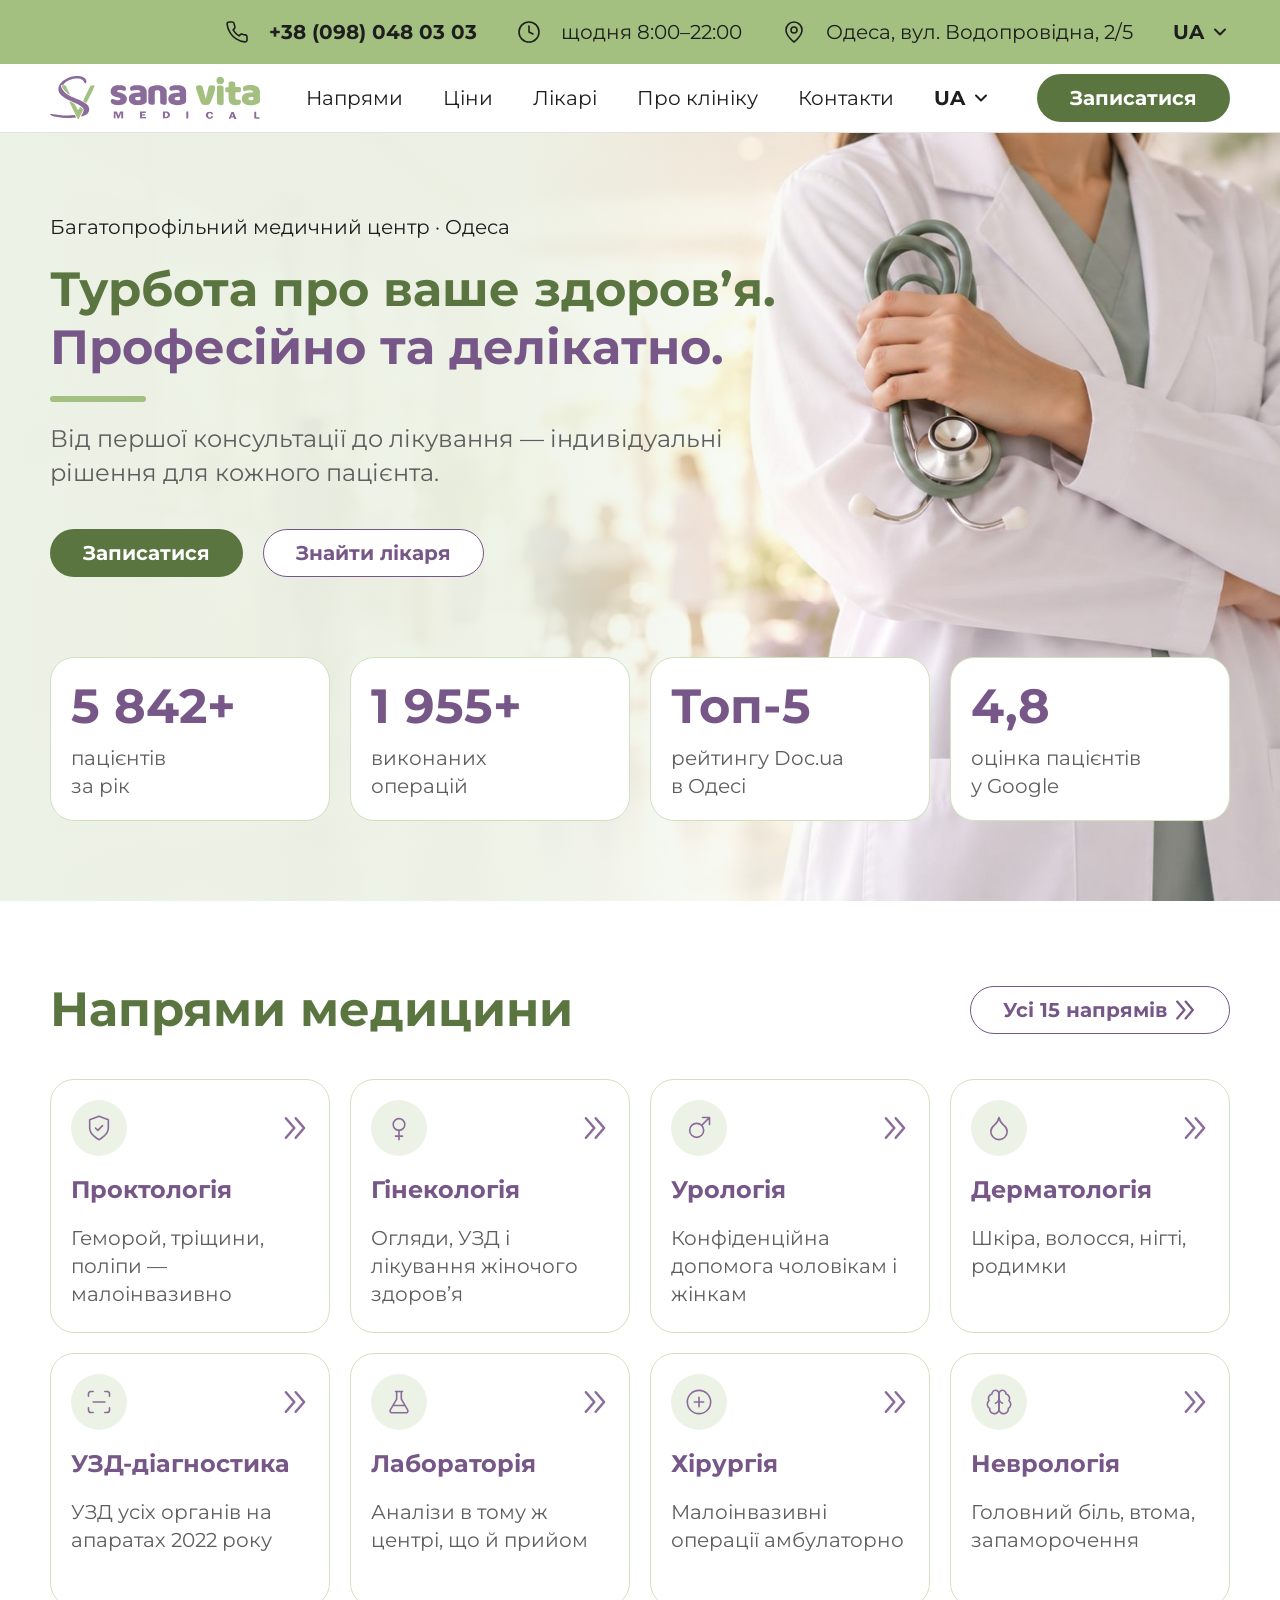
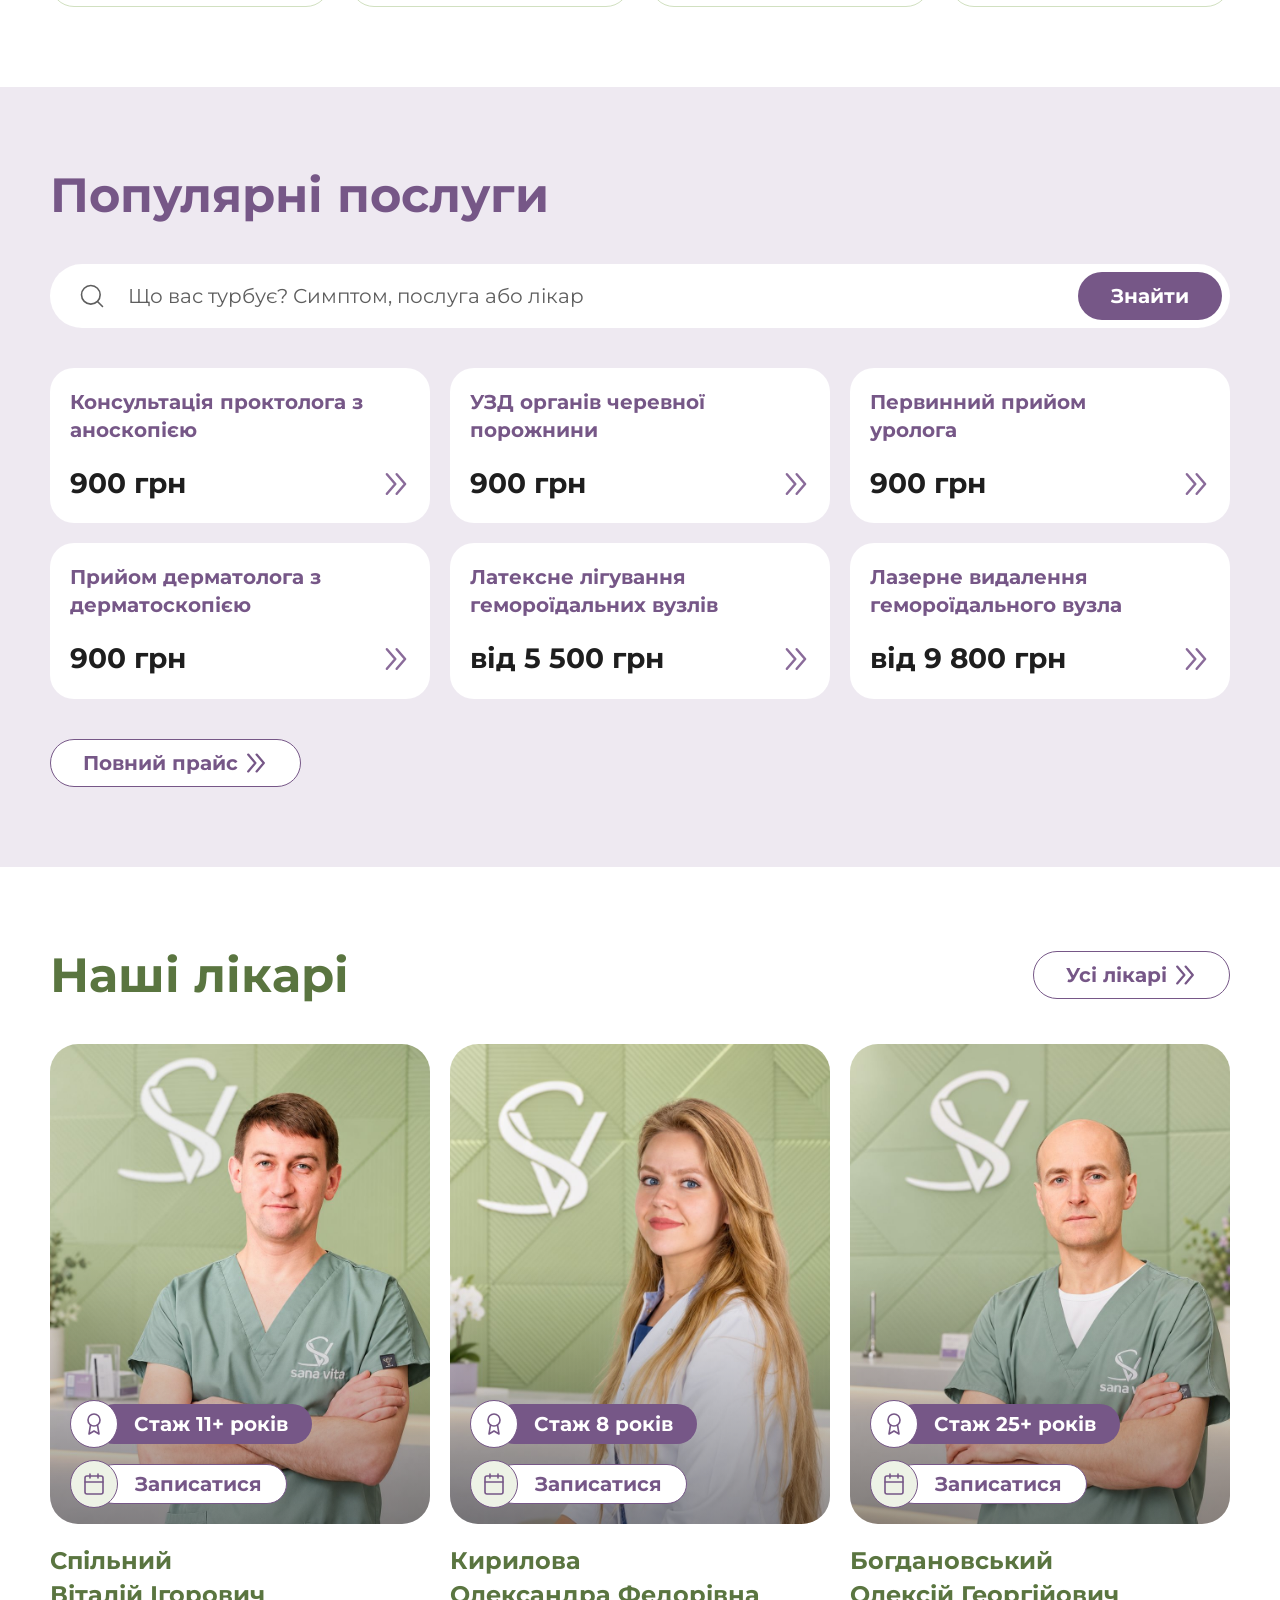
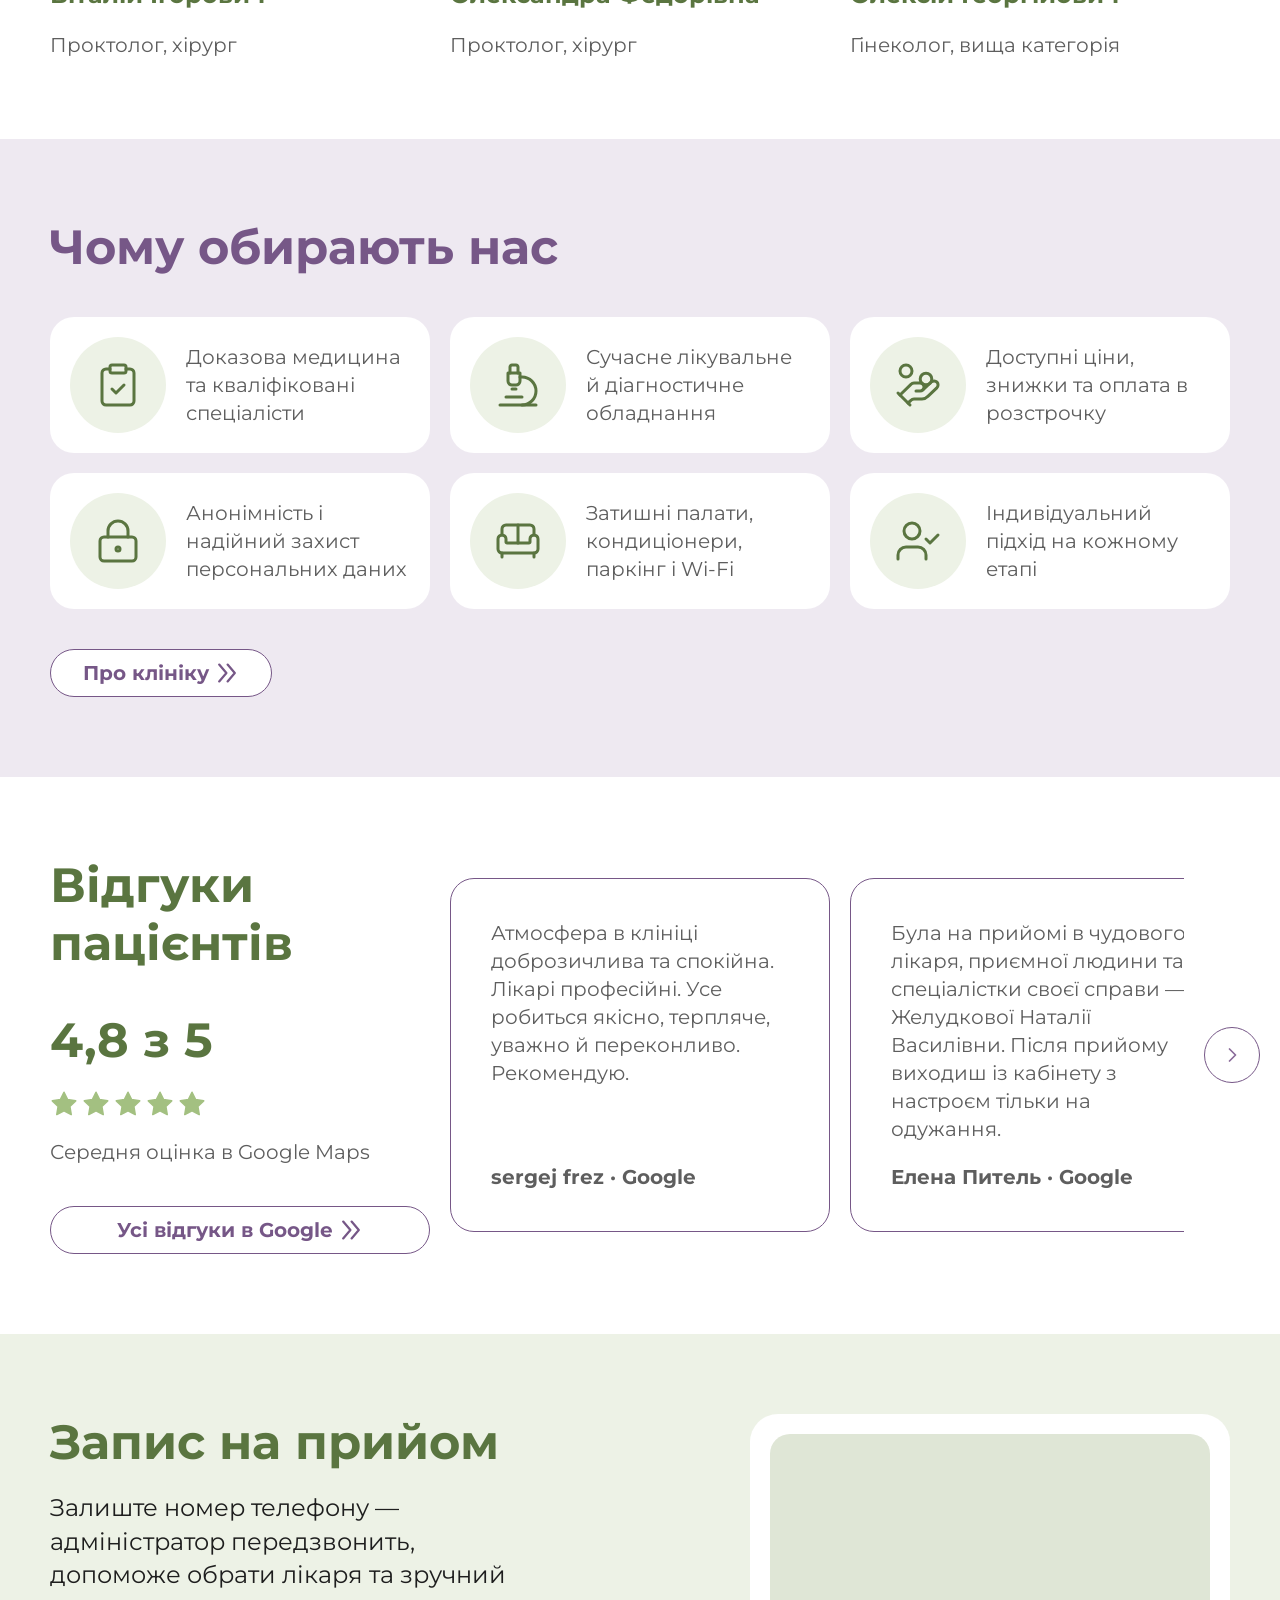
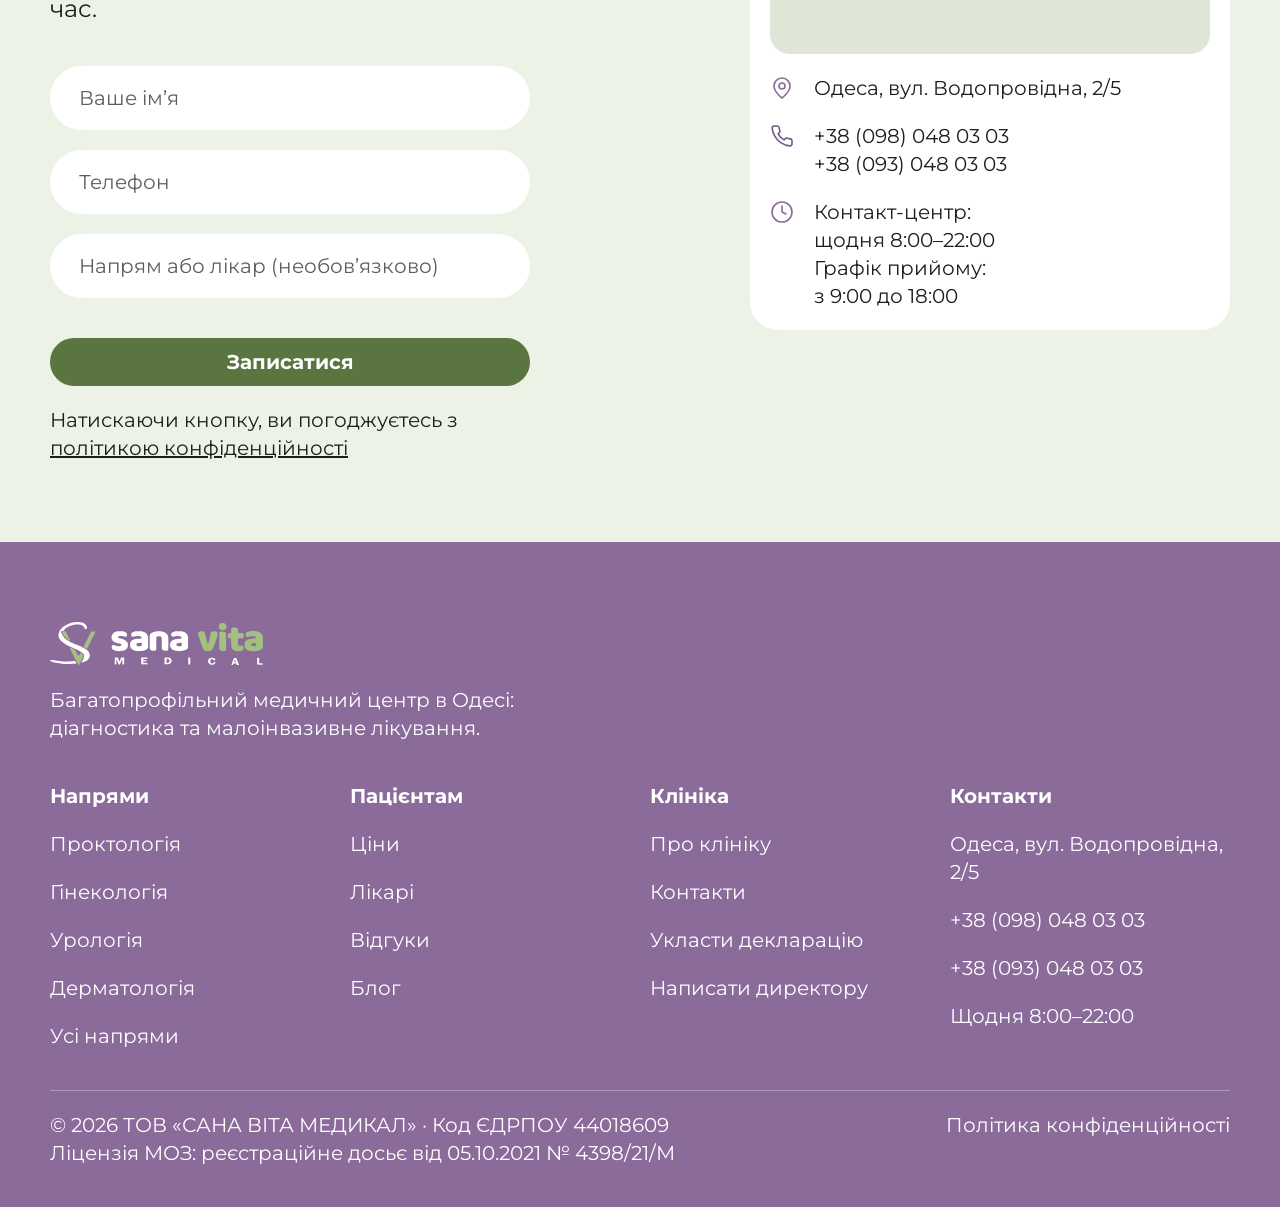
<file: index.html>
<!doctype html>
<html lang="uk">
<head>
  <meta charset="utf-8">
  <meta name="viewport" content="width=device-width, initial-scale=1">
  <title>Sana Vita — багатопрофільний медичний центр в Одесі</title>
  <meta name="description" content="Медичний центр Sana Vita в Одесі: проктологія, гінекологія, урологія, УЗД, лабораторія. Запис на прийом щодня з 8:00 до 22:00.">
  <link rel="icon" href="img/logo.svg" type="image/svg+xml">
  <link rel="preconnect" href="https://fonts.googleapis.com">
  <link rel="preconnect" href="https://fonts.gstatic.com" crossorigin>
  <link href="https://fonts.googleapis.com/css2?family=Montserrat:wght@400;700&display=swap" rel="stylesheet">
  <link rel="stylesheet" href="css/style.css">
</head>
<body>
<header class="header">
  <div class="topbar">
    <div class="topbar__inner">
      <a class="topbar__item topbar__phone" href="tel:+380980480303"><img src="img/icons/phone-dark.svg" alt="">+38 (098) 048 03 03</a>
      <span class="topbar__item topbar__item--hours"><img src="img/icons/clock-dark.svg" alt="">щодня 8:00–22:00</span>
      <span class="topbar__item topbar__item--addr"><img src="img/icons/pin-dark.svg" alt="">Одеса, вул. Водопровідна, 2/5</span>
      <span class="lang topbar__lang--mobile">UA <img src="img/icons/chev-down-dark.svg" alt=""></span>
    </div>
  </div>
  <div class="header__main">
    <div class="header__row">
      <a class="header__logo" href="index.html"><img src="img/logo.svg" alt="Sana Vita — медичний центр" width="210" height="44"></a>
      <nav class="nav" aria-label="Головне меню">
        <a href="index.html#directions">Напрями</a>
        <a href="prices.html">Ціни</a>
        <a href="doctor.html">Лікарі</a>
        <a href="index.html#why">Про клініку</a>
        <a href="contacts.html">Контакти</a>
        <span class="lang">UA <img src="img/icons/chev-down-dark.svg" alt=""></span>
      </nav>
      <a class="btn btn--primary" href="#booking">Записатися</a>
      <button class="menu-btn" type="button" aria-label="Меню" aria-expanded="false" aria-controls="mobile-menu"><img src="img/icons/menu.svg" alt=""></button>
    </div>
  </div>
  <nav class="mobile-menu" id="mobile-menu" aria-label="Мобільне меню">
    <a href="index.html#directions">Напрями</a>
    <a href="prices.html">Ціни</a>
    <a href="doctor.html">Лікарі</a>
    <a href="index.html#why">Про клініку</a>
    <a href="contacts.html">Контакти</a>
  </nav>
</header>

<main>
<section class="hero-home" aria-labelledby="hero-title">
  <div class="hero-home__photo" role="img" aria-label="Лікарка зі стетоскопом у коридорі клініки"></div>
  <div class="hero-home__content">
    <p class="hero-home__eyebrow">Багатопрофільний медичний центр · Одеса</p>
    <h1 class="h1 hero-home__title" id="hero-title">Турбота про ваше здоров’я. <span class="purple">Професійно та делікатно.</span></h1>
    <div class="accent-line"></div>
    <div class="hero-home__photo-m" role="img" aria-label="Лікарка зі стетоскопом у коридорі клініки"></div>
    <p class="lead hero-home__subtitle">Від першої консультації до лікування — індивідуальні рішення для кожного пацієнта.</p>
    <div class="hero-home__buttons">
      <a class="btn btn--primary" href="#booking">Записатися</a>
      <a class="btn btn--secondary" href="#doctors">Знайти лікаря</a>
    </div>
  </div>
  <div class="stats">
    <div class="stat"><span class="stat__value">5 842+</span><span class="stat__caption">пацієнтів<br>за рік</span></div>
    <div class="stat"><span class="stat__value">1 955+</span><span class="stat__caption">виконаних<br>операцій</span></div>
    <div class="stat"><span class="stat__value">Топ-5</span><span class="stat__caption">рейтингу Doc.ua<br>в Одесі</span></div>
    <div class="stat"><span class="stat__value">4,8</span><span class="stat__caption">оцінка пацієнтів<br>у Google</span></div>
  </div>
</section>

<section class="section" id="directions" aria-labelledby="dir-title">
  <div class="section__head">
    <h2 class="h2" id="dir-title">Напрями медицини</h2>
    <a class="btn btn--secondary btn--desktop" href="#">Усі 15 напрямів <img src="img/icons/arrow-double.svg" alt=""></a>
  </div>
  <div class="grid grid--4">
    <a class="card card--border direction" href="hemorrhoids.html">
      <div class="direction__top"><img class="direction__icon card__icon" src="img/icons/direction-1.svg" alt=""><img class="direction__arrow" src="img/icons/arrow-double-light.svg" alt=""></div>
      <h3 class="h3">Проктологія</h3>
      <p class="card__text">Геморой, тріщини, поліпи — малоінвазивно</p>
    </a>
    <a class="card card--border direction" href="#">
      <div class="direction__top"><img class="direction__icon card__icon" src="img/icons/direction-2.svg" alt=""><img class="direction__arrow" src="img/icons/arrow-double-light.svg" alt=""></div>
      <h3 class="h3">Гінекологія</h3>
      <p class="card__text">Огляди, УЗД і лікування жіночого здоров’я</p>
    </a>
    <a class="card card--border direction" href="#">
      <div class="direction__top"><img class="direction__icon card__icon" src="img/icons/direction-3.svg" alt=""><img class="direction__arrow" src="img/icons/arrow-double-light.svg" alt=""></div>
      <h3 class="h3">Урологія</h3>
      <p class="card__text">Конфіденційна допомога чоловікам і жінкам</p>
    </a>
    <a class="card card--border direction" href="#">
      <div class="direction__top"><img class="direction__icon card__icon" src="img/icons/direction-4.svg" alt=""><img class="direction__arrow" src="img/icons/arrow-double-light.svg" alt=""></div>
      <h3 class="h3">Дерматологія</h3>
      <p class="card__text">Шкіра, волосся, нігті, родимки</p>
    </a>
    <a class="card card--border direction" href="#">
      <div class="direction__top"><img class="direction__icon card__icon" src="img/icons/direction-5.svg" alt=""><img class="direction__arrow" src="img/icons/arrow-double-light.svg" alt=""></div>
      <h3 class="h3">УЗД-діагностика</h3>
      <p class="card__text">УЗД усіх органів на апаратах 2022 року</p>
    </a>
    <a class="card card--border direction" href="#">
      <div class="direction__top"><img class="direction__icon card__icon" src="img/icons/direction-6.svg" alt=""><img class="direction__arrow" src="img/icons/arrow-double-light.svg" alt=""></div>
      <h3 class="h3">Лабораторія</h3>
      <p class="card__text">Аналізи в тому ж центрі, що й прийом</p>
    </a>
    <a class="card card--border direction" href="#">
      <div class="direction__top"><img class="direction__icon card__icon" src="img/icons/direction-7.svg" alt=""><img class="direction__arrow" src="img/icons/arrow-double-light.svg" alt=""></div>
      <h3 class="h3">Хірургія</h3>
      <p class="card__text">Малоінвазивні операції амбулаторно</p>
    </a>
    <a class="card card--border direction" href="#">
      <div class="direction__top"><img class="direction__icon card__icon" src="img/icons/direction-8.svg" alt=""><img class="direction__arrow" src="img/icons/arrow-double-light.svg" alt=""></div>
      <h3 class="h3">Неврологія</h3>
      <p class="card__text">Головний біль, втома, запаморочення</p>
    </a>
  </div>
  <a class="btn btn--secondary btn--mobile" href="#">Усі 15 напрямів <img src="img/icons/arrow-double.svg" alt=""></a>
</section>

<section class="section section--purple" aria-labelledby="svc-title">
  <h2 class="h2 h2--purple" id="svc-title">Популярні послуги</h2>
  <form class="search" role="search" action="prices.html">
    <label><img src="img/icons/search.svg" alt=""><span class="visually-hidden">Пошук</span><input type="search" name="q" placeholder="Що вас турбує? Симптом, послуга або лікар"></label>
    <button class="btn btn--search" type="submit">Знайти</button>
  </form>
  <div class="grid grid--3">
    <div class="card service">
      <p class="service__name">Консультація проктолога з аноскопією</p>
      <div class="service__row"><span class="service__price">900 грн</span><a class="service__more" href="prices.html" aria-label="Детальніше у прайсі"><img src="img/icons/arrow-double-light.svg" alt=""></a><a class="btn btn--secondary service__book" href="#booking">Записатися</a></div>
    </div>
    <div class="card service">
      <p class="service__name">УЗД органів черевної порожнини</p>
      <div class="service__row"><span class="service__price">900 грн</span><a class="service__more" href="prices.html" aria-label="Детальніше у прайсі"><img src="img/icons/arrow-double-light.svg" alt=""></a><a class="btn btn--secondary service__book" href="#booking">Записатися</a></div>
    </div>
    <div class="card service">
      <p class="service__name">Первинний прийом уролога</p>
      <div class="service__row"><span class="service__price">900 грн</span><a class="service__more" href="prices.html" aria-label="Детальніше у прайсі"><img src="img/icons/arrow-double-light.svg" alt=""></a><a class="btn btn--secondary service__book" href="#booking">Записатися</a></div>
    </div>
    <div class="card service">
      <p class="service__name">Прийом дерматолога з дерматоскопією</p>
      <div class="service__row"><span class="service__price">900 грн</span><a class="service__more" href="prices.html" aria-label="Детальніше у прайсі"><img src="img/icons/arrow-double-light.svg" alt=""></a><a class="btn btn--secondary service__book" href="#booking">Записатися</a></div>
    </div>
    <div class="card service">
      <p class="service__name">Латексне лігування гемороїдальних вузлів</p>
      <div class="service__row"><span class="service__price">від 5 500 грн</span><a class="service__more" href="prices.html" aria-label="Детальніше у прайсі"><img src="img/icons/arrow-double-light.svg" alt=""></a><a class="btn btn--secondary service__book" href="#booking">Записатися</a></div>
    </div>
    <div class="card service">
      <p class="service__name">Лазерне видалення гемороїдального вузла</p>
      <div class="service__row"><span class="service__price">від 9 800 грн</span><a class="service__more" href="prices.html" aria-label="Детальніше у прайсі"><img src="img/icons/arrow-double-light.svg" alt=""></a><a class="btn btn--secondary service__book" href="#booking">Записатися</a></div>
    </div>
  </div>
  <div><a class="btn btn--secondary " href="prices.html">Повний прайс <img src="img/icons/arrow-double.svg" alt=""></a></div>
</section>

<section class="section" id="doctors" aria-labelledby="doc-title">
  <div class="section__head">
    <h2 class="h2" id="doc-title">Наші лікарі</h2>
    <a class="btn btn--secondary btn--desktop" href="doctor.html">Усі лікарі <img src="img/icons/arrow-double.svg" alt=""></a>
  </div>
  <div class="doctors-row">
    <article class="doctor">
      <div class="doctor__photo">
        <img src="img/photos/spilnyi.jpg" alt="Спільний Віталій Ігорович">
        <span class="chip chip--exp"><span class="chip__icon"><img src="img/icons/award.svg" alt=""></span><span class="chip__pill">Стаж 11+ років</span></span>
        <a class="chip chip--book" href="#booking"><span class="chip__icon"><img src="img/icons/calendar.svg" alt=""></span><span class="chip__pill">Записатися</span></a>
      </div>
      <h3 class="doctor__name"><a href="doctor.html">Спільний<br>Віталій Ігорович</a></h3>
      <p class="doctor__spec">Проктолог, хірург</p>
    </article>
    <article class="doctor">
      <div class="doctor__photo">
        <img src="img/photos/kyrylova.jpg" alt="Кирилова Олександра Федорівна">
        <span class="chip chip--exp"><span class="chip__icon"><img src="img/icons/award.svg" alt=""></span><span class="chip__pill">Стаж 8 років</span></span>
        <a class="chip chip--book" href="#booking"><span class="chip__icon"><img src="img/icons/calendar.svg" alt=""></span><span class="chip__pill">Записатися</span></a>
      </div>
      <h3 class="doctor__name"><a href="doctor.html">Кирилова<br>Олександра Федорівна</a></h3>
      <p class="doctor__spec">Проктолог, хірург</p>
    </article>
    <article class="doctor">
      <div class="doctor__photo">
        <img src="img/photos/bohdanovskyi.jpg" alt="Богдановський Олексій Георгійович">
        <span class="chip chip--exp"><span class="chip__icon"><img src="img/icons/award.svg" alt=""></span><span class="chip__pill">Стаж 25+ років</span></span>
        <a class="chip chip--book" href="#booking"><span class="chip__icon"><img src="img/icons/calendar.svg" alt=""></span><span class="chip__pill">Записатися</span></a>
      </div>
      <h3 class="doctor__name"><a href="doctor.html">Богдановський<br>Олексій Георгійович</a></h3>
      <p class="doctor__spec">Гінеколог, вища категорія</p>
    </article>
  </div>
  <a class="btn btn--secondary btn--mobile" href="doctor.html">Усі лікарі <img src="img/icons/arrow-double.svg" alt=""></a>
</section>

<section class="section section--purple" id="why" aria-labelledby="why-title">
  <h2 class="h2 h2--purple" id="why-title">Чому обирають нас</h2>
  <div class="grid grid--3">
    <div class="card why"><span class="why__icon"><img src="img/icons/why-1.svg" alt=""></span><p>Доказова медицина та кваліфіковані спеціалісти</p></div>
    <div class="card why"><span class="why__icon"><img src="img/icons/why-2.svg" alt=""></span><p>Сучасне лікувальне й діагностичне обладнання</p></div>
    <div class="card why"><span class="why__icon"><img src="img/icons/why-3.svg" alt=""></span><p>Доступні ціни, знижки та оплата в розстрочку</p></div>
    <div class="card why"><span class="why__icon"><img src="img/icons/why-4.svg" alt=""></span><p>Анонімність і надійний захист персональних даних</p></div>
    <div class="card why"><span class="why__icon"><img src="img/icons/why-5.svg" alt=""></span><p>Затишні палати, кондиціонери, паркінг і Wi‑Fi</p></div>
    <div class="card why"><span class="why__icon"><img src="img/icons/why-6.svg" alt=""></span><p>Індивідуальний підхід на кожному етапі</p></div>
  </div>
  <div><a class="btn btn--secondary " href="#">Про клініку <img src="img/icons/arrow-double.svg" alt=""></a></div>
</section>

<section class="section reviews" id="reviews" aria-labelledby="rev-title">
  <div class="reviews__summary">
    <h2 class="h2" id="rev-title">Відгуки<br>пацієнтів</h2>
    <div class="rating">
      <span class="rating__value">4,8 з 5</span>
      <div class="stars" aria-label="5 зірок"><img src="img/icons/star.svg" alt=""><img src="img/icons/star.svg" alt=""><img src="img/icons/star.svg" alt=""><img src="img/icons/star.svg" alt=""><img src="img/icons/star.svg" alt=""></div>
      <span class="muted">Середня оцінка в Google Maps</span>
    </div>
    <a class="btn btn--secondary btn--desktop" href="#">Усі відгуки в Google <img src="img/icons/arrow-double.svg" alt=""></a>
  </div>
  <div class="carousel">
    <div class="carousel__track js-track">
      <article class="review review--purple"><p>Атмосфера в клініці доброзичлива та спокійна. Лікарі професійні. Усе робиться якісно, терпляче, уважно й переконливо. Рекомендую.</p><p class="review__author">sergej frez · Google</p></article>
      <article class="review review--purple"><p>Була на прийомі в чудового лікаря, приємної людини та спеціалістки своєї справи — Желудкової Наталії Василівни. Після прийому виходиш із кабінету з настроєм тільки на одужання.</p><p class="review__author">Елена Питель · Google</p></article>
    </div>
    <button class="btn-round js-next" type="button" aria-label="Наступний відгук"><img src="img/icons/chevron-right.svg" alt=""></button>
  </div>
  <a class="btn btn--secondary btn--mobile" href="#">Усі відгуки в Google <img src="img/icons/arrow-double.svg" alt=""></a>
</section>
</main>

<section class="booking" id="booking" aria-labelledby="booking-title">
  <div class="booking__inner">
    <form class="booking__form js-form">
      <div class="booking__head">
        <h2 class="h2" id="booking-title">Запис на прийом</h2>
        <p>Залиште номер телефону — адміністратор передзвонить, допоможе обрати лікаря та зручний час.</p>
      </div>
      <div class="fields">
        <label><span class="visually-hidden">Ваше ім’я</span><input class="input" type="text" name="name" placeholder="Ваше ім’я" autocomplete="name"></label>
        <label><span class="visually-hidden">Телефон</span><input class="input" type="tel" name="phone" placeholder="Телефон" autocomplete="tel" required></label>
        <label><span class="visually-hidden">Напрям або лікар</span><input class="input" type="text" name="direction" placeholder="Напрям або лікар (необов’язково)"></label>
      </div>
      <div class="booking__submit">
        <button class="btn btn--primary" type="submit">Записатися</button>
        <p class="consent">Натискаючи кнопку, ви погоджуєтесь з <a href="#">політикою конфіденційності</a></p>
        <p class="form-note" hidden>Дякуємо! Адміністратор скоро вам передзвонить.</p>
      </div>
    </form>
    <div class="contacts-card">
      <div class="map"><iframe src="https://www.google.com/maps?q=%D0%9E%D0%B4%D0%B5%D1%81%D0%B0%2C+%D0%B2%D1%83%D0%BB.+%D0%92%D0%BE%D0%B4%D0%BE%D0%BF%D1%80%D0%BE%D0%B2%D1%96%D0%B4%D0%BD%D0%B0%2C+2%2F5&output=embed" title="Карта: Одеса, вул. Водопровідна, 2/5" loading="lazy" referrerpolicy="no-referrer-when-downgrade"></iframe></div>
      <p class="contact-line"><img src="img/icons/pin.svg" alt="">Одеса, вул. Водопровідна, 2/5</p>
      <p class="contact-line"><img src="img/icons/phone.svg" alt=""><span><a href="tel:+380980480303">+38 (098) 048 03 03</a><br><a href="tel:+380930480303">+38 (093) 048 03 03</a></span></p>
      <p class="contact-line"><img src="img/icons/clock.svg" alt=""><span>Контакт-центр:<br>щодня 8:00–22:00<br>Графік прийому:<br>з 9:00 до 18:00</span></p>
    </div>
  </div>
</section>
<footer class="footer">
  <div class="footer__brand">
    <img src="img/logo-white.svg" alt="Sana Vita" width="213" height="44">
    <p>Багатопрофільний медичний центр в Одесі: діагностика та малоінвазивне лікування.</p>
  </div>
  <div class="footer__cols">
    <div class="footer__col">
      <p class="footer__title">Напрями</p>
      <a href="hemorrhoids.html">Проктологія</a>
      <a href="#">Гінекологія</a>
      <a href="#">Урологія</a>
      <a href="#">Дерматологія</a>
      <a href="index.html#directions">Усі напрями</a>
    </div>
    <div class="footer__col">
      <p class="footer__title">Пацієнтам</p>
      <a href="prices.html">Ціни</a>
      <a href="doctor.html">Лікарі</a>
      <a href="index.html#reviews">Відгуки</a>
      <a href="#">Блог</a>
    </div>
    <div class="footer__col footer__col--wide">
      <p class="footer__title">Клініка</p>
      <a href="index.html#why">Про клініку</a>
      <a href="contacts.html">Контакти</a>
      <a href="#">Укласти декларацію</a>
      <a href="mailto:director@sanavita.com.ua">Написати директору</a>
    </div>
    <div class="footer__col footer__col--wide">
      <p class="footer__title">Контакти</p>
      <span>Одеса, вул. Водопровідна, 2/5</span>
      <a href="tel:+380980480303">+38 (098) 048 03 03</a>
      <a href="tel:+380930480303">+38 (093) 048 03 03</a>
      <span>Щодня 8:00–22:00</span>
    </div>
  </div>
  <div class="footer__bottom">
    <p class="footer__legal">© 2026 ТОВ «САНА ВІТА МЕДИКАЛ» · Код ЄДРПОУ 44018609<br>Ліцензія МОЗ: реєстраційне досьє від 05.10.2021 № 4398/21/М</p>
    <a href="#">Політика конфіденційності</a>
  </div>
</footer>

<div class="sticky-bar">
  <a class="btn btn--primary" href="#booking">Записатися</a>
  <a class="sticky-bar__phone" href="tel:+380980480303" aria-label="Зателефонувати"><img src="img/icons/phone.svg" alt=""></a>
</div>

<script src="js/main.js"></script>
</body>
</html>
</file>
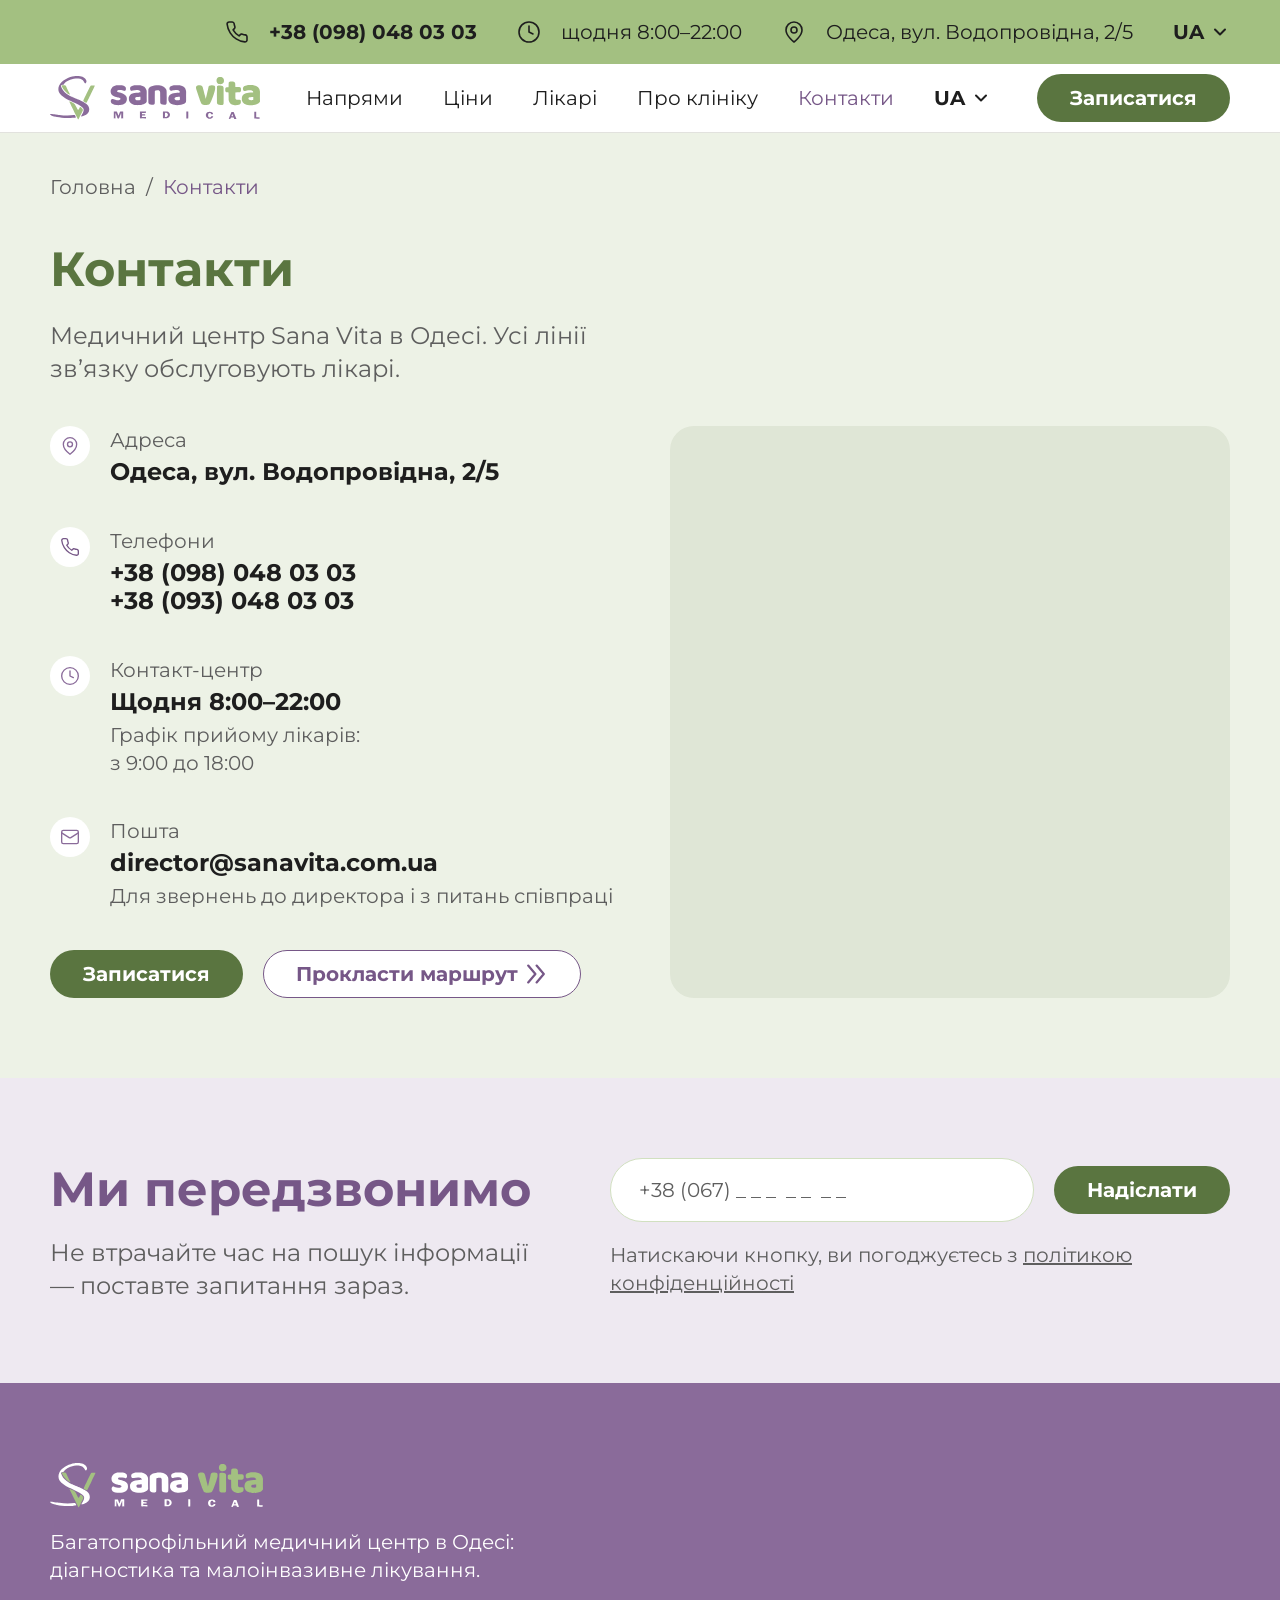
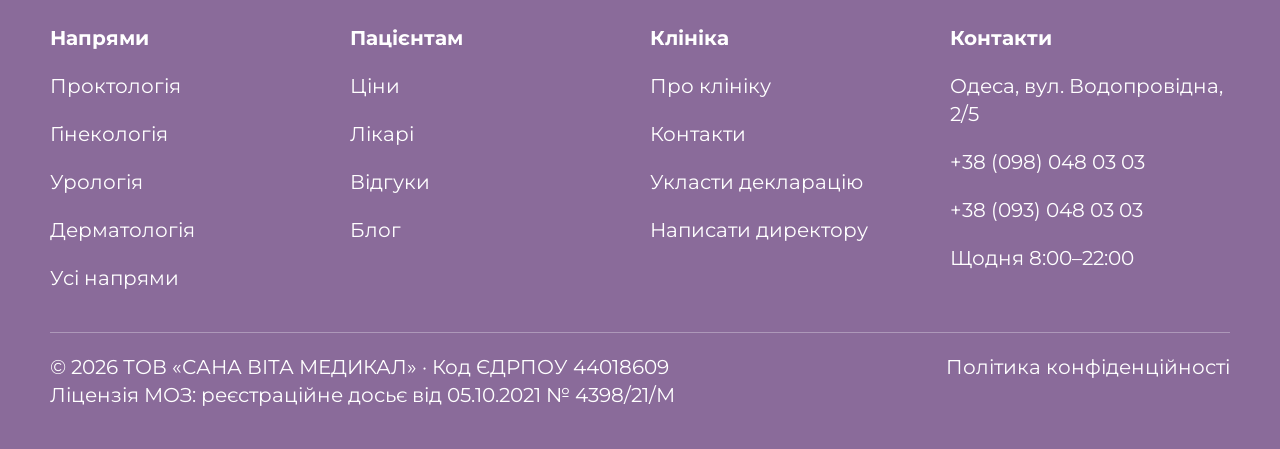
<file: contacts.html>
<!doctype html>
<html lang="uk">
<head>
  <meta charset="utf-8">
  <meta name="viewport" content="width=device-width, initial-scale=1">
  <title>Контакти медичного центру Sana Vita, Одеса</title>
  <meta name="description" content="Sana Vita: Одеса, вул. Водопровідна, 2/5. Телефони +38 (098) 048 03 03, +38 (093) 048 03 03. Контакт-центр щодня 8:00–22:00.">
  <link rel="icon" href="img/logo.svg" type="image/svg+xml">
  <link rel="preconnect" href="https://fonts.googleapis.com">
  <link rel="preconnect" href="https://fonts.gstatic.com" crossorigin>
  <link href="https://fonts.googleapis.com/css2?family=Montserrat:wght@400;700&display=swap" rel="stylesheet">
  <link rel="stylesheet" href="css/style.css">
</head>
<body>
<header class="header">
  <div class="topbar">
    <div class="topbar__inner">
      <a class="topbar__item topbar__phone" href="tel:+380980480303"><img src="img/icons/phone-dark.svg" alt="">+38 (098) 048 03 03</a>
      <span class="topbar__item topbar__item--hours"><img src="img/icons/clock-dark.svg" alt="">щодня 8:00–22:00</span>
      <span class="topbar__item topbar__item--addr"><img src="img/icons/pin-dark.svg" alt="">Одеса, вул. Водопровідна, 2/5</span>
      <span class="lang topbar__lang--mobile">UA <img src="img/icons/chev-down-dark.svg" alt=""></span>
    </div>
  </div>
  <div class="header__main">
    <div class="header__row">
      <a class="header__logo" href="index.html"><img src="img/logo.svg" alt="Sana Vita — медичний центр" width="210" height="44"></a>
      <nav class="nav" aria-label="Головне меню">
        <a href="index.html#directions">Напрями</a>
        <a href="prices.html">Ціни</a>
        <a href="doctor.html">Лікарі</a>
        <a href="index.html#why">Про клініку</a>
        <a href="contacts.html" aria-current="page">Контакти</a>
        <span class="lang">UA <img src="img/icons/chev-down-dark.svg" alt=""></span>
      </nav>
      <a class="btn btn--primary" href="#booking">Записатися</a>
      <button class="menu-btn" type="button" aria-label="Меню" aria-expanded="false" aria-controls="mobile-menu"><img src="img/icons/menu.svg" alt=""></button>
    </div>
  </div>
  <nav class="mobile-menu" id="mobile-menu" aria-label="Мобільне меню">
    <a href="index.html#directions">Напрями</a>
    <a href="prices.html">Ціни</a>
    <a href="doctor.html">Лікарі</a>
    <a href="index.html#why">Про клініку</a>
    <a href="contacts.html" aria-current="page">Контакти</a>
  </nav>
</header>

<main>
<section class="page-hero" aria-labelledby="hero-title">
  <nav class="breadcrumbs" aria-label="Хлібні крихти"><a href="index.html">Головна</a><span class="sep">/</span><span aria-current="page">Контакти</span></nav>
  <div class="contacts-hero__intro">
    <h1 class="h1" id="hero-title">Контакти</h1>
    <p class="lead">Медичний центр Sana Vita в Одесі. Усі лінії зв’язку обслуговують лікарі.</p>
  </div>
  <div class="contacts-hero__row">
    <div class="contacts-hero__left">
      <ul class="contacts-list">
        <li class="contact-item"><span class="contact-item__icon"><img src="img/icons/pin.svg" alt=""></span><div class="contact-item__body"><span class="contact-item__label">Адреса</span><span class="contact-item__value">Одеса, вул. Водопровідна, 2/5</span></div></li>
        <li class="contact-item"><span class="contact-item__icon"><img src="img/icons/phone.svg" alt=""></span><div class="contact-item__body"><span class="contact-item__label">Телефони</span><span class="contact-item__value"><a href="tel:+380980480303">+38 (098) 048 03 03</a><br><a href="tel:+380930480303">+38 (093) 048 03 03</a></span></div></li>
        <li class="contact-item"><span class="contact-item__icon"><img src="img/icons/clock.svg" alt=""></span><div class="contact-item__body"><span class="contact-item__label">Контакт-центр</span><span class="contact-item__value">Щодня 8:00–22:00</span><span class="contact-item__note">Графік прийому лікарів:<br>з 9:00 до 18:00</span></div></li>
        <li class="contact-item"><span class="contact-item__icon"><img src="img/icons/mail.svg" alt=""></span><div class="contact-item__body"><span class="contact-item__label">Пошта</span><a class="contact-item__value" href="mailto:director@sanavita.com.ua">director@sanavita.com.ua</a><span class="contact-item__note">Для звернень до директора і з питань співпраці</span></div></li>
      </ul>
      <div class="buttons">
        <a class="btn btn--primary" href="index.html#booking">Записатися</a>
        <a class="btn btn--secondary" href="https://www.google.com/maps/dir/?api=1&amp;destination=%D0%9E%D0%B4%D0%B5%D1%81%D0%B0%2C+%D0%B2%D1%83%D0%BB.+%D0%92%D0%BE%D0%B4%D0%BE%D0%BF%D1%80%D0%BE%D0%B2%D1%96%D0%B4%D0%BD%D0%B0%2C+2%2F5" target="_blank" rel="noopener">Прокласти маршрут <img src="img/icons/arrow-double.svg" alt=""></a>
      </div>
    </div>
    <div class="contacts-map"><iframe src="https://www.google.com/maps?q=%D0%9E%D0%B4%D0%B5%D1%81%D0%B0%2C+%D0%B2%D1%83%D0%BB.+%D0%92%D0%BE%D0%B4%D0%BE%D0%BF%D1%80%D0%BE%D0%B2%D1%96%D0%B4%D0%BD%D0%B0%2C+2%2F5&output=embed" title="Карта: Одеса, вул. Водопровідна, 2/5" loading="lazy" referrerpolicy="no-referrer-when-downgrade"></iframe></div>
  </div>
</section>

<section class="section section--purple callback" id="booking" aria-labelledby="cb-title">
  <div class="callback__row">
    <h2 class="h2 h2--purple" id="cb-title">Ми передзвонимо</h2>
    <form class="callback__form js-form">
      <label class="visually-hidden" for="cb-phone">Телефон</label>
      <input class="input input--border" id="cb-phone" type="tel" name="phone" placeholder="+38 (067) _ _ _  _ _  _ _" required>
      <button class="btn btn--primary" type="submit">Надіслати</button>
      <p class="form-note" hidden>Дякуємо! Ми скоро передзвонимо.</p>
    </form>
  </div>
  <div class="callback__row">
    <p class="callback__desc">Не втрачайте час на пошук інформації — поставте запитання зараз.</p>
    <p class="callback__consent">Натискаючи кнопку, ви погоджуєтесь з <a href="#"><u>політикою конфіденційності</u></a></p>
  </div>
</section>
</main>

<footer class="footer">
  <div class="footer__brand">
    <img src="img/logo-white.svg" alt="Sana Vita" width="213" height="44">
    <p>Багатопрофільний медичний центр в Одесі: діагностика та малоінвазивне лікування.</p>
  </div>
  <div class="footer__cols">
    <div class="footer__col">
      <p class="footer__title">Напрями</p>
      <a href="hemorrhoids.html">Проктологія</a>
      <a href="#">Гінекологія</a>
      <a href="#">Урологія</a>
      <a href="#">Дерматологія</a>
      <a href="index.html#directions">Усі напрями</a>
    </div>
    <div class="footer__col">
      <p class="footer__title">Пацієнтам</p>
      <a href="prices.html">Ціни</a>
      <a href="doctor.html">Лікарі</a>
      <a href="index.html#reviews">Відгуки</a>
      <a href="#">Блог</a>
    </div>
    <div class="footer__col footer__col--wide">
      <p class="footer__title">Клініка</p>
      <a href="index.html#why">Про клініку</a>
      <a href="contacts.html">Контакти</a>
      <a href="#">Укласти декларацію</a>
      <a href="mailto:director@sanavita.com.ua">Написати директору</a>
    </div>
    <div class="footer__col footer__col--wide">
      <p class="footer__title">Контакти</p>
      <span>Одеса, вул. Водопровідна, 2/5</span>
      <a href="tel:+380980480303">+38 (098) 048 03 03</a>
      <a href="tel:+380930480303">+38 (093) 048 03 03</a>
      <span>Щодня 8:00–22:00</span>
    </div>
  </div>
  <div class="footer__bottom">
    <p class="footer__legal">© 2026 ТОВ «САНА ВІТА МЕДИКАЛ» · Код ЄДРПОУ 44018609<br>Ліцензія МОЗ: реєстраційне досьє від 05.10.2021 № 4398/21/М</p>
    <a href="#">Політика конфіденційності</a>
  </div>
</footer>

<div class="sticky-bar">
  <a class="btn btn--primary" href="#booking">Записатися</a>
  <a class="sticky-bar__phone" href="tel:+380980480303" aria-label="Зателефонувати"><img src="img/icons/phone.svg" alt=""></a>
</div>

<script src="js/main.js"></script>
</body>
</html>
</file>
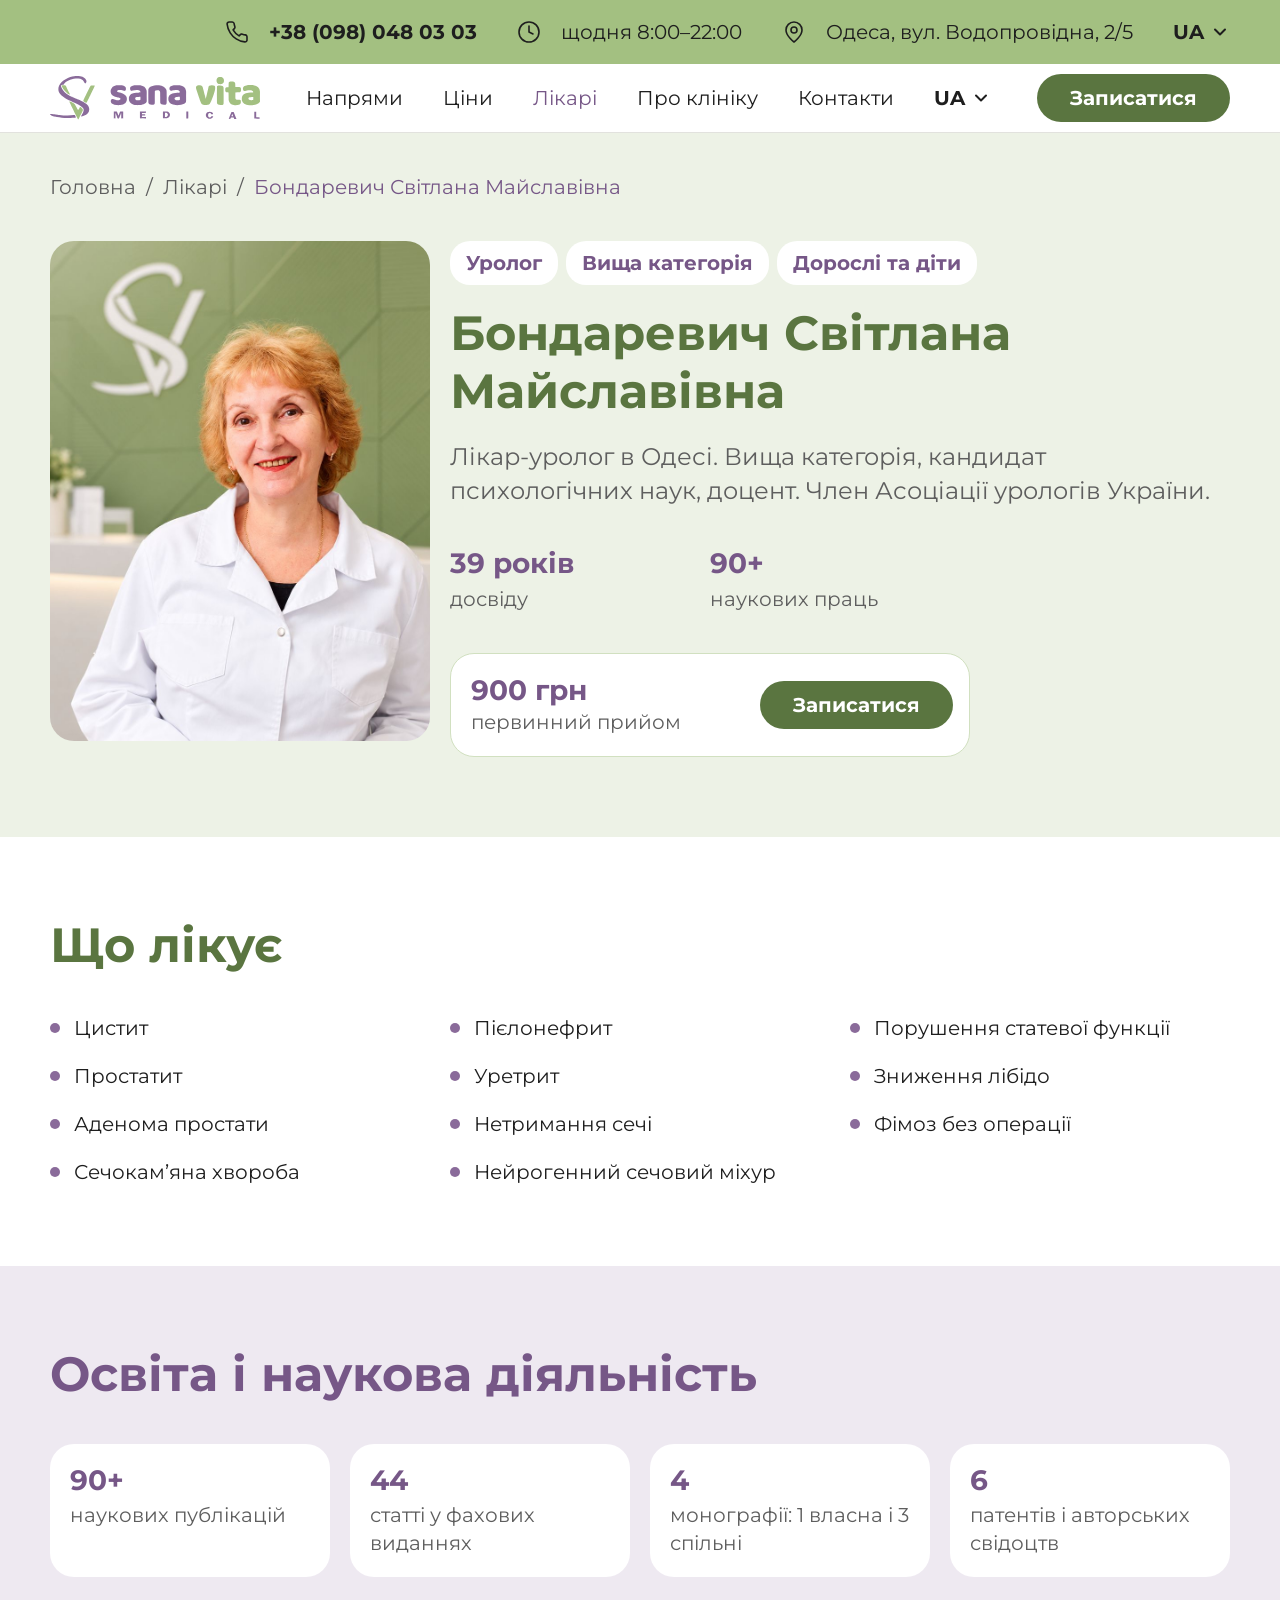
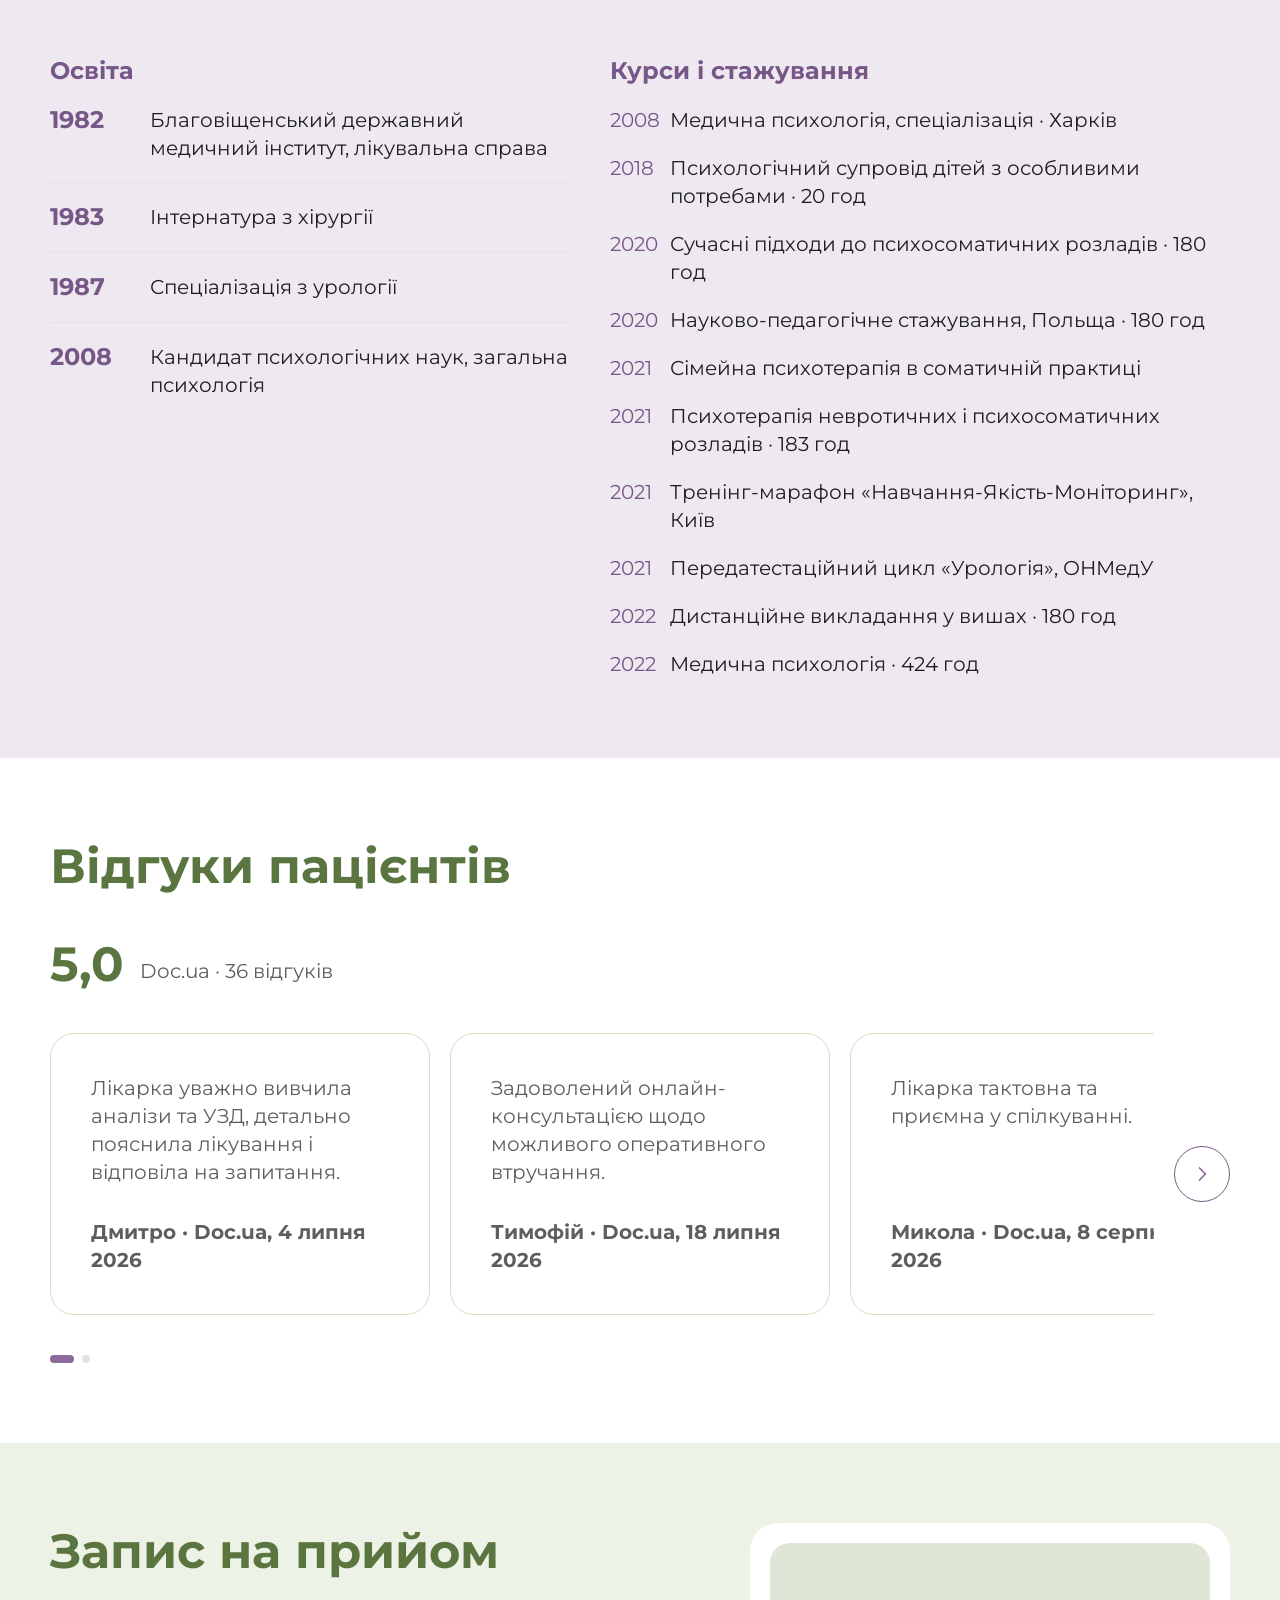
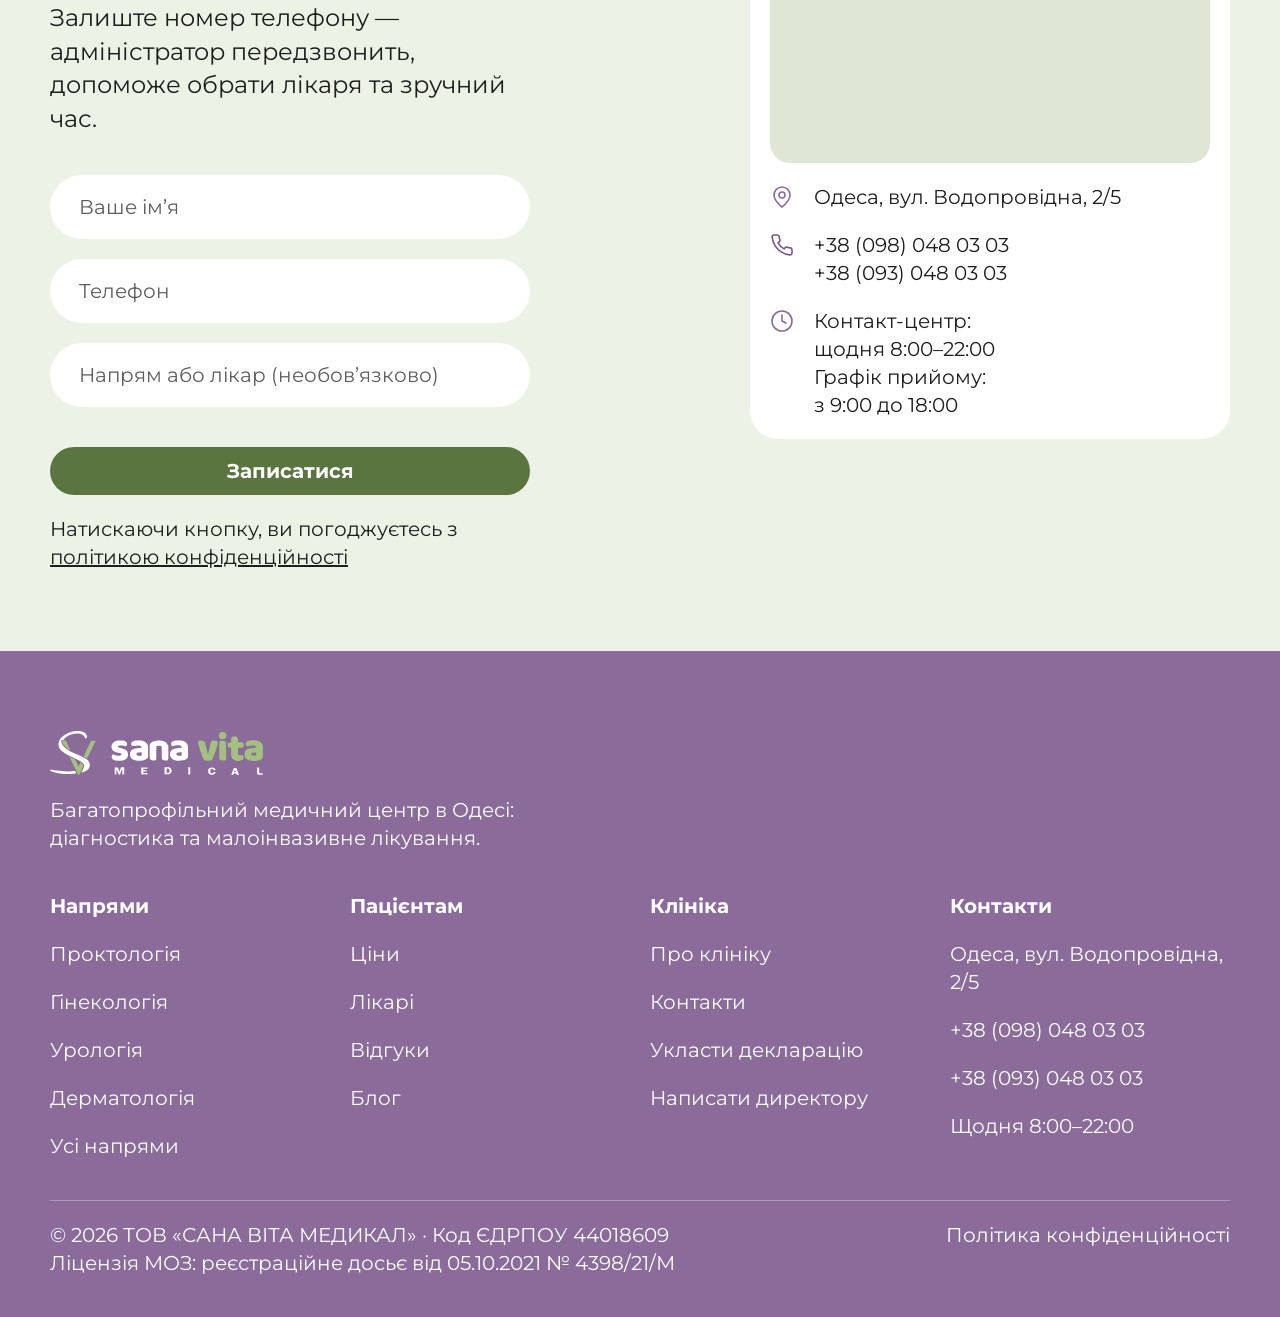
<file: doctor.html>
<!doctype html>
<html lang="uk">
<head>
  <meta charset="utf-8">
  <meta name="viewport" content="width=device-width, initial-scale=1">
  <title>Бондаревич Світлана Майславівна — уролог в Одесі | Sana Vita</title>
  <meta name="description" content="Лікар-уролог вищої категорії Бондаревич Світлана Майславівна: 39 років досвіду, 90+ наукових праць. Первинний прийом 900 грн. Запис у Sana Vita, Одеса.">
  <link rel="icon" href="img/logo.svg" type="image/svg+xml">
  <link rel="preconnect" href="https://fonts.googleapis.com">
  <link rel="preconnect" href="https://fonts.gstatic.com" crossorigin>
  <link href="https://fonts.googleapis.com/css2?family=Montserrat:wght@400;700&display=swap" rel="stylesheet">
  <link rel="stylesheet" href="css/style.css">
</head>
<body>
<header class="header">
  <div class="topbar">
    <div class="topbar__inner">
      <a class="topbar__item topbar__phone" href="tel:+380980480303"><img src="img/icons/phone-dark.svg" alt="">+38 (098) 048 03 03</a>
      <span class="topbar__item topbar__item--hours"><img src="img/icons/clock-dark.svg" alt="">щодня 8:00–22:00</span>
      <span class="topbar__item topbar__item--addr"><img src="img/icons/pin-dark.svg" alt="">Одеса, вул. Водопровідна, 2/5</span>
      <span class="lang topbar__lang--mobile">UA <img src="img/icons/chev-down-dark.svg" alt=""></span>
    </div>
  </div>
  <div class="header__main">
    <div class="header__row">
      <a class="header__logo" href="index.html"><img src="img/logo.svg" alt="Sana Vita — медичний центр" width="210" height="44"></a>
      <nav class="nav" aria-label="Головне меню">
        <a href="index.html#directions">Напрями</a>
        <a href="prices.html">Ціни</a>
        <a href="doctor.html" aria-current="page">Лікарі</a>
        <a href="index.html#why">Про клініку</a>
        <a href="contacts.html">Контакти</a>
        <span class="lang">UA <img src="img/icons/chev-down-dark.svg" alt=""></span>
      </nav>
      <a class="btn btn--primary" href="#booking">Записатися</a>
      <button class="menu-btn" type="button" aria-label="Меню" aria-expanded="false" aria-controls="mobile-menu"><img src="img/icons/menu.svg" alt=""></button>
    </div>
  </div>
  <nav class="mobile-menu" id="mobile-menu" aria-label="Мобільне меню">
    <a href="index.html#directions">Напрями</a>
    <a href="prices.html">Ціни</a>
    <a href="doctor.html" aria-current="page">Лікарі</a>
    <a href="index.html#why">Про клініку</a>
    <a href="contacts.html">Контакти</a>
  </nav>
</header>

<main>
<section class="page-hero" aria-labelledby="hero-title">
  <nav class="breadcrumbs" aria-label="Хлібні крихти"><a href="index.html">Головна</a><span class="sep">/</span><a href="index.html#doctors">Лікарі</a><span class="sep">/</span><span aria-current="page">Бондаревич Світлана Майславівна</span></nav>
  <div class="doc-hero">
    <div class="doc-hero__photo"><img src="img/photos/bondarevych.jpg" alt="Бондаревич Світлана Майславівна"></div>
    <div class="doc-hero__info">
      <div class="doc-hero__text">
        <div class="tags"><span>Уролог</span><span>Вища категорія</span><span>Дорослі та діти</span></div>
        <h1 class="h1" id="hero-title">Бондаревич Світлана Майславівна</h1>
        <p class="lead">Лікар-уролог в Одесі. Вища категорія, кандидат психологічних наук, доцент. Член Асоціації урологів України.</p>
      </div>
      <div class="doc-facts">
        <div><strong>39 років</strong><span>досвіду</span></div>
        <div><strong>90+</strong><span>наукових праць</span></div>
      </div>
      <div class="price-box">
        <div><strong>900 грн</strong><span>первинний прийом</span></div>
        <a class="btn btn--primary" href="#booking">Записатися</a>
      </div>
    </div>
  </div>
</section>

<section class="section" aria-labelledby="cond-title">
  <h2 class="h2" id="cond-title">Що лікує</h2>
  <ul class="bullets">
    <li>Цистит</li>
    <li>Пієлонефрит</li>
    <li>Порушення статевої функції</li>
    <li>Простатит</li>
    <li>Уретрит</li>
    <li>Зниження лібідо</li>
    <li>Аденома простати</li>
    <li>Нетримання сечі</li>
    <li>Фімоз без операції</li>
    <li>Сечокам’яна хвороба</li>
    <li>Нейрогенний сечовий міхур</li>
  </ul>
</section>

<section class="section section--purple education" aria-labelledby="edu-title">
  <div class="education__head">
    <h2 class="h2 h2--purple" id="edu-title">Освіта і наукова діяльність</h2>
    <div class="grid grid--4 stats-4">
      <div class="stat-card"><strong>90+</strong><span>наукових публікацій</span></div>
      <div class="stat-card"><strong>44</strong><span>статті у фахових виданнях</span></div>
      <div class="stat-card"><strong>4</strong><span>монографії: 1 власна і 3 спільні</span></div>
      <div class="stat-card"><strong>6</strong><span>патентів і авторських свідоцтв</span></div>
    </div>
  </div>
  <div class="education__lists">
    <div class="edu-list">
      <h3 class="h3">Освіта</h3>
      <ul class="edu-list">
        <li class="edu-item"><b>1982</b><span>Благовіщенський державний медичний інститут, лікувальна справа</span></li>
        <li class="edu-item"><b>1983</b><span>Інтернатура з хірургії</span></li>
        <li class="edu-item"><b>1987</b><span>Спеціалізація з урології</span></li>
        <li class="edu-item"><b>2008</b><span>Кандидат психологічних наук, загальна психологія</span></li>
      </ul>
    </div>
    <div class="edu-list">
      <h3 class="h3">Курси і стажування</h3>
      <ul class="edu-list">
        <li class="course"><b>2008</b><span>Медична психологія, спеціалізація · Харків</span></li>
        <li class="course"><b>2018</b><span>Психологічний супровід дітей з особливими потребами · 20 год</span></li>
        <li class="course"><b>2020</b><span>Сучасні підходи до психосоматичних розладів · 180 год</span></li>
        <li class="course"><b>2020</b><span>Науково-педагогічне стажування, Польща · 180 год</span></li>
        <li class="course"><b>2021</b><span>Сімейна психотерапія в соматичній практиці</span></li>
        <li class="course"><b>2021</b><span>Психотерапія невротичних і психосоматичних розладів · 183 год</span></li>
        <li class="course"><b>2021</b><span>Тренінг-марафон «Навчання-Якість-Моніторинг», Київ</span></li>
        <li class="course"><b>2021</b><span>Передатестаційний цикл «Урологія», ОНМедУ</span></li>
        <li class="course"><b>2022</b><span>Дистанційне викладання у вишах · 180 год</span></li>
        <li class="course"><b>2022</b><span>Медична психологія · 424 год</span></li>
      </ul>
    </div>
  </div>
</section>

<section class="section" aria-labelledby="rev-title">
  <h2 class="h2" id="rev-title">Відгуки пацієнтів</h2>
  <div class="rating-inline"><strong>5,0</strong><span>Doc.ua · 36 відгуків</span></div>
  <div class="carousel">
    <div class="carousel__track js-track">
        <article class="review review--green review--doc"><p>Лікарка уважно вивчила аналізи та УЗД, детально пояснила лікування і відповіла на запитання.</p><p class="review__author">Дмитро · Doc.ua, 4 липня 2026</p></article>
        <article class="review review--green review--doc"><p>Задоволений онлайн-консультацією щодо можливого оперативного втручання.</p><p class="review__author">Тимофій · Doc.ua, 18 липня 2026</p></article>
        <article class="review review--green review--doc"><p>Лікарка тактовна та приємна у спілкуванні.</p><p class="review__author">Микола · Doc.ua, 8 серпня 2026</p></article>
    </div>
    <button class="btn-round js-next" type="button" aria-label="Наступний відгук"><img src="img/icons/chevron-right.svg" alt=""></button>
  </div>
  <div class="dots js-dots" aria-hidden="true"><span class="is-active"></span><span></span></div>
</section>
</main>

<section class="booking" id="booking" aria-labelledby="booking-title">
  <div class="booking__inner">
    <form class="booking__form js-form">
      <div class="booking__head">
        <h2 class="h2" id="booking-title">Запис на прийом</h2>
        <p>Залиште номер телефону — адміністратор передзвонить, допоможе обрати лікаря та зручний час.</p>
      </div>
      <div class="fields">
        <label><span class="visually-hidden">Ваше ім’я</span><input class="input" type="text" name="name" placeholder="Ваше ім’я" autocomplete="name"></label>
        <label><span class="visually-hidden">Телефон</span><input class="input" type="tel" name="phone" placeholder="Телефон" autocomplete="tel" required></label>
        <label><span class="visually-hidden">Напрям або лікар</span><input class="input" type="text" name="direction" placeholder="Напрям або лікар (необов’язково)"></label>
      </div>
      <div class="booking__submit">
        <button class="btn btn--primary" type="submit">Записатися</button>
        <p class="consent">Натискаючи кнопку, ви погоджуєтесь з <a href="#">політикою конфіденційності</a></p>
        <p class="form-note" hidden>Дякуємо! Адміністратор скоро вам передзвонить.</p>
      </div>
    </form>
    <div class="contacts-card">
      <div class="map"><iframe src="https://www.google.com/maps?q=%D0%9E%D0%B4%D0%B5%D1%81%D0%B0%2C+%D0%B2%D1%83%D0%BB.+%D0%92%D0%BE%D0%B4%D0%BE%D0%BF%D1%80%D0%BE%D0%B2%D1%96%D0%B4%D0%BD%D0%B0%2C+2%2F5&output=embed" title="Карта: Одеса, вул. Водопровідна, 2/5" loading="lazy" referrerpolicy="no-referrer-when-downgrade"></iframe></div>
      <p class="contact-line"><img src="img/icons/pin.svg" alt="">Одеса, вул. Водопровідна, 2/5</p>
      <p class="contact-line"><img src="img/icons/phone.svg" alt=""><span><a href="tel:+380980480303">+38 (098) 048 03 03</a><br><a href="tel:+380930480303">+38 (093) 048 03 03</a></span></p>
      <p class="contact-line"><img src="img/icons/clock.svg" alt=""><span>Контакт-центр:<br>щодня 8:00–22:00<br>Графік прийому:<br>з 9:00 до 18:00</span></p>
    </div>
  </div>
</section>
<footer class="footer">
  <div class="footer__brand">
    <img src="img/logo-white.svg" alt="Sana Vita" width="213" height="44">
    <p>Багатопрофільний медичний центр в Одесі: діагностика та малоінвазивне лікування.</p>
  </div>
  <div class="footer__cols">
    <div class="footer__col">
      <p class="footer__title">Напрями</p>
      <a href="hemorrhoids.html">Проктологія</a>
      <a href="#">Гінекологія</a>
      <a href="#">Урологія</a>
      <a href="#">Дерматологія</a>
      <a href="index.html#directions">Усі напрями</a>
    </div>
    <div class="footer__col">
      <p class="footer__title">Пацієнтам</p>
      <a href="prices.html">Ціни</a>
      <a href="doctor.html">Лікарі</a>
      <a href="index.html#reviews">Відгуки</a>
      <a href="#">Блог</a>
    </div>
    <div class="footer__col footer__col--wide">
      <p class="footer__title">Клініка</p>
      <a href="index.html#why">Про клініку</a>
      <a href="contacts.html">Контакти</a>
      <a href="#">Укласти декларацію</a>
      <a href="mailto:director@sanavita.com.ua">Написати директору</a>
    </div>
    <div class="footer__col footer__col--wide">
      <p class="footer__title">Контакти</p>
      <span>Одеса, вул. Водопровідна, 2/5</span>
      <a href="tel:+380980480303">+38 (098) 048 03 03</a>
      <a href="tel:+380930480303">+38 (093) 048 03 03</a>
      <span>Щодня 8:00–22:00</span>
    </div>
  </div>
  <div class="footer__bottom">
    <p class="footer__legal">© 2026 ТОВ «САНА ВІТА МЕДИКАЛ» · Код ЄДРПОУ 44018609<br>Ліцензія МОЗ: реєстраційне досьє від 05.10.2021 № 4398/21/М</p>
    <a href="#">Політика конфіденційності</a>
  </div>
</footer>

<div class="sticky-bar">
  <a class="btn btn--primary" href="#booking">Записатися</a>
  <a class="sticky-bar__phone" href="tel:+380980480303" aria-label="Зателефонувати"><img src="img/icons/phone.svg" alt=""></a>
</div>

<script src="js/main.js"></script>
</body>
</html>
</file>
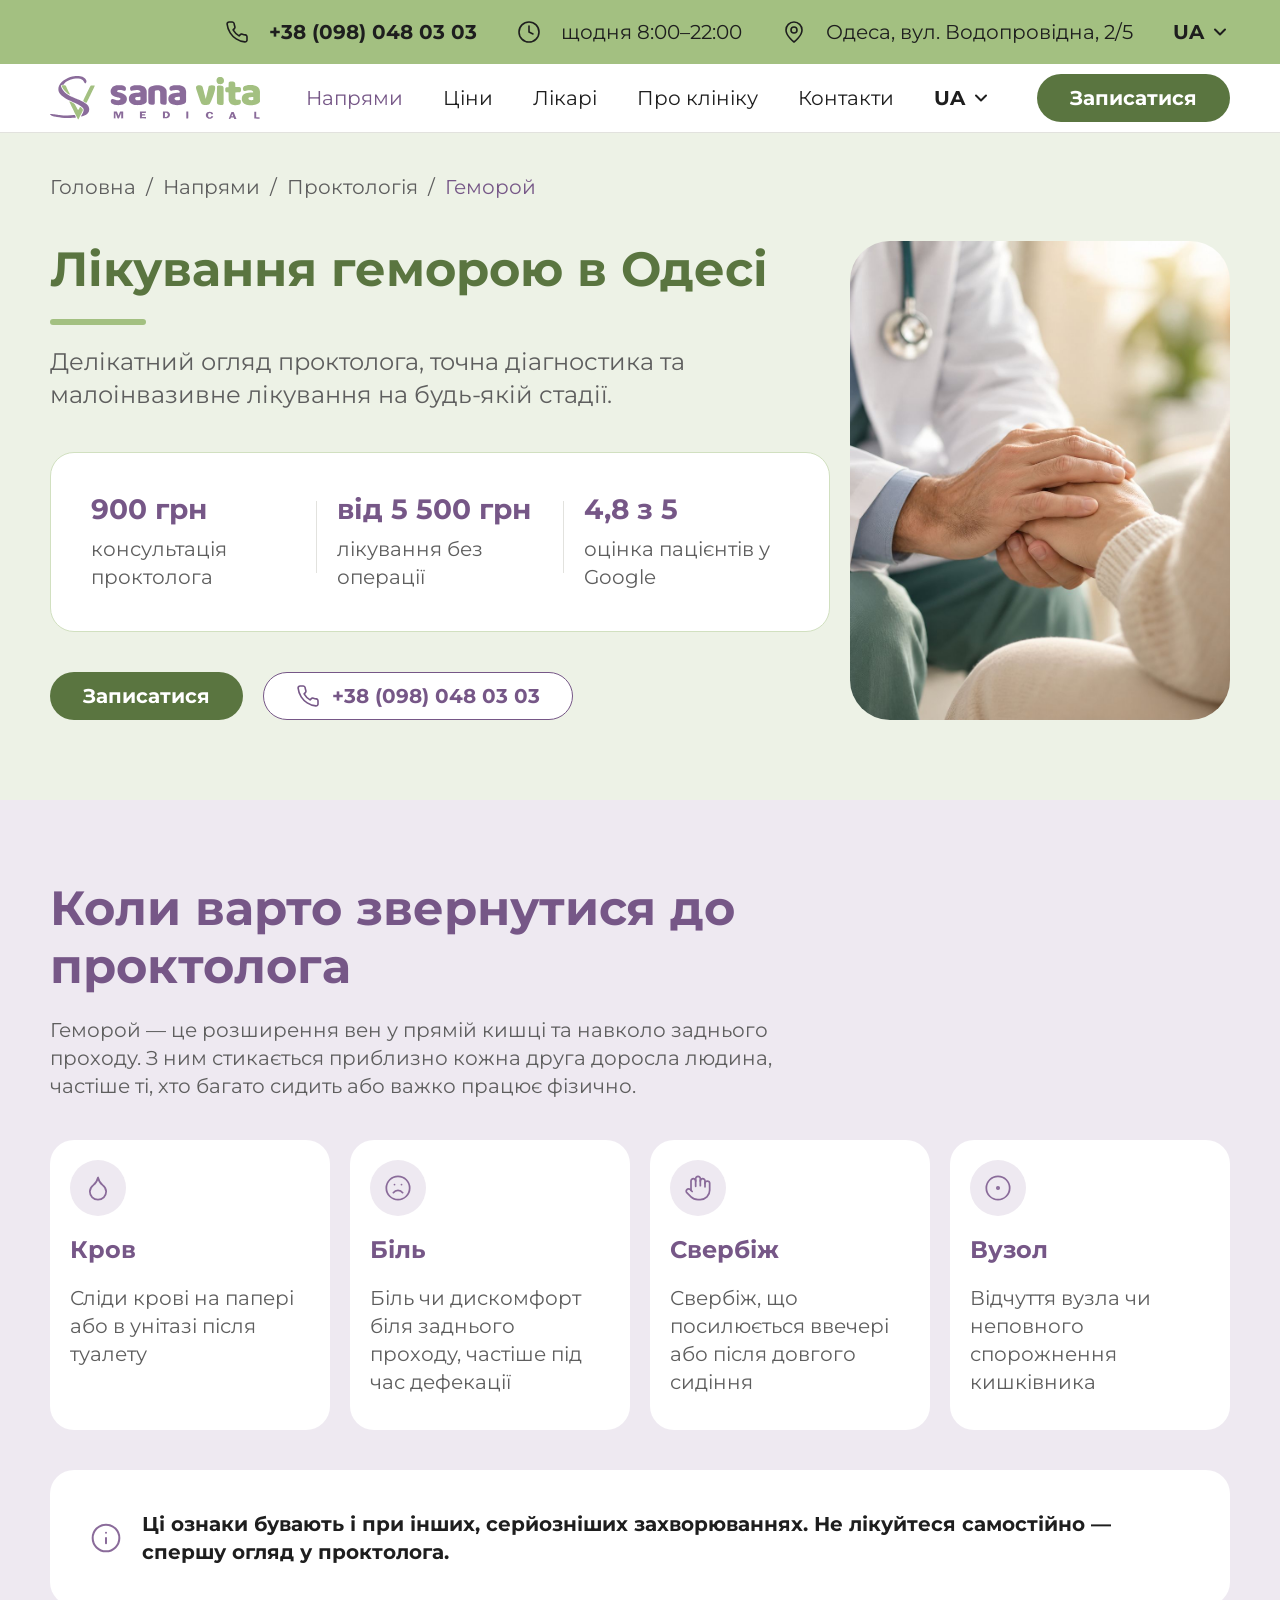
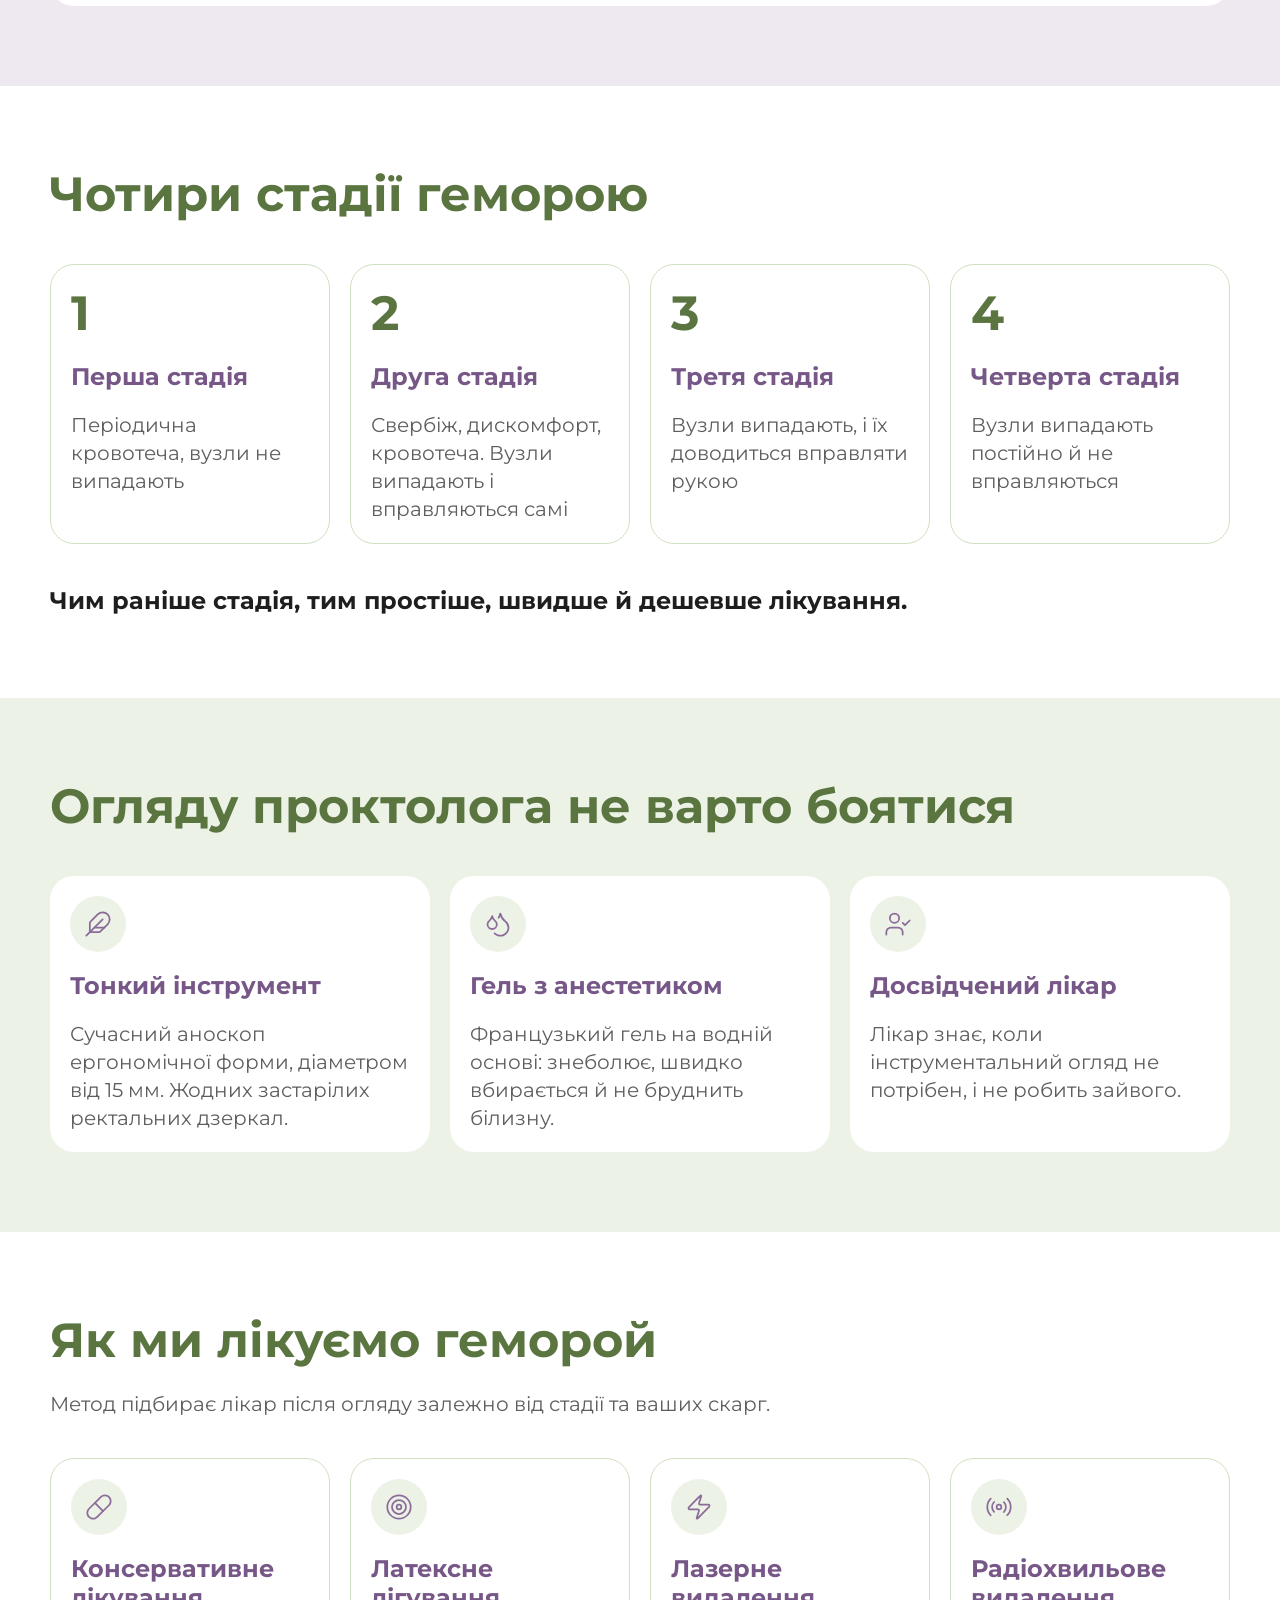
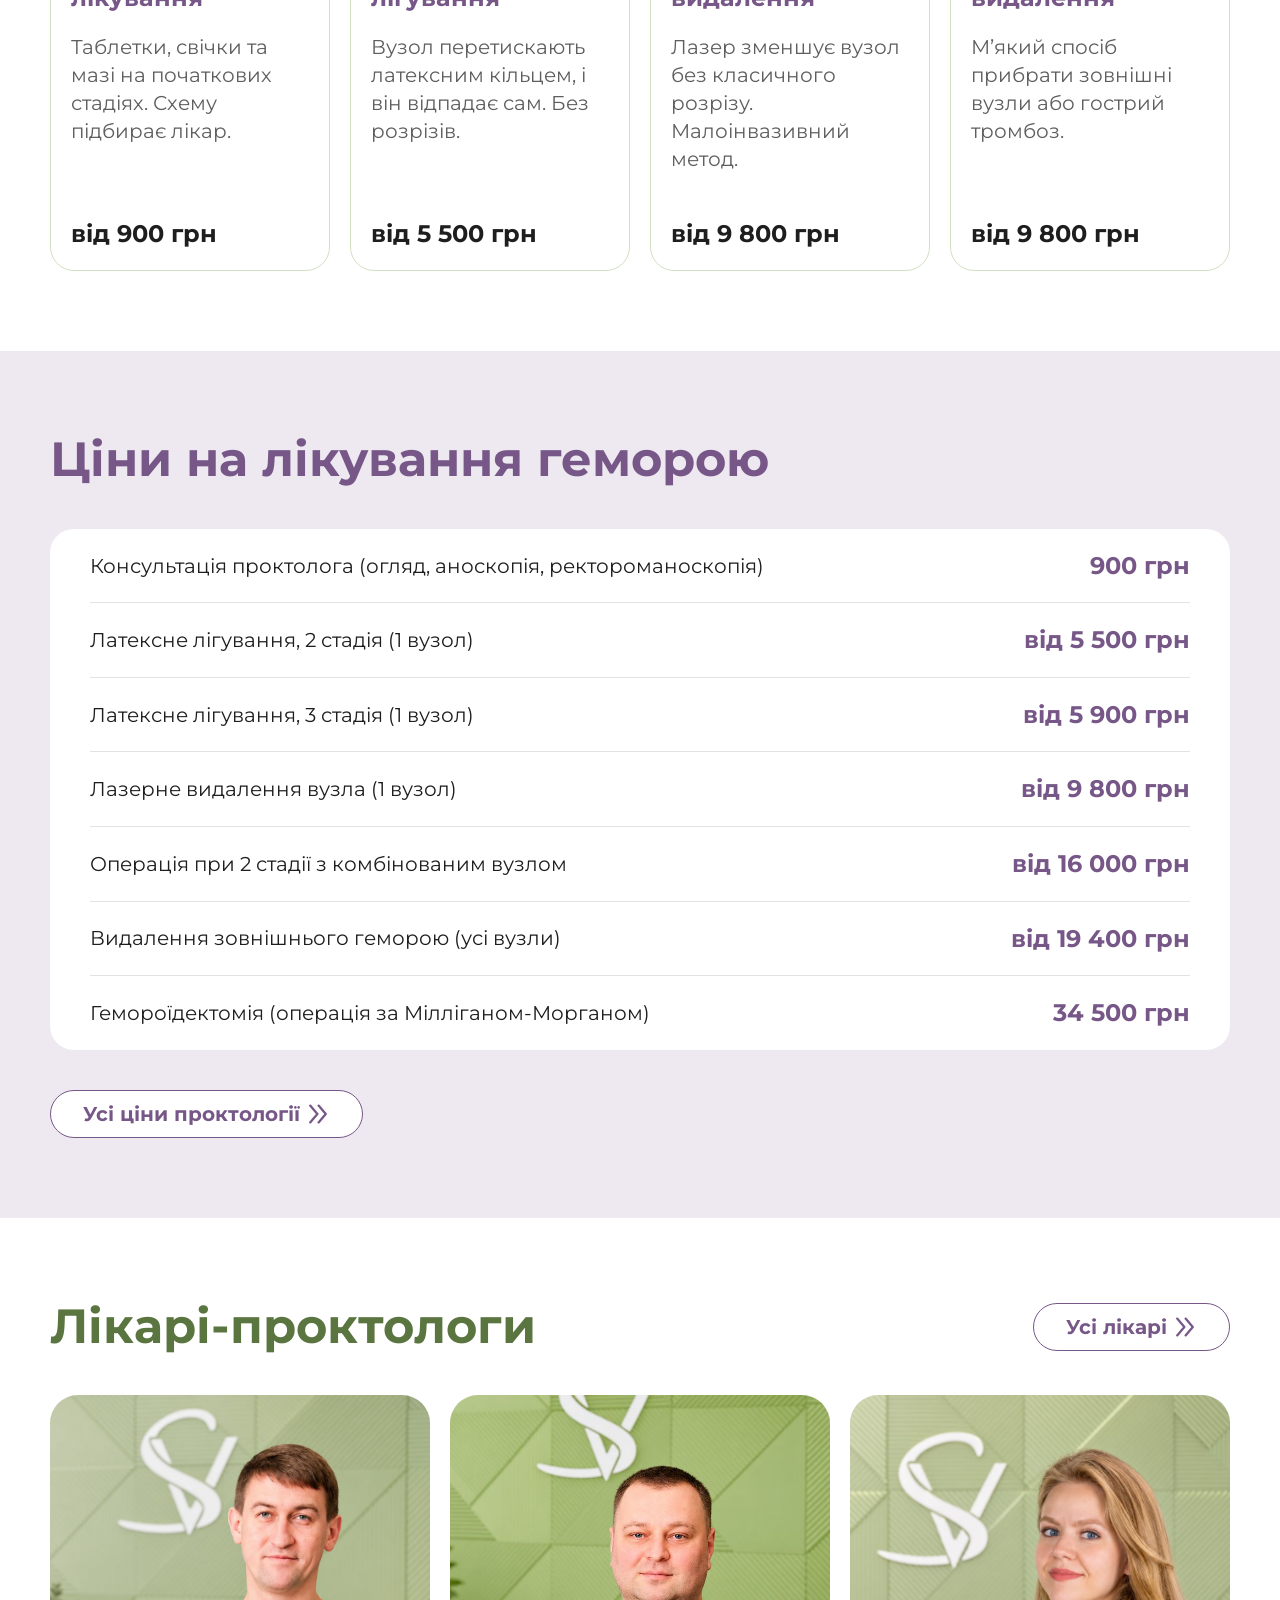
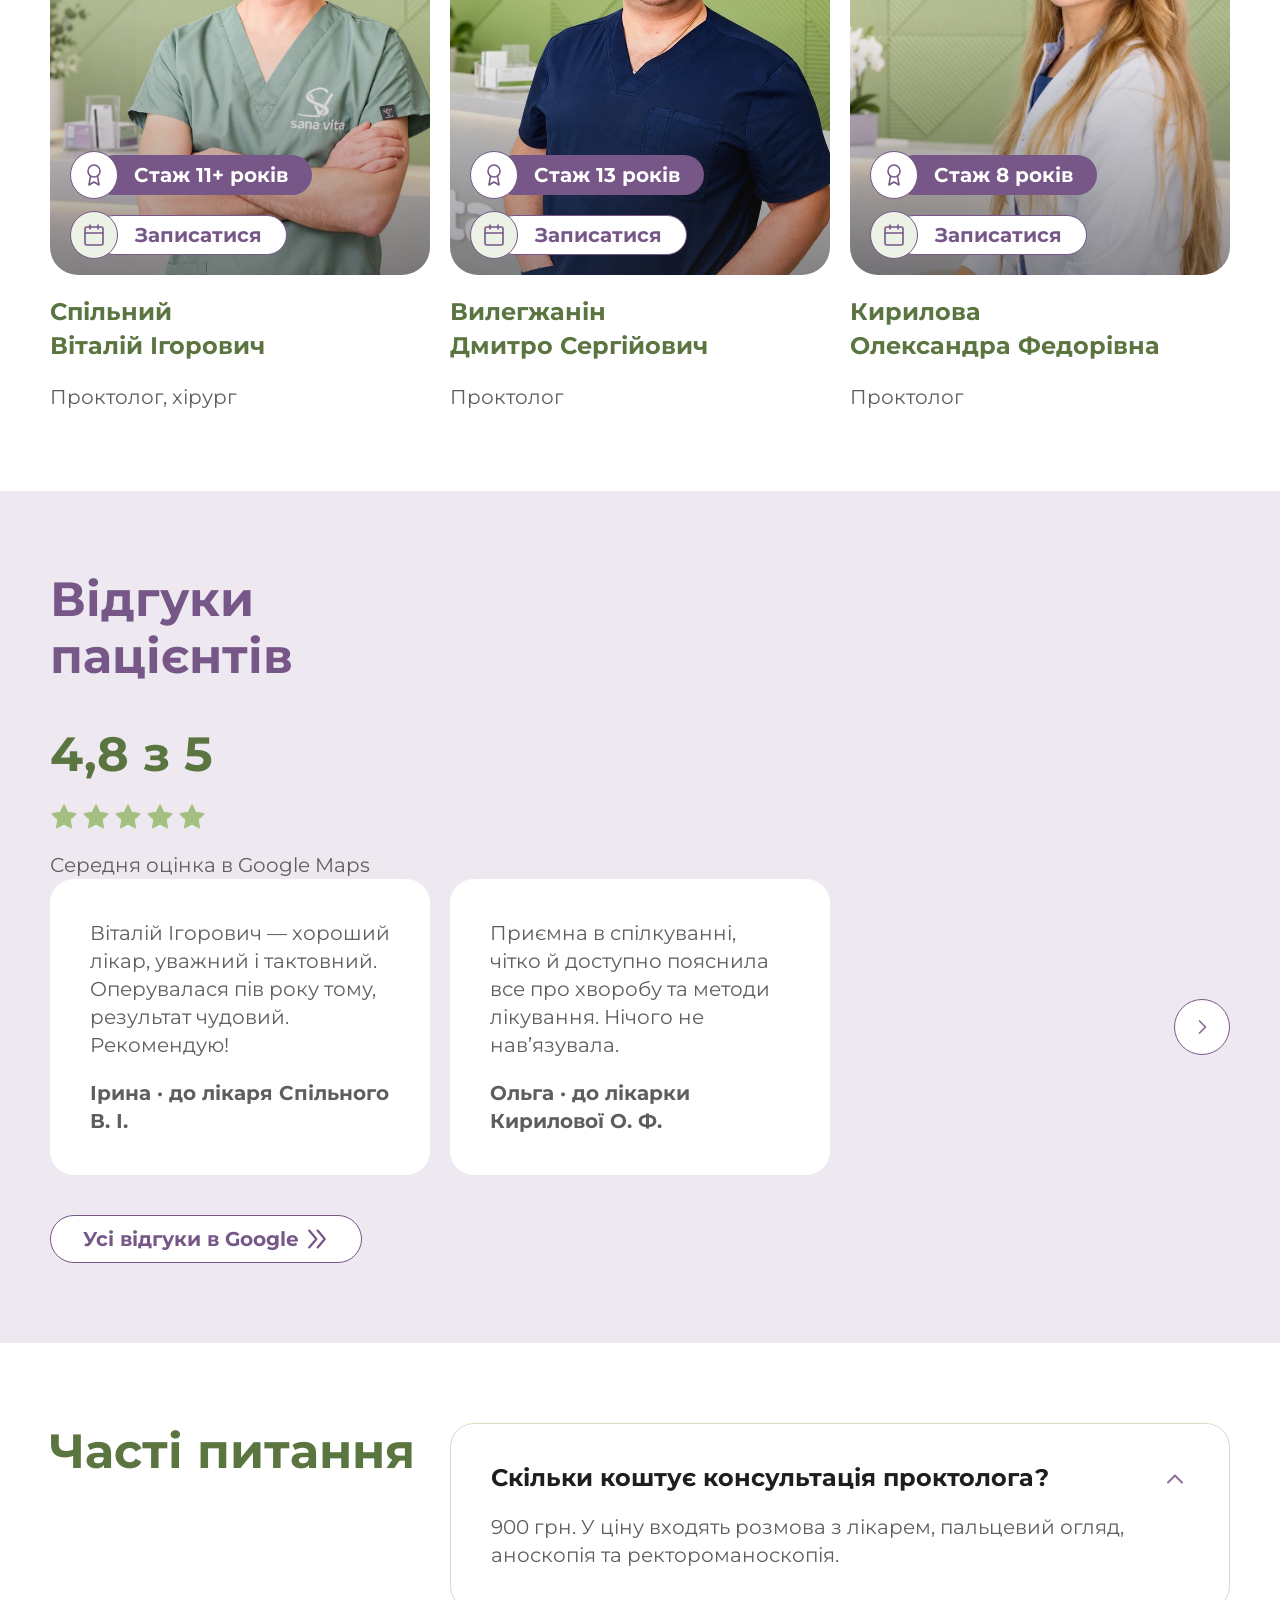
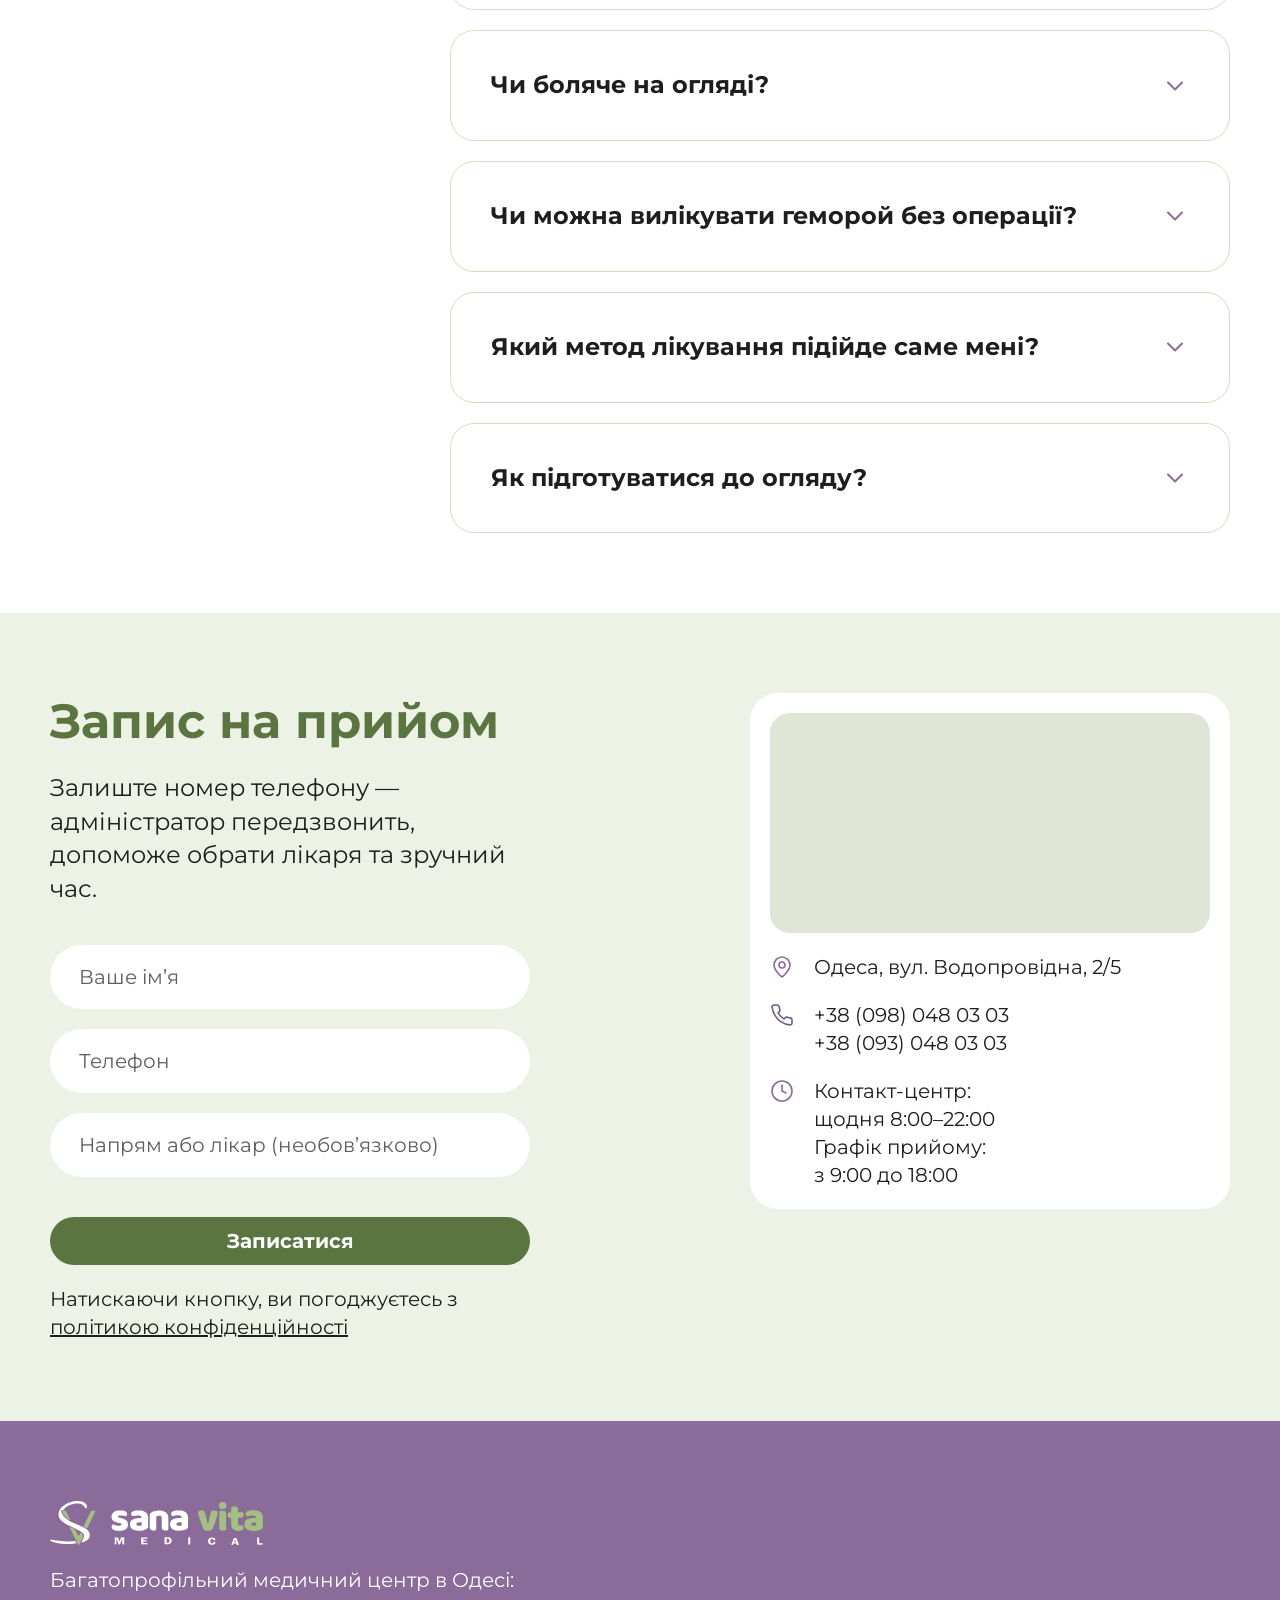
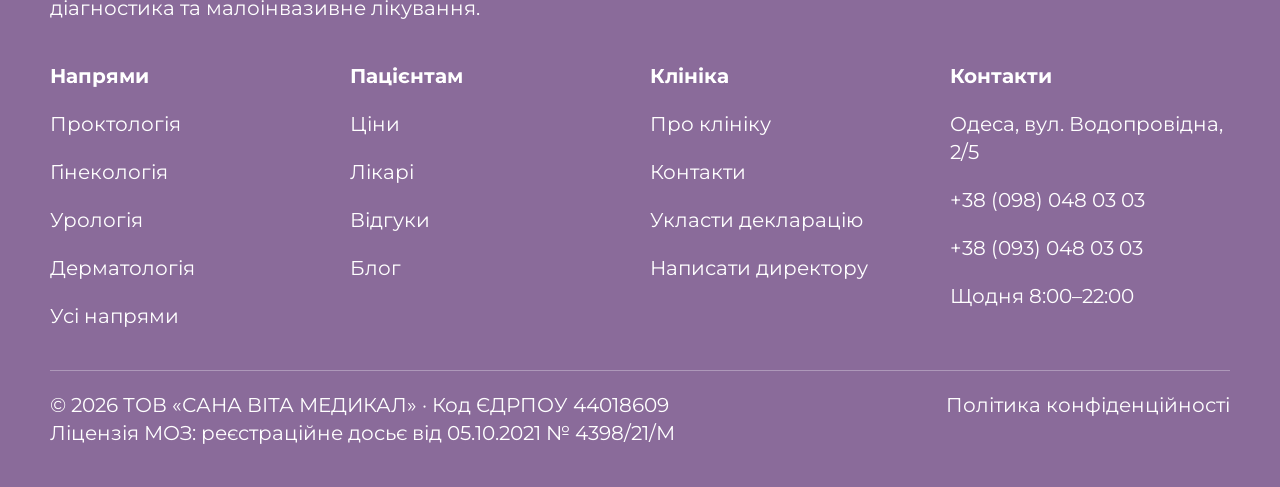
<file: hemorrhoids.html>
<!doctype html>
<html lang="uk">
<head>
  <meta charset="utf-8">
  <meta name="viewport" content="width=device-width, initial-scale=1">
  <title>Лікування геморою в Одесі — Sana Vita</title>
  <meta name="description" content="Делікатний огляд проктолога за 900 грн, діагностика та малоінвазивне лікування геморою на будь-якій стадії в медичному центрі Sana Vita, Одеса.">
  <link rel="icon" href="img/logo.svg" type="image/svg+xml">
  <link rel="preconnect" href="https://fonts.googleapis.com">
  <link rel="preconnect" href="https://fonts.gstatic.com" crossorigin>
  <link href="https://fonts.googleapis.com/css2?family=Montserrat:wght@400;700&display=swap" rel="stylesheet">
  <link rel="stylesheet" href="css/style.css">
</head>
<body>
<header class="header">
  <div class="topbar">
    <div class="topbar__inner">
      <a class="topbar__item topbar__phone" href="tel:+380980480303"><img src="img/icons/phone-dark.svg" alt="">+38 (098) 048 03 03</a>
      <span class="topbar__item topbar__item--hours"><img src="img/icons/clock-dark.svg" alt="">щодня 8:00–22:00</span>
      <span class="topbar__item topbar__item--addr"><img src="img/icons/pin-dark.svg" alt="">Одеса, вул. Водопровідна, 2/5</span>
      <span class="lang topbar__lang--mobile">UA <img src="img/icons/chev-down-dark.svg" alt=""></span>
    </div>
  </div>
  <div class="header__main">
    <div class="header__row">
      <a class="header__logo" href="index.html"><img src="img/logo.svg" alt="Sana Vita — медичний центр" width="210" height="44"></a>
      <nav class="nav" aria-label="Головне меню">
        <a href="index.html#directions" aria-current="page">Напрями</a>
        <a href="prices.html">Ціни</a>
        <a href="doctor.html">Лікарі</a>
        <a href="index.html#why">Про клініку</a>
        <a href="contacts.html">Контакти</a>
        <span class="lang">UA <img src="img/icons/chev-down-dark.svg" alt=""></span>
      </nav>
      <a class="btn btn--primary" href="#booking">Записатися</a>
      <button class="menu-btn" type="button" aria-label="Меню" aria-expanded="false" aria-controls="mobile-menu"><img src="img/icons/menu.svg" alt=""></button>
    </div>
  </div>
  <nav class="mobile-menu" id="mobile-menu" aria-label="Мобільне меню">
    <a href="index.html#directions" aria-current="page">Напрями</a>
    <a href="prices.html">Ціни</a>
    <a href="doctor.html">Лікарі</a>
    <a href="index.html#why">Про клініку</a>
    <a href="contacts.html">Контакти</a>
  </nav>
</header>

<main>
<section class="page-hero" aria-labelledby="hero-title">
  <nav class="breadcrumbs" aria-label="Хлібні крихти"><a href="index.html">Головна</a><span class="sep">/</span><a href="index.html#directions">Напрями</a><span class="sep">/</span><a href="index.html#directions">Проктологія</a><span class="sep">/</span><span aria-current="page">Геморой</span></nav>
  <div class="hem-hero">
    <div class="hem-hero__main">
      <div class="hem-hero__text">
        <h1 class="h1" id="hero-title">Лікування геморою в Одесі</h1>
        <div class="accent-line"></div>
        <p class="lead">Делікатний огляд проктолога, точна діагностика та малоінвазивне лікування на будь-якій стадії.</p>
      </div>
      <div class="facts">
        <div class="facts__item"><span class="facts__value">900 грн</span><span class="facts__caption">консультація проктолога</span></div>
        <span class="facts__divider"></span>
        <div class="facts__item"><span class="facts__value">від 5 500 грн</span><span class="facts__caption">лікування без операції</span></div>
        <span class="facts__divider"></span>
        <div class="facts__item"><span class="facts__value">4,8 з 5</span><span class="facts__caption">оцінка пацієнтів у Google</span></div>
      </div>
      <div class="buttons">
        <a class="btn btn--primary" href="#booking">Записатися</a>
        <a class="btn btn--secondary btn--icon-left" href="tel:+380980480303"><img src="img/icons/phone.svg" alt="">+38 (098) 048 03 03</a>
      </div>
    </div>
    <div class="hem-hero__photo" role="img" aria-label="Лікар підтримує пацієнта за руку"></div>
  </div>
</section>

<section class="section section--purple" aria-labelledby="sym-title">
  <div class="section__intro">
    <h2 class="h2 h2--purple" id="sym-title">Коли варто звернутися до проктолога</h2>
    <p class="muted">Геморой — це розширення вен у прямій кишці та навколо заднього проходу. З ним стикається приблизно кожна друга доросла людина, частіше ті, хто багато сидить або важко працює фізично.</p>
  </div>
  <div class="grid grid--4">
    <div class="card symptom"><img class="card__icon" src="img/icons/symptom-1.svg" alt=""><div class="card__body"><h3 class="h3">Кров</h3><p class="card__text">Сліди крові на папері або в унітазі після туалету</p></div></div>
    <div class="card symptom"><img class="card__icon" src="img/icons/symptom-2.svg" alt=""><div class="card__body"><h3 class="h3">Біль</h3><p class="card__text">Біль чи дискомфорт біля заднього проходу, частіше під час дефекації</p></div></div>
    <div class="card symptom"><img class="card__icon" src="img/icons/symptom-3.svg" alt=""><div class="card__body"><h3 class="h3">Свербіж</h3><p class="card__text">Свербіж, що посилюється ввечері або після довгого сидіння</p></div></div>
    <div class="card symptom"><img class="card__icon" src="img/icons/symptom-4.svg" alt=""><div class="card__body"><h3 class="h3">Вузол</h3><p class="card__text">Відчуття вузла чи неповного спорожнення кишківника</p></div></div>
  </div>
  <div class="warning"><img src="img/icons/info.svg" alt=""><p>Ці ознаки бувають і при інших, серйозніших захворюваннях. Не лікуйтеся самостійно — спершу огляд у проктолога.</p></div>
</section>

<section class="section" aria-labelledby="st-title">
  <h2 class="h2" id="st-title">Чотири стадії геморою</h2>
  <div class="grid grid--4">
    <div class="card card--border stage"><span class="stage__num">1</span><h3 class="h3">Перша стадія</h3><p class="card__text">Періодична кровотеча, вузли не випадають</p></div>
    <div class="card card--border stage"><span class="stage__num">2</span><h3 class="h3">Друга стадія</h3><p class="card__text">Свербіж, дискомфорт, кровотеча. Вузли випадають і вправляються самі</p></div>
    <div class="card card--border stage"><span class="stage__num">3</span><h3 class="h3">Третя стадія</h3><p class="card__text">Вузли випадають, і їх доводиться вправляти рукою</p></div>
    <div class="card card--border stage"><span class="stage__num">4</span><h3 class="h3">Четверта стадія</h3><p class="card__text">Вузли випадають постійно й не вправляються</p></div>
  </div>
  <p class="note-strong">Чим раніше стадія, тим простіше, швидше й дешевше лікування.</p>
</section>

<section class="section section--green" aria-labelledby="cf-title">
  <h2 class="h2" id="cf-title">Огляду проктолога не варто боятися</h2>
  <div class="grid grid--3">
    <div class="card comfort"><img class="card__icon" src="img/icons/comfort-1.svg" alt=""><div class="card__body"><h3 class="h3">Тонкий інструмент</h3><p class="card__text">Сучасний аноскоп ергономічної форми, діаметром від 15 мм. Жодних застарілих ректальних дзеркал.</p></div></div>
    <div class="card comfort"><img class="card__icon" src="img/icons/comfort-2.svg" alt=""><div class="card__body"><h3 class="h3">Гель з анестетиком</h3><p class="card__text">Французький гель на водній основі: знеболює, швидко вбирається й не бруднить білизну.</p></div></div>
    <div class="card comfort"><img class="card__icon" src="img/icons/comfort-3.svg" alt=""><div class="card__body"><h3 class="h3">Досвідчений лікар</h3><p class="card__text">Лікар знає, коли інструментальний огляд не потрібен, і не робить зайвого.</p></div></div>
  </div>
</section>

<section class="section" aria-labelledby="md-title">
  <div class="section__intro">
    <h2 class="h2" id="md-title">Як ми лікуємо геморой</h2>
    <p class="muted">Метод підбирає лікар після огляду залежно від стадії та ваших скарг.</p>
  </div>
  <div class="grid grid--4">
    <div class="card card--border method"><div class="card__body"><img class="card__icon" src="img/icons/method-1.svg" alt=""><h3 class="h3">Консервативне лікування</h3><p class="card__text">Таблетки, свічки та мазі на початкових стадіях. Схему підбирає лікар.</p></div><p class="method__price">від 900 грн</p></div>
    <div class="card card--border method"><div class="card__body"><img class="card__icon" src="img/icons/method-2.svg" alt=""><h3 class="h3">Латексне лігування</h3><p class="card__text">Вузол перетискають латексним кільцем, і він відпадає сам. Без розрізів.</p></div><p class="method__price">від 5 500 грн</p></div>
    <div class="card card--border method"><div class="card__body"><img class="card__icon" src="img/icons/method-3.svg" alt=""><h3 class="h3">Лазерне видалення</h3><p class="card__text">Лазер зменшує вузол без класичного розрізу. Малоінвазивний метод.</p></div><p class="method__price">від 9 800 грн</p></div>
    <div class="card card--border method"><div class="card__body"><img class="card__icon" src="img/icons/method-4.svg" alt=""><h3 class="h3">Радіохвильове видалення</h3><p class="card__text">М’який спосіб прибрати зовнішні вузли або гострий тромбоз.</p></div><p class="method__price">від 9 800 грн</p></div>
  </div>
</section>

<section class="section section--purple" aria-labelledby="pr-title">
  <h2 class="h2 h2--purple" id="pr-title">Ціни на лікування геморою</h2>
  <div class="price-table">
    <div class="price-table__row"><span>Консультація проктолога (огляд, аноскопія, ректороманоскопія)</span><span class="price-table__price">900 грн</span></div>
    <div class="price-table__row"><span>Латексне лігування, 2 стадія (1 вузол)</span><span class="price-table__price">від 5 500 грн</span></div>
    <div class="price-table__row"><span>Латексне лігування, 3 стадія (1 вузол)</span><span class="price-table__price">від 5 900 грн</span></div>
    <div class="price-table__row"><span>Лазерне видалення вузла (1 вузол)</span><span class="price-table__price">від 9 800 грн</span></div>
    <div class="price-table__row"><span>Операція при 2 стадії з комбінованим вузлом</span><span class="price-table__price">від 16 000 грн</span></div>
    <div class="price-table__row"><span>Видалення зовнішнього геморою (усі вузли)</span><span class="price-table__price">від 19 400 грн</span></div>
    <div class="price-table__row"><span>Гемороїдектомія (операція за Мілліганом-Морганом)</span><span class="price-table__price">34 500 грн</span></div>
  </div>
  <div><a class="btn btn--secondary " href="prices.html">Усі ціни проктології <img src="img/icons/arrow-double.svg" alt=""></a></div>
</section>

<section class="section" id="doctors" aria-labelledby="doc-title">
  <div class="section__head">
    <h2 class="h2" id="doc-title">Лікарі-проктологи</h2>
    <a class="btn btn--secondary btn--desktop" href="doctor.html">Усі лікарі <img src="img/icons/arrow-double.svg" alt=""></a>
  </div>
  <div class="doctors-row">
    <article class="doctor">
      <div class="doctor__photo">
        <img src="img/photos/spilnyi.jpg" alt="Спільний Віталій Ігорович">
        <span class="chip chip--exp"><span class="chip__icon"><img src="img/icons/award.svg" alt=""></span><span class="chip__pill">Стаж 11+ років</span></span>
        <a class="chip chip--book" href="#booking"><span class="chip__icon"><img src="img/icons/calendar.svg" alt=""></span><span class="chip__pill">Записатися</span></a>
      </div>
      <h3 class="doctor__name"><a href="doctor.html">Спільний<br>Віталій Ігорович</a></h3>
      <p class="doctor__spec">Проктолог, хірург</p>
    </article>
    <article class="doctor">
      <div class="doctor__photo">
        <img src="img/photos/vylehzhanin.jpg" alt="Вилегжанін Дмитро Сергійович">
        <span class="chip chip--exp"><span class="chip__icon"><img src="img/icons/award.svg" alt=""></span><span class="chip__pill">Стаж 13 років</span></span>
        <a class="chip chip--book" href="#booking"><span class="chip__icon"><img src="img/icons/calendar.svg" alt=""></span><span class="chip__pill">Записатися</span></a>
      </div>
      <h3 class="doctor__name"><a href="doctor.html">Вилегжанін<br>Дмитро Сергійович</a></h3>
      <p class="doctor__spec">Проктолог</p>
    </article>
    <article class="doctor">
      <div class="doctor__photo">
        <img src="img/photos/kyrylova.jpg" alt="Кирилова Олександра Федорівна">
        <span class="chip chip--exp"><span class="chip__icon"><img src="img/icons/award.svg" alt=""></span><span class="chip__pill">Стаж 8 років</span></span>
        <a class="chip chip--book" href="#booking"><span class="chip__icon"><img src="img/icons/calendar.svg" alt=""></span><span class="chip__pill">Записатися</span></a>
      </div>
      <h3 class="doctor__name"><a href="doctor.html">Кирилова<br>Олександра Федорівна</a></h3>
      <p class="doctor__spec">Проктолог</p>
    </article>
  </div>
  <a class="btn btn--secondary btn--mobile" href="doctor.html">Усі лікарі <img src="img/icons/arrow-double.svg" alt=""></a>
</section>

<section class="section section--purple reviews-block" aria-labelledby="rev-title">
  <div class="reviews">
    <div class="reviews__summary">
      <h2 class="h2 h2--purple" id="rev-title">Відгуки<br>пацієнтів</h2>
      <div class="rating">
        <span class="rating__value">4,8 з 5</span>
        <div class="stars" aria-label="5 зірок"><img src="img/icons/star.svg" alt=""><img src="img/icons/star.svg" alt=""><img src="img/icons/star.svg" alt=""><img src="img/icons/star.svg" alt=""><img src="img/icons/star.svg" alt=""></div>
        <span class="muted">Середня оцінка в Google Maps</span>
      </div>
    </div>
    <div class="carousel">
      <div class="carousel__track js-track">
        <article class="review"><p>Віталій Ігорович — хороший лікар, уважний і тактовний. Оперувалася пів року тому, результат чудовий. Рекомендую!</p><p class="review__author">Ірина · до лікаря Спільного В. І.</p></article>
        <article class="review"><p>Приємна в спілкуванні, чітко й доступно пояснила все про хворобу та методи лікування. Нічого не нав’язувала.</p><p class="review__author">Ольга · до лікарки Кирилової О. Ф.</p></article>
      </div>
      <button class="btn-round js-next" type="button" aria-label="Наступний відгук"><img src="img/icons/chevron-right.svg" alt=""></button>
    </div>
  </div>
  <div><a class="btn btn--secondary " href="#">Усі відгуки в Google <img src="img/icons/arrow-double.svg" alt=""></a></div>
</section>

<section class="section" aria-labelledby="faq-title">
  <div class="faq">
    <h2 class="h2" id="faq-title">Часті питання</h2>
    <div class="faq__list">
      <details open><summary>Скільки коштує консультація проктолога?<img src="img/icons/chev-down.svg" alt=""></summary><p>900 грн. У ціну входять розмова з лікарем, пальцевий огляд, аноскопія та ректороманоскопія.</p></details>
      <details><summary>Чи боляче на огляді?<img src="img/icons/chev-down.svg" alt=""></summary><p>[___]</p></details>
      <details><summary>Чи можна вилікувати геморой без операції?<img src="img/icons/chev-down.svg" alt=""></summary><p>[___]</p></details>
      <details><summary>Який метод лікування підійде саме мені?<img src="img/icons/chev-down.svg" alt=""></summary><p>[___]</p></details>
      <details><summary>Як підготуватися до огляду?<img src="img/icons/chev-down.svg" alt=""></summary><p>[___]</p></details>
    </div>
  </div>
</section>
</main>

<section class="booking" id="booking" aria-labelledby="booking-title">
  <div class="booking__inner">
    <form class="booking__form js-form">
      <div class="booking__head">
        <h2 class="h2" id="booking-title">Запис на прийом</h2>
        <p>Залиште номер телефону — адміністратор передзвонить, допоможе обрати лікаря та зручний час.</p>
      </div>
      <div class="fields">
        <label><span class="visually-hidden">Ваше ім’я</span><input class="input" type="text" name="name" placeholder="Ваше ім’я" autocomplete="name"></label>
        <label><span class="visually-hidden">Телефон</span><input class="input" type="tel" name="phone" placeholder="Телефон" autocomplete="tel" required></label>
        <label><span class="visually-hidden">Напрям або лікар</span><input class="input" type="text" name="direction" placeholder="Напрям або лікар (необов’язково)"></label>
      </div>
      <div class="booking__submit">
        <button class="btn btn--primary" type="submit">Записатися</button>
        <p class="consent">Натискаючи кнопку, ви погоджуєтесь з <a href="#">політикою конфіденційності</a></p>
        <p class="form-note" hidden>Дякуємо! Адміністратор скоро вам передзвонить.</p>
      </div>
    </form>
    <div class="contacts-card">
      <div class="map"><iframe src="https://www.google.com/maps?q=%D0%9E%D0%B4%D0%B5%D1%81%D0%B0%2C+%D0%B2%D1%83%D0%BB.+%D0%92%D0%BE%D0%B4%D0%BE%D0%BF%D1%80%D0%BE%D0%B2%D1%96%D0%B4%D0%BD%D0%B0%2C+2%2F5&output=embed" title="Карта: Одеса, вул. Водопровідна, 2/5" loading="lazy" referrerpolicy="no-referrer-when-downgrade"></iframe></div>
      <p class="contact-line"><img src="img/icons/pin.svg" alt="">Одеса, вул. Водопровідна, 2/5</p>
      <p class="contact-line"><img src="img/icons/phone.svg" alt=""><span><a href="tel:+380980480303">+38 (098) 048 03 03</a><br><a href="tel:+380930480303">+38 (093) 048 03 03</a></span></p>
      <p class="contact-line"><img src="img/icons/clock.svg" alt=""><span>Контакт-центр:<br>щодня 8:00–22:00<br>Графік прийому:<br>з 9:00 до 18:00</span></p>
    </div>
  </div>
</section>
<footer class="footer">
  <div class="footer__brand">
    <img src="img/logo-white.svg" alt="Sana Vita" width="213" height="44">
    <p>Багатопрофільний медичний центр в Одесі: діагностика та малоінвазивне лікування.</p>
  </div>
  <div class="footer__cols">
    <div class="footer__col">
      <p class="footer__title">Напрями</p>
      <a href="hemorrhoids.html">Проктологія</a>
      <a href="#">Гінекологія</a>
      <a href="#">Урологія</a>
      <a href="#">Дерматологія</a>
      <a href="index.html#directions">Усі напрями</a>
    </div>
    <div class="footer__col">
      <p class="footer__title">Пацієнтам</p>
      <a href="prices.html">Ціни</a>
      <a href="doctor.html">Лікарі</a>
      <a href="index.html#reviews">Відгуки</a>
      <a href="#">Блог</a>
    </div>
    <div class="footer__col footer__col--wide">
      <p class="footer__title">Клініка</p>
      <a href="index.html#why">Про клініку</a>
      <a href="contacts.html">Контакти</a>
      <a href="#">Укласти декларацію</a>
      <a href="mailto:director@sanavita.com.ua">Написати директору</a>
    </div>
    <div class="footer__col footer__col--wide">
      <p class="footer__title">Контакти</p>
      <span>Одеса, вул. Водопровідна, 2/5</span>
      <a href="tel:+380980480303">+38 (098) 048 03 03</a>
      <a href="tel:+380930480303">+38 (093) 048 03 03</a>
      <span>Щодня 8:00–22:00</span>
    </div>
  </div>
  <div class="footer__bottom">
    <p class="footer__legal">© 2026 ТОВ «САНА ВІТА МЕДИКАЛ» · Код ЄДРПОУ 44018609<br>Ліцензія МОЗ: реєстраційне досьє від 05.10.2021 № 4398/21/М</p>
    <a href="#">Політика конфіденційності</a>
  </div>
</footer>

<div class="sticky-bar">
  <a class="btn btn--primary" href="#booking">Записатися</a>
  <a class="sticky-bar__phone" href="tel:+380980480303" aria-label="Зателефонувати"><img src="img/icons/phone.svg" alt=""></a>
</div>

<script src="js/main.js"></script>
</body>
</html>
</file>
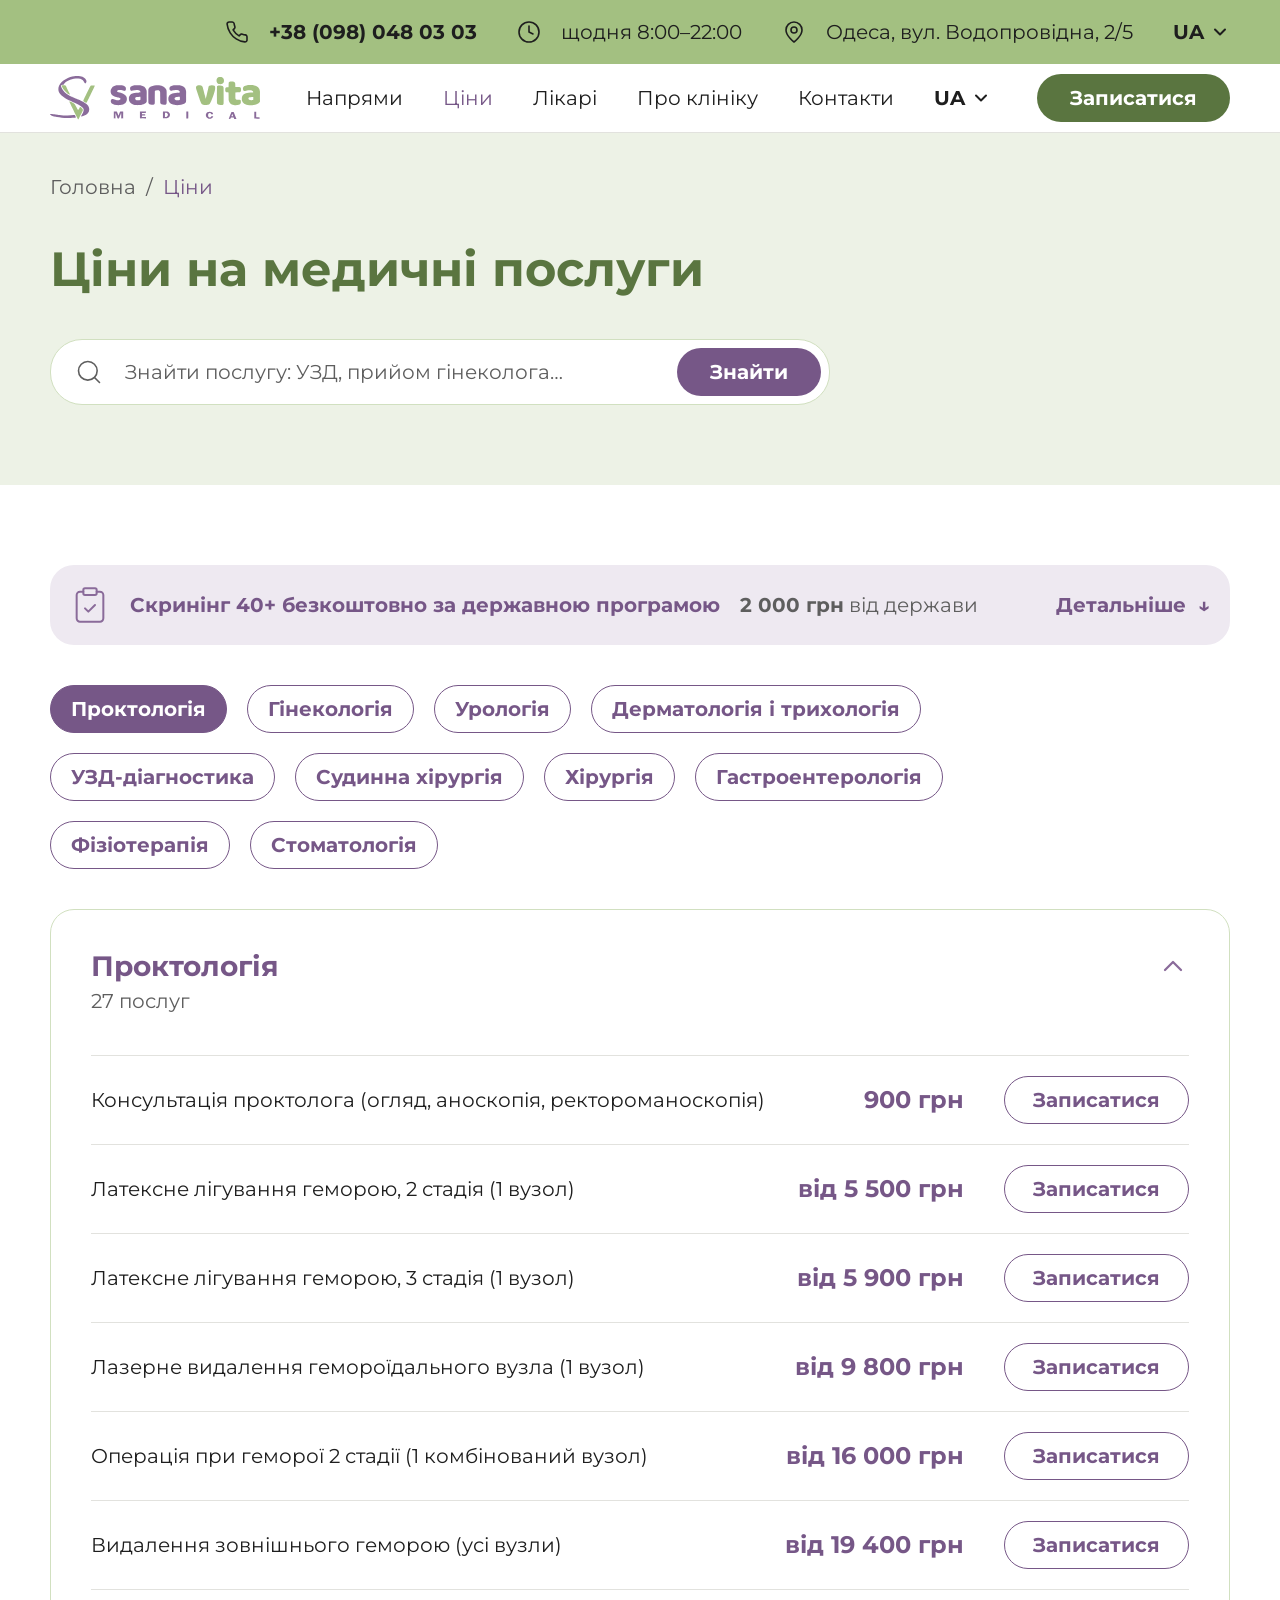
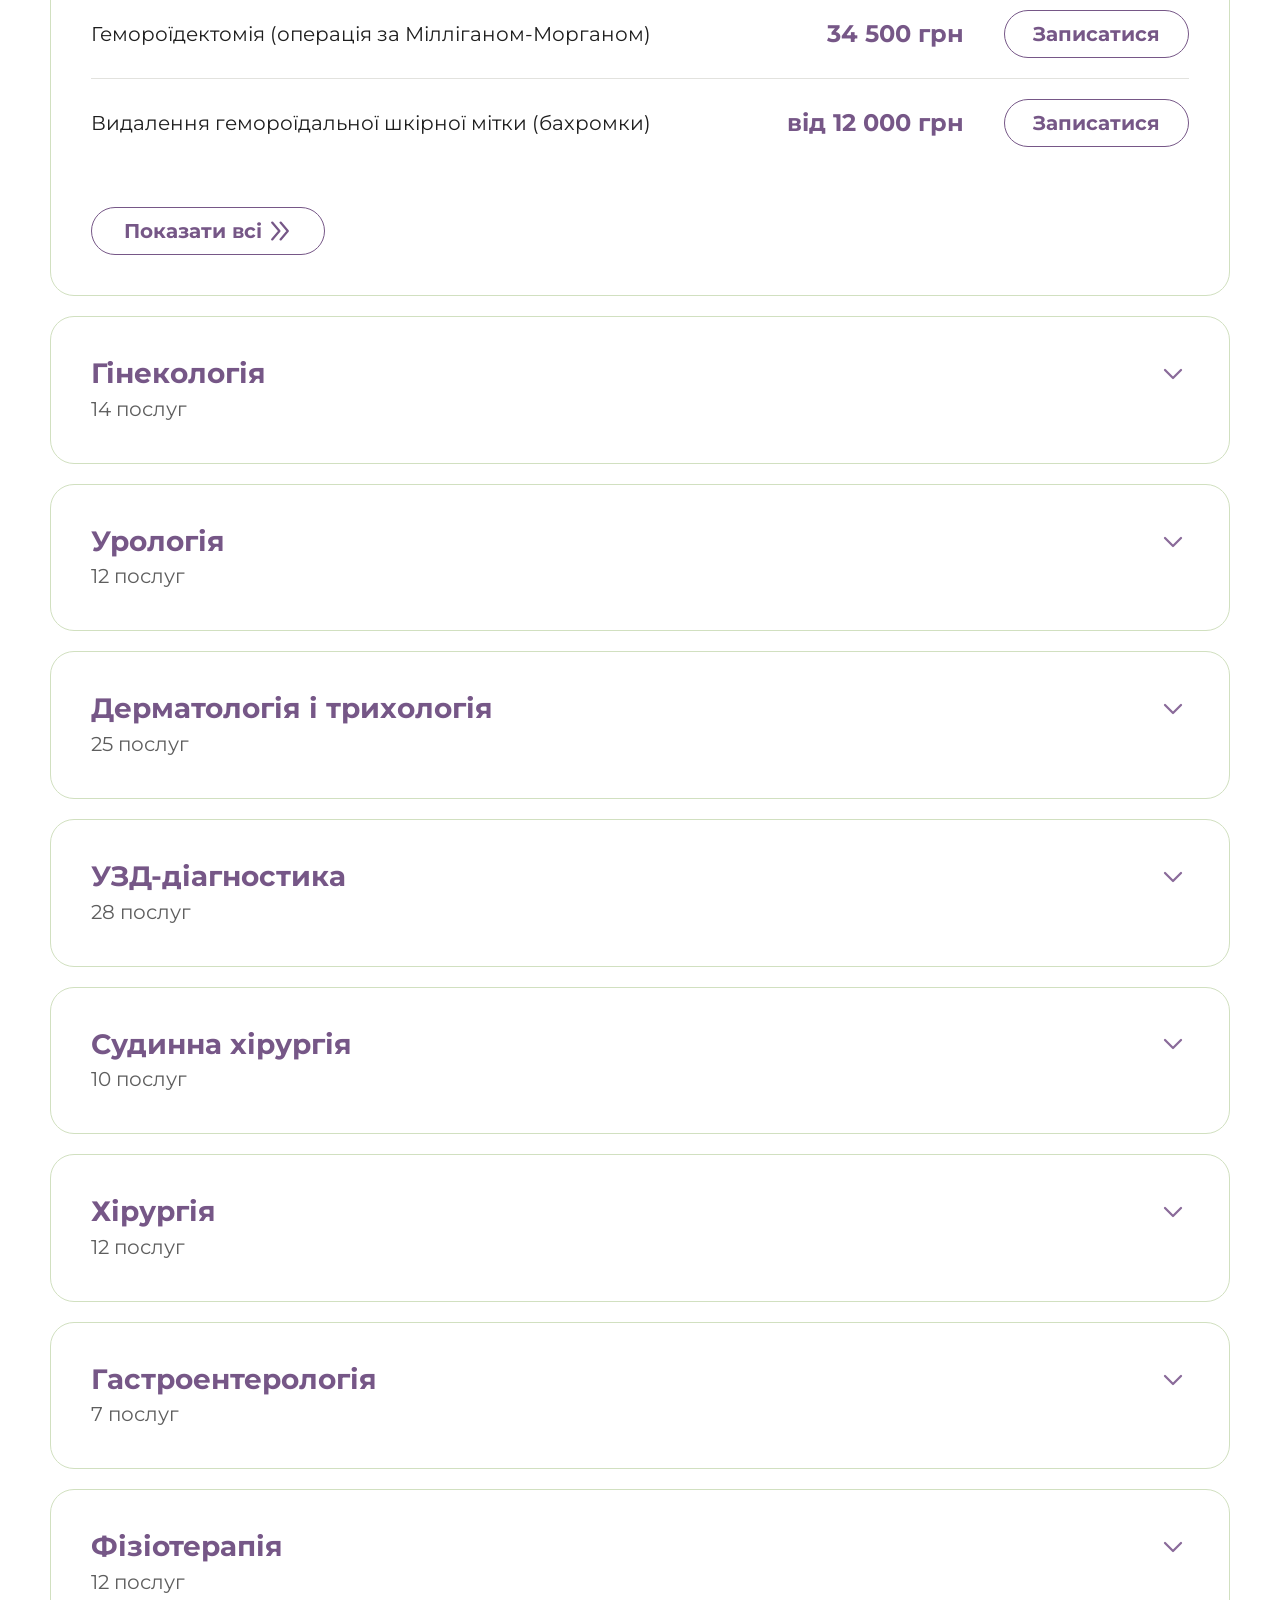
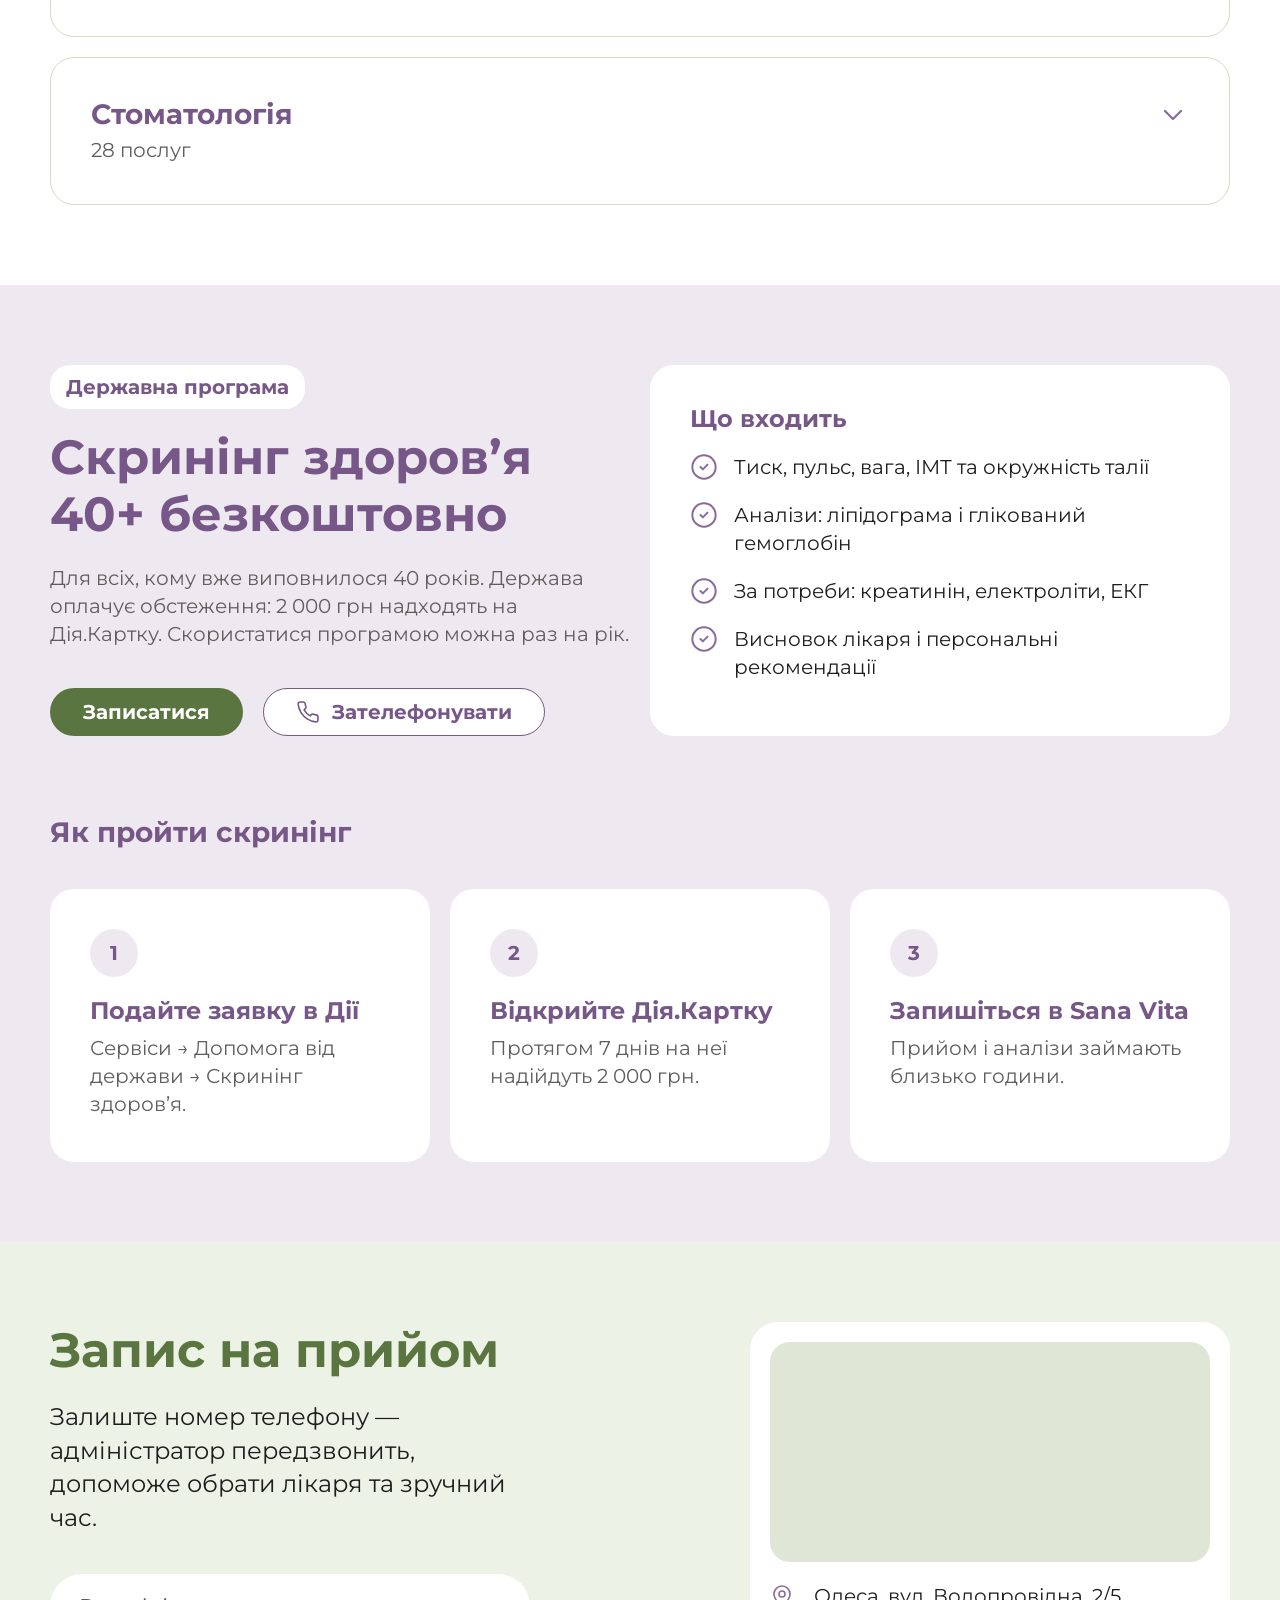
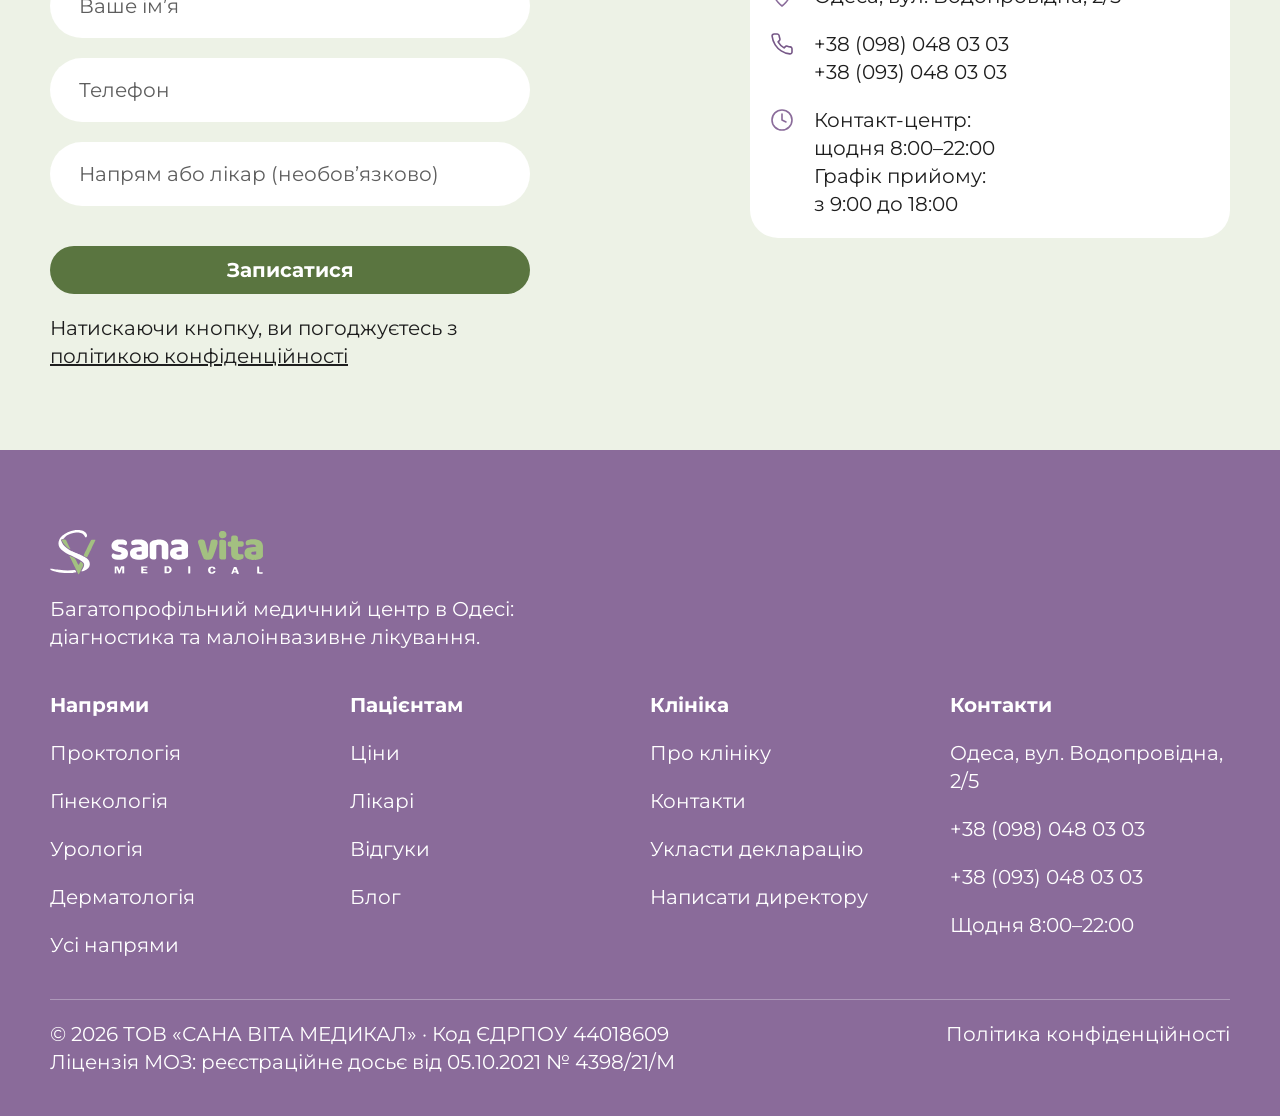
<file: prices.html>
<!doctype html>
<html lang="uk">
<head>
  <meta charset="utf-8">
  <meta name="viewport" content="width=device-width, initial-scale=1">
  <title>Ціни на медичні послуги — Sana Vita, Одеса</title>
  <meta name="description" content="Прайс медичного центру Sana Vita: проктологія, гінекологія, урологія, УЗД, хірургія та інші напрями. Безкоштовний скринінг 40+ за державною програмою.">
  <link rel="icon" href="img/logo.svg" type="image/svg+xml">
  <link rel="preconnect" href="https://fonts.googleapis.com">
  <link rel="preconnect" href="https://fonts.gstatic.com" crossorigin>
  <link href="https://fonts.googleapis.com/css2?family=Montserrat:wght@400;700&display=swap" rel="stylesheet">
  <link rel="stylesheet" href="css/style.css">
</head>
<body>
<header class="header">
  <div class="topbar">
    <div class="topbar__inner">
      <a class="topbar__item topbar__phone" href="tel:+380980480303"><img src="img/icons/phone-dark.svg" alt="">+38 (098) 048 03 03</a>
      <span class="topbar__item topbar__item--hours"><img src="img/icons/clock-dark.svg" alt="">щодня 8:00–22:00</span>
      <span class="topbar__item topbar__item--addr"><img src="img/icons/pin-dark.svg" alt="">Одеса, вул. Водопровідна, 2/5</span>
      <span class="lang topbar__lang--mobile">UA <img src="img/icons/chev-down-dark.svg" alt=""></span>
    </div>
  </div>
  <div class="header__main">
    <div class="header__row">
      <a class="header__logo" href="index.html"><img src="img/logo.svg" alt="Sana Vita — медичний центр" width="210" height="44"></a>
      <nav class="nav" aria-label="Головне меню">
        <a href="index.html#directions">Напрями</a>
        <a href="prices.html" aria-current="page">Ціни</a>
        <a href="doctor.html">Лікарі</a>
        <a href="index.html#why">Про клініку</a>
        <a href="contacts.html">Контакти</a>
        <span class="lang">UA <img src="img/icons/chev-down-dark.svg" alt=""></span>
      </nav>
      <a class="btn btn--primary" href="#booking">Записатися</a>
      <button class="menu-btn" type="button" aria-label="Меню" aria-expanded="false" aria-controls="mobile-menu"><img src="img/icons/menu.svg" alt=""></button>
    </div>
  </div>
  <nav class="mobile-menu" id="mobile-menu" aria-label="Мобільне меню">
    <a href="index.html#directions">Напрями</a>
    <a href="prices.html" aria-current="page">Ціни</a>
    <a href="doctor.html">Лікарі</a>
    <a href="index.html#why">Про клініку</a>
    <a href="contacts.html">Контакти</a>
  </nav>
</header>

<main>
<section class="page-hero prices-hero" aria-labelledby="hero-title">
  <nav class="breadcrumbs" aria-label="Хлібні крихти"><a href="index.html">Головна</a><span class="sep">/</span><span aria-current="page">Ціни</span></nav>
  <h1 class="h1" id="hero-title">Ціни на медичні послуги</h1>
  <form class="search search--border" role="search">
    <label><img src="img/icons/search.svg" alt=""><span class="visually-hidden">Пошук послуги</span><input type="search" name="q" placeholder="Знайти послугу: УЗД, прийом гінеколога…"></label>
    <button class="btn btn--search" type="submit">Знайти</button>
  </form>
</section>

<section class="section" aria-label="Прайс">
  <div class="screening-banner">
    <div class="screening-banner__text"><img src="img/icons/clipboard.svg" alt=""><span class="bold purple">Скринінг 40+ безкоштовно за державною програмою</span><span class="muted"><b>2 000 грн</b> від держави</span></div>
    <a href="#screening">Детальніше&nbsp;&nbsp;↓</a>
  </div>
  <div class="chips" role="group" aria-label="Категорії">
    <button class="btn btn--secondary js-chip" type="button" data-target="cat-1" aria-pressed="true">Проктологія</button>
    <button class="btn btn--secondary js-chip" type="button" data-target="cat-2" aria-pressed="false">Гінекологія</button>
    <button class="btn btn--secondary js-chip" type="button" data-target="cat-3" aria-pressed="false">Урологія</button>
    <button class="btn btn--secondary js-chip" type="button" data-target="cat-4" aria-pressed="false">Дерматологія і трихологія</button>
    <button class="btn btn--secondary js-chip" type="button" data-target="cat-5" aria-pressed="false">УЗД-діагностика</button>
    <button class="btn btn--secondary js-chip" type="button" data-target="cat-6" aria-pressed="false">Судинна хірургія</button>
    <button class="btn btn--secondary js-chip" type="button" data-target="cat-7" aria-pressed="false">Хірургія</button>
    <button class="btn btn--secondary js-chip" type="button" data-target="cat-8" aria-pressed="false">Гастроентерологія</button>
    <button class="btn btn--secondary js-chip" type="button" data-target="cat-9" aria-pressed="false">Фізіотерапія</button>
    <button class="btn btn--secondary js-chip" type="button" data-target="cat-10" aria-pressed="false">Стоматологія</button>
  </div>
  <div class="categories">
    <details class="category" id="cat-1" open>
      <summary><span class="category__title">Проктологія<img src="img/icons/chev-down.svg" alt=""></span><span class="category__count">27 послуг</span></summary>
      <div class="category__list">
        <div class="price-row"><span>Консультація проктолога (огляд, аноскопія, ректороманоскопія)</span><div class="price-row__action"><span class="price-row__price">900 грн</span><a class="btn btn--secondary" href="#booking">Записатися</a></div></div>
        <div class="price-row"><span>Латексне лігування геморою, 2 стадія (1 вузол)</span><div class="price-row__action"><span class="price-row__price">від 5 500 грн</span><a class="btn btn--secondary" href="#booking">Записатися</a></div></div>
        <div class="price-row"><span>Латексне лігування геморою, 3 стадія (1 вузол)</span><div class="price-row__action"><span class="price-row__price">від 5 900 грн</span><a class="btn btn--secondary" href="#booking">Записатися</a></div></div>
        <div class="price-row"><span>Лазерне видалення гемороїдального вузла (1 вузол)</span><div class="price-row__action"><span class="price-row__price">від 9 800 грн</span><a class="btn btn--secondary" href="#booking">Записатися</a></div></div>
        <div class="price-row"><span>Операція при геморої 2 стадії (1 комбінований вузол)</span><div class="price-row__action"><span class="price-row__price">від 16 000 грн</span><a class="btn btn--secondary" href="#booking">Записатися</a></div></div>
        <div class="price-row"><span>Видалення зовнішнього геморою (усі вузли)</span><div class="price-row__action"><span class="price-row__price">від 19 400 грн</span><a class="btn btn--secondary" href="#booking">Записатися</a></div></div>
        <div class="price-row"><span>Гемороїдектомія (операція за Мілліганом-Морганом)</span><div class="price-row__action"><span class="price-row__price">34 500 грн</span><a class="btn btn--secondary" href="#booking">Записатися</a></div></div>
        <div class="price-row"><span>Видалення гемороїдальної шкірної мітки (бахромки)</span><div class="price-row__action"><span class="price-row__price">від 12 000 грн</span><a class="btn btn--secondary" href="#booking">Записатися</a></div></div>
      </div>
      <a class="btn btn--secondary category__more" href="#">Показати всі <img src="img/icons/arrow-double.svg" alt=""></a>
    </details>
    <details class="category" id="cat-2">
      <summary><span class="category__title">Гінекологія<img src="img/icons/chev-down.svg" alt=""></span><span class="category__count">14 послуг</span></summary>
      <div class="category__list"><div class="price-row"><span>Список послуг і ціни [___]</span></div></div>
    </details>
    <details class="category" id="cat-3">
      <summary><span class="category__title">Урологія<img src="img/icons/chev-down.svg" alt=""></span><span class="category__count">12 послуг</span></summary>
      <div class="category__list"><div class="price-row"><span>Список послуг і ціни [___]</span></div></div>
    </details>
    <details class="category" id="cat-4">
      <summary><span class="category__title">Дерматологія і трихологія<img src="img/icons/chev-down.svg" alt=""></span><span class="category__count">25 послуг</span></summary>
      <div class="category__list"><div class="price-row"><span>Список послуг і ціни [___]</span></div></div>
    </details>
    <details class="category" id="cat-5">
      <summary><span class="category__title">УЗД-діагностика<img src="img/icons/chev-down.svg" alt=""></span><span class="category__count">28 послуг</span></summary>
      <div class="category__list"><div class="price-row"><span>Список послуг і ціни [___]</span></div></div>
    </details>
    <details class="category" id="cat-6">
      <summary><span class="category__title">Судинна хірургія<img src="img/icons/chev-down.svg" alt=""></span><span class="category__count">10 послуг</span></summary>
      <div class="category__list"><div class="price-row"><span>Список послуг і ціни [___]</span></div></div>
    </details>
    <details class="category" id="cat-7">
      <summary><span class="category__title">Хірургія<img src="img/icons/chev-down.svg" alt=""></span><span class="category__count">12 послуг</span></summary>
      <div class="category__list"><div class="price-row"><span>Список послуг і ціни [___]</span></div></div>
    </details>
    <details class="category" id="cat-8">
      <summary><span class="category__title">Гастроентерологія<img src="img/icons/chev-down.svg" alt=""></span><span class="category__count">7 послуг</span></summary>
      <div class="category__list"><div class="price-row"><span>Список послуг і ціни [___]</span></div></div>
    </details>
    <details class="category" id="cat-9">
      <summary><span class="category__title">Фізіотерапія<img src="img/icons/chev-down.svg" alt=""></span><span class="category__count">12 послуг</span></summary>
      <div class="category__list"><div class="price-row"><span>Список послуг і ціни [___]</span></div></div>
    </details>
    <details class="category" id="cat-10">
      <summary><span class="category__title">Стоматологія<img src="img/icons/chev-down.svg" alt=""></span><span class="category__count">28 послуг</span></summary>
      <div class="category__list"><div class="price-row"><span>Список послуг і ціни [___]</span></div></div>
    </details>
  </div>
</section>

<section class="section section--purple screening" id="screening" aria-labelledby="scr-title">
  <div class="screening__top">
    <div class="screening__info">
      <div class="screening__text">
        <span class="tag">Державна програма</span>
        <h2 class="h2 h2--purple" id="scr-title">Скринінг здоров’я 40+ безкоштовно</h2>
        <p class="muted">Для всіх, кому вже виповнилося 40 років. Держава оплачує обстеження: 2 000 грн надходять на Дія.Картку. Скористатися програмою можна раз на рік.</p>
      </div>
      <div class="buttons">
        <a class="btn btn--primary" href="#booking">Записатися</a>
        <a class="btn btn--secondary btn--icon-left" href="tel:+380980480303"><img src="img/icons/phone.svg" alt="">Зателефонувати</a>
      </div>
    </div>
    <div class="included">
      <h3 class="h3">Що входить</h3>
      <ul class="fields">
        <li><img src="img/icons/check.svg" alt="">Тиск, пульс, вага, ІМТ та окружність талії</li>
        <li><img src="img/icons/check.svg" alt="">Аналізи: ліпідограма і глікований гемоглобін</li>
        <li><img src="img/icons/check.svg" alt="">За потреби: креатинін, електроліти, ЕКГ</li>
        <li><img src="img/icons/check.svg" alt="">Висновок лікаря і персональні рекомендації</li>
      </ul>
    </div>
  </div>
  <div class="steps">
    <h3 class="steps__title">Як пройти скринінг</h3>
    <div class="grid grid--3">
      <div class="step"><span class="step__num">1</span><div class="step__body"><h3 class="h3">Подайте заявку в Дії</h3><p>Сервіси → Допомога від держави → Скринінг здоров’я.</p></div></div>
      <div class="step"><span class="step__num">2</span><div class="step__body"><h3 class="h3">Відкрийте Дія.Картку</h3><p>Протягом 7 днів на неї надійдуть 2 000 грн.</p></div></div>
      <div class="step"><span class="step__num">3</span><div class="step__body"><h3 class="h3">Запишіться в Sana Vita</h3><p>Прийом і аналізи займають близько години.</p></div></div>
    </div>
  </div>
</section>
</main>

<section class="booking" id="booking" aria-labelledby="booking-title">
  <div class="booking__inner">
    <form class="booking__form js-form">
      <div class="booking__head">
        <h2 class="h2" id="booking-title">Запис на прийом</h2>
        <p>Залиште номер телефону — адміністратор передзвонить, допоможе обрати лікаря та зручний час.</p>
      </div>
      <div class="fields">
        <label><span class="visually-hidden">Ваше ім’я</span><input class="input" type="text" name="name" placeholder="Ваше ім’я" autocomplete="name"></label>
        <label><span class="visually-hidden">Телефон</span><input class="input" type="tel" name="phone" placeholder="Телефон" autocomplete="tel" required></label>
        <label><span class="visually-hidden">Напрям або лікар</span><input class="input" type="text" name="direction" placeholder="Напрям або лікар (необов’язково)"></label>
      </div>
      <div class="booking__submit">
        <button class="btn btn--primary" type="submit">Записатися</button>
        <p class="consent">Натискаючи кнопку, ви погоджуєтесь з <a href="#">політикою конфіденційності</a></p>
        <p class="form-note" hidden>Дякуємо! Адміністратор скоро вам передзвонить.</p>
      </div>
    </form>
    <div class="contacts-card">
      <div class="map"><iframe src="https://www.google.com/maps?q=%D0%9E%D0%B4%D0%B5%D1%81%D0%B0%2C+%D0%B2%D1%83%D0%BB.+%D0%92%D0%BE%D0%B4%D0%BE%D0%BF%D1%80%D0%BE%D0%B2%D1%96%D0%B4%D0%BD%D0%B0%2C+2%2F5&output=embed" title="Карта: Одеса, вул. Водопровідна, 2/5" loading="lazy" referrerpolicy="no-referrer-when-downgrade"></iframe></div>
      <p class="contact-line"><img src="img/icons/pin.svg" alt="">Одеса, вул. Водопровідна, 2/5</p>
      <p class="contact-line"><img src="img/icons/phone.svg" alt=""><span><a href="tel:+380980480303">+38 (098) 048 03 03</a><br><a href="tel:+380930480303">+38 (093) 048 03 03</a></span></p>
      <p class="contact-line"><img src="img/icons/clock.svg" alt=""><span>Контакт-центр:<br>щодня 8:00–22:00<br>Графік прийому:<br>з 9:00 до 18:00</span></p>
    </div>
  </div>
</section>
<footer class="footer">
  <div class="footer__brand">
    <img src="img/logo-white.svg" alt="Sana Vita" width="213" height="44">
    <p>Багатопрофільний медичний центр в Одесі: діагностика та малоінвазивне лікування.</p>
  </div>
  <div class="footer__cols">
    <div class="footer__col">
      <p class="footer__title">Напрями</p>
      <a href="hemorrhoids.html">Проктологія</a>
      <a href="#">Гінекологія</a>
      <a href="#">Урологія</a>
      <a href="#">Дерматологія</a>
      <a href="index.html#directions">Усі напрями</a>
    </div>
    <div class="footer__col">
      <p class="footer__title">Пацієнтам</p>
      <a href="prices.html">Ціни</a>
      <a href="doctor.html">Лікарі</a>
      <a href="index.html#reviews">Відгуки</a>
      <a href="#">Блог</a>
    </div>
    <div class="footer__col footer__col--wide">
      <p class="footer__title">Клініка</p>
      <a href="index.html#why">Про клініку</a>
      <a href="contacts.html">Контакти</a>
      <a href="#">Укласти декларацію</a>
      <a href="mailto:director@sanavita.com.ua">Написати директору</a>
    </div>
    <div class="footer__col footer__col--wide">
      <p class="footer__title">Контакти</p>
      <span>Одеса, вул. Водопровідна, 2/5</span>
      <a href="tel:+380980480303">+38 (098) 048 03 03</a>
      <a href="tel:+380930480303">+38 (093) 048 03 03</a>
      <span>Щодня 8:00–22:00</span>
    </div>
  </div>
  <div class="footer__bottom">
    <p class="footer__legal">© 2026 ТОВ «САНА ВІТА МЕДИКАЛ» · Код ЄДРПОУ 44018609<br>Ліцензія МОЗ: реєстраційне досьє від 05.10.2021 № 4398/21/М</p>
    <a href="#">Політика конфіденційності</a>
  </div>
</footer>

<div class="sticky-bar">
  <a class="btn btn--primary" href="#booking">Записатися</a>
  <a class="sticky-bar__phone" href="tel:+380980480303" aria-label="Зателефонувати"><img src="img/icons/phone.svg" alt=""></a>
</div>

<script src="js/main.js"></script>
</body>
</html>
</file>
<file: css/style.css>
/* Sana Vita — стилі сайту за макетами Figma (курсова №2)
   Десктоп: сітка 1180 px (поля 130 px на 1440). Мобайл: до 767 px, поля 20 px.
   Шрифт: Montserrat Regular / Bold. Відступи: 20 / 40 / 80. */

:root {
  --green: #5a7540;        /* кнопки, зелені заголовки */
  --green-accent: #a3c081; /* верхня смуга, акцентна лінія, зірки */
  --green-tint: #edf2e6;   /* світло-зелені секції */
  --purple: #765787;       /* фіолетовий текст, обведення кнопок */
  --purple-500: #8a6b9a;   /* футер, іконки */
  --purple-tint: #eee9f1;  /* світло-фіолетові секції */
  --text: #1e1e1e;
  --muted: #5e5e5e;
  --border: #d1e0c0;
  --divider: #e2e2de;
  --white: #ffffff;

  --pad-x: max(20px, calc((100% - 1180px) / 2));
  --fs-h1: 48px;
  --fs-h3: 24px;
  --fs-price: 28px;
  --fs-lead: 24px;
  --fs-body: 20px;
  --btn-h: 48px;
  --sec-y: 80px;
}

*, *::before, *::after { box-sizing: border-box; }
html { scroll-behavior: smooth; }
body {
  margin: 0;
  font-family: "Montserrat", Arial, sans-serif;
  font-size: var(--fs-body);
  line-height: 1.4;
  color: var(--text);
  background: var(--white);
  -webkit-font-smoothing: antialiased;
}
img { display: block; max-width: 100%; }
a { color: inherit; text-decoration: none; }
h1, h2, h3, p, ul, ol { margin: 0; }
ul { padding: 0; list-style: none; }
button, input { font: inherit; }

.visually-hidden {
  position: absolute; width: 1px; height: 1px; overflow: hidden;
  clip: rect(0 0 0 0); white-space: nowrap;
}

/* ---------- Типографіка ---------- */
.h1, .h2 { font-size: var(--fs-h1); font-weight: 700; line-height: 1.2; color: var(--green); }
.h2--purple { color: var(--purple); }
.h3 { font-size: var(--fs-h3); font-weight: 700; line-height: 1.2; color: var(--purple); }
.lead { font-size: var(--fs-lead); color: var(--muted); }
.muted { color: var(--muted); }
.purple { color: var(--purple); }
.bold { font-weight: 700; }
.accent-line { width: 96px; height: 6px; border-radius: 3px; background: var(--green-accent); }

/* ---------- Секції ---------- */
.section { padding: var(--sec-y) var(--pad-x); display: flex; flex-direction: column; gap: 40px; }
.section--green { background: var(--green-tint); }
.section--purple { background: var(--purple-tint); }
.section__head { display: flex; justify-content: space-between; align-items: center; gap: 20px; }
.section__intro { display: flex; flex-direction: column; gap: 20px; max-width: 880px; }
.section__intro p { max-width: 780px; }

/* ---------- Кнопки ---------- */
.btn {
  display: inline-flex; align-items: center; justify-content: center; gap: 6px;
  height: var(--btn-h); padding: 0 32px; border-radius: calc(var(--btn-h) / 2);
  font-size: var(--fs-body); font-weight: 700; line-height: 1; white-space: nowrap;
  border: 1.5px solid transparent; cursor: pointer; background: none;
  transition: background-color .2s, color .2s, box-shadow .2s;
}
.btn img { width: 24px; height: 24px; }
.btn--primary { background: var(--green); color: var(--white); }
.btn--primary:hover { background: #4a6334; }
.btn--secondary { border-color: var(--purple); color: var(--purple); background: var(--white); }
.btn--secondary:hover { background: var(--purple-tint); }
.btn--search { background: var(--purple); color: var(--white); }
.btn--search:hover { background: #64487a; }
.btn--ghost { background: transparent; }
.btn--icon-left { gap: 12px; }
.btn:focus-visible, a:focus-visible, summary:focus-visible, input:focus-visible {
  outline: 3px solid var(--green-accent); outline-offset: 2px;
}
.btn-round {
  flex: none; width: 56px; height: 56px; border-radius: 50%;
  border: 1.5px solid var(--purple); background: var(--white);
  display: inline-flex; align-items: center; justify-content: center; cursor: pointer;
}
.btn-round:hover { background: var(--purple-tint); }
.btn-round--prev img { transform: rotate(180deg); }

/* ---------- Шапка ---------- */
.header { position: sticky; top: 0; z-index: 50; background: var(--white); }
.topbar { background: var(--green-accent); }
.topbar__inner {
  display: flex; justify-content: flex-end; align-items: center; gap: 40px;
  min-height: 64px; padding: 0 var(--pad-x);
}
.topbar__item { display: inline-flex; align-items: center; gap: 20px; }
.topbar__item img { width: 24px; height: 24px; }
.topbar__phone { font-weight: 700; }
.topbar__lang--mobile { display: none; }
.header__main { border-bottom: 1px solid var(--divider); }
.header__row {
  display: flex; justify-content: space-between; align-items: center; gap: 40px;
  padding: 10px var(--pad-x);
}
.header__logo img { width: 210px; height: auto; }
.nav { display: flex; align-items: center; gap: 40px; }
.nav a:hover, .nav a[aria-current="page"] { color: var(--purple); }
.lang { display: inline-flex; align-items: center; gap: 6px; font-weight: 700; }
.lang img { width: 20px; height: 20px; }
.menu-btn { display: none; }

/* ---------- Хлібні крихти ---------- */
.breadcrumbs { color: var(--muted); }
.breadcrumbs a:hover { color: var(--purple); }
.breadcrumbs span[aria-current] { color: var(--purple); }
.breadcrumbs .sep { margin: 0 10px; }

/* ---------- Фото-заглушки ---------- */
.ph {
  position: relative; overflow: hidden;
  background:
    repeating-linear-gradient(135deg, rgba(118, 87, 135, .06) 0 14px, transparent 14px 28px),
    #dfe6d6;
  display: flex; align-items: center; justify-content: center;
  color: var(--muted); font-size: 16px; text-align: center; padding: 20px;
}
.ph::before { content: attr(data-label); max-width: 260px; }

/* ---------- Головна: Hero ---------- */
.hero-home { position: relative; overflow: hidden; background: var(--green-tint); padding: 80px var(--pad-x); }
.hero-home__photo { position: absolute; inset: 0; background: url("../img/photos/hero-home.jpg") right center / cover no-repeat; }
.hero-home__photo::after {
  content: ""; position: absolute; inset: 0;
  background: linear-gradient(90deg, var(--green-tint) 0%, rgba(237, 242, 230, .92) 40%, rgba(237, 242, 230, 0) 70%);
}
.hero-home__content { position: relative; display: flex; flex-direction: column; gap: 20px; max-width: 760px; }
.hero-home__eyebrow { color: var(--text); }
.hero-home__title .purple { display: block; }
.hero-home__subtitle { max-width: 700px; }
.hero-home__buttons { display: flex; gap: 20px; margin-top: 20px; }
.hero-home__photo-m { display: none; }
.stats { position: relative; display: grid; grid-template-columns: repeat(4, 280px); gap: 20px; margin-top: 80px; }
.stat {
  background: var(--white); border: 1px solid var(--border); border-radius: 24px;
  padding: 20px; display: flex; flex-direction: column; gap: 8px;
}
.stat__value { font-size: 48px; font-weight: 700; line-height: 1.2; color: var(--purple); }
.stat__caption { color: var(--muted); }

/* ---------- Картки (загальні) ---------- */
.grid { display: grid; gap: 20px; }
.grid--4 { grid-template-columns: repeat(4, 1fr); }
.grid--3 { grid-template-columns: repeat(3, 1fr); }
.grid--2 { grid-template-columns: repeat(2, 1fr); }
.card {
  background: var(--white); border-radius: 24px; padding: 20px;
  display: flex; flex-direction: column; gap: 20px;
}
.card--border { border: 1px solid var(--border); }
.card__icon { width: 56px; height: 56px; }
.card__text { color: var(--muted); }
.card__body { display: flex; flex-direction: column; gap: 20px; }

/* Напрями */
.direction { min-height: 254px; transition: box-shadow .2s, border-color .2s; }
.direction:hover { border-color: var(--purple-500); box-shadow: 0 8px 24px rgba(118, 87, 135, .12); }
.direction__top { display: flex; justify-content: space-between; align-items: center; }
.direction__arrow { width: 28px; height: 28px; }

/* Послуги (головна) */
.search {
  display: flex; align-items: center; justify-content: space-between; gap: 20px;
  background: var(--white); border-radius: 38px; padding: 8px 8px 8px 28px;
}
.search--border { border: 1px solid var(--border); border-radius: 32px; padding-left: 24px; }
.search label { display: flex; align-items: center; gap: 20px; flex: 1; min-width: 0; }
.search label img { width: 28px; height: 28px; flex: none; }
.search input { border: 0; outline: 0; background: transparent; width: 100%; color: var(--text); }
.search input::placeholder { color: var(--muted); }
.service { justify-content: space-between; min-height: 150px; }
.service__name { font-weight: 700; color: var(--purple); max-width: 300px; }
.service__row { display: flex; justify-content: space-between; align-items: center; }
.service__price { font-size: var(--fs-price); font-weight: 700; }
.service__row img { width: 28px; height: 28px; }
.service__book { display: none; }
.service:hover { box-shadow: 0 8px 24px rgba(118, 87, 135, .12); }

/* Лікарі */
.doctors-row { display: grid; grid-template-columns: repeat(3, 1fr); gap: 20px; }
.doctor { display: flex; flex-direction: column; gap: 20px; }
.doctor__photo {
  position: relative; height: 480px; border-radius: 28px; overflow: hidden;
  display: flex; flex-direction: column; justify-content: flex-end; gap: 20px; padding: 20px;
}
.doctor__photo > img { position: absolute; inset: 0; width: 100%; height: 100%; object-fit: cover; object-position: center top; }
.doctor__photo.ph::before { position: absolute; top: 40%; }
.doctor__photo::after {
  content: ""; position: absolute; left: 0; right: 0; bottom: 0; height: 260px;
  background: linear-gradient(180deg, rgba(30, 30, 30, 0) 0%, rgba(30, 30, 30, .45) 100%);
}
.chip { position: relative; z-index: 1; display: inline-flex; align-items: center; align-self: flex-start; padding-left: 24px; }
.chip__icon {
  position: absolute; left: 0; top: 50%; transform: translateY(-50%);
  width: 48px; height: 48px; border-radius: 50%; border: 1px solid var(--purple);
  display: flex; align-items: center; justify-content: center; background: var(--white);
}
.chip__icon img { width: 24px; height: 24px; }
.chip__pill {
  display: inline-flex; align-items: center; height: 40px; padding: 0 24px 0 40px;
  border-radius: 20px; font-weight: 700; white-space: nowrap;
}
.chip--exp .chip__pill { background: var(--purple); color: var(--white); }
.chip--book .chip__pill { background: var(--white); color: var(--purple); border: 1.5px solid var(--purple); }
.chip--book .chip__icon { background: var(--green-tint); }
.chip--book:hover .chip__pill { background: var(--purple-tint); }
.doctor__name { font-size: 24px; font-weight: 700; line-height: 1.4; color: var(--green); }
.doctor__name a { color: inherit; text-decoration: none; }
.doctor__name a:hover { text-decoration: underline; }
.doctor__spec { color: var(--muted); }

/* Чому ми */
.why { flex-direction: row; align-items: center; gap: 20px; }
.why__icon {
  flex: none; width: 96px; height: 96px; border-radius: 50%; background: var(--green-tint);
  display: flex; align-items: center; justify-content: center;
}
.why__icon img { width: 48px; height: 48px; }
.why p { color: var(--muted); }

/* Відгуки */
.reviews { flex-direction: row; gap: 20px; align-items: center; padding-right: max(20px, calc((100% - 1180px) / 2 - 76px)); }
.reviews__summary { flex: none; width: 380px; display: flex; flex-direction: column; gap: 40px; }
.rating { display: flex; flex-direction: column; gap: 20px; }
.rating__value { font-size: 48px; font-weight: 700; line-height: 1.2; color: var(--green); }
.stars { display: flex; gap: 4px; }
.stars img { width: 28px; height: 28px; }
.carousel { flex: 1; min-width: 0; display: flex; align-items: center; gap: 20px; }
.carousel__track {
  flex: 1; min-width: 0; display: grid; grid-auto-flow: column; grid-auto-columns: 380px; gap: 20px;
  overflow-x: auto; scroll-snap-type: x mandatory; scrollbar-width: none;
}
.carousel__track::-webkit-scrollbar { display: none; }
.carousel__track > * { scroll-snap-align: start; }
.review {
  border-radius: 24px; padding: 40px; display: flex; flex-direction: column;
  justify-content: space-between; gap: 20px; background: var(--white); min-height: 296px;
}
.review--purple { border: 1px solid var(--purple); background: transparent; }
.review--green { border: 1px solid var(--border); }
.review p { color: var(--muted); }
.review__author { font-weight: 700; }
.reviews-block { display: flex; flex-direction: column; gap: 40px; }
.reviews-block .reviews { padding: 0; }
.dots { display: flex; gap: 8px; }
.dots span { width: 8px; height: 8px; border-radius: 4px; background: var(--divider); }
.dots span.is-active { width: 24px; background: var(--purple-500); }

/* ---------- Запис на прийом ---------- */
.booking { background: var(--green-tint); padding: 80px var(--pad-x); }
.booking__inner { display: grid; grid-template-columns: 480px 480px; justify-content: space-between; gap: 40px; align-items: start; }
.booking__form { display: flex; flex-direction: column; gap: 40px; }
.booking__head { display: flex; flex-direction: column; gap: 20px; }
.booking__head p { font-size: var(--fs-lead); }
.fields { display: flex; flex-direction: column; gap: 20px; }
.input {
  height: 64px; border-radius: 32px; border: 1px solid transparent; background: var(--white);
  padding: 0 28px; color: var(--text); width: 100%;
}
.input::placeholder { color: var(--muted); }
.input--border { border-color: var(--border); }
.booking__submit { display: flex; flex-direction: column; gap: 20px; }
.booking__submit .btn { width: 100%; }
.consent { font-size: var(--fs-body); }
.consent a { text-decoration: underline; }
.form-note { color: var(--green); font-weight: 700; }
.contacts-card {
  background: var(--white); border-radius: 28px; padding: 20px;
  display: flex; flex-direction: column; gap: 20px;
}
.map { border-radius: 20px; overflow: hidden; height: 220px; background: #dfe6d6; }
.map iframe { width: 100%; height: 100%; border: 0; display: block; }
.contact-line { display: flex; gap: 20px; align-items: flex-start; }
.contact-line img { width: 24px; height: 24px; flex: none; margin-top: 2px; }

/* ---------- Футер ---------- */
.footer { background: var(--purple-500); color: var(--white); padding: 80px var(--pad-x) 40px; display: flex; flex-direction: column; gap: 40px; }
.footer__brand { display: flex; flex-direction: column; gap: 20px; max-width: 580px; }
.footer__brand img { width: 213px; height: auto; }
.footer__cols { display: grid; grid-template-columns: repeat(4, 280px); gap: 20px; }
.footer__col { display: flex; flex-direction: column; gap: 20px; }
.footer__title { font-weight: 700; }
.footer a:hover { text-decoration: underline; }
.footer__bottom {
  border-top: 1px solid rgba(255, 255, 255, .3); padding-top: 20px;
  display: flex; justify-content: space-between; gap: 40px; align-items: flex-start;
}
.footer__legal { max-width: 760px; }

/* ---------- Липка панель (мобайл) ---------- */
.sticky-bar { display: none; }

/* ---------- Сторінка «Геморой» ---------- */
.page-hero { background: var(--green-tint); padding: 40px var(--pad-x) 80px; display: flex; flex-direction: column; gap: 40px; }
.hem-hero { display: grid; grid-template-columns: 780px 380px; gap: 20px; justify-content: space-between; }
.hem-hero__main { display: flex; flex-direction: column; gap: 40px; }
.hem-hero__text { display: flex; flex-direction: column; gap: 20px; }
.hem-hero__photo { border-radius: 40px; min-height: 474px; background: url("../img/photos/hero-hem.jpg") center / cover no-repeat; }
.facts {
  display: flex; gap: 20px; align-items: stretch; background: var(--white);
  border: 1px solid var(--border); border-radius: 24px; padding: 40px;
}
.facts__item { flex: 1; display: flex; flex-direction: column; gap: 9px; }
.facts__divider { width: 1px; background: var(--divider); margin-top: 8px; height: 72px; }
.facts__value { font-size: var(--fs-price); font-weight: 700; color: var(--purple); line-height: 1.2; }
.facts__caption { color: var(--muted); }
.buttons { display: flex; flex-wrap: wrap; gap: 20px; }
.symptom { padding-bottom: 34px; }
.symptom .h3, .comfort .h3 { line-height: 1.2; }
.warning { display: flex; gap: 20px; align-items: center; background: var(--white); border-radius: 24px; padding: 40px; font-weight: 700; }
.warning img { width: 32px; height: 32px; flex: none; }
.stage__num { font-size: 48px; font-weight: 700; line-height: 1.2; color: var(--green); }
.note-strong { font-size: var(--fs-lead); font-weight: 700; }
.method { justify-content: space-between; gap: 44px; }
.method__price { font-size: 24px; font-weight: 700; }
.price-table { background: var(--white); border-radius: 24px; padding: 0 40px; }
.price-table__row {
  display: flex; justify-content: space-between; align-items: center; gap: 40px;
  padding: 20px 0; border-top: 1px solid var(--divider);
}
.price-table__row:first-child { border-top: 0; }
.price-table__price { font-size: 24px; font-weight: 700; color: var(--purple); white-space: nowrap; }
.faq { display: grid; grid-template-columns: 380px 780px; justify-content: space-between; gap: 20px; align-items: start; }
.faq__list { display: flex; flex-direction: column; gap: 20px; }
.faq details { border: 1px solid var(--border); border-radius: 24px; padding: 40px; background: var(--white); }
.faq summary {
  display: flex; justify-content: space-between; align-items: center; gap: 20px;
  font-size: 24px; font-weight: 700; line-height: 1.2; cursor: pointer; list-style: none;
}
.faq summary::-webkit-details-marker { display: none; }
.faq summary img { width: 28px; height: 28px; flex: none; transition: transform .2s; }
.faq details[open] summary img { transform: rotate(180deg); }
.faq details p { margin-top: 20px; color: var(--muted); max-width: 652px; }

/* ---------- Сторінка «Ціни» ---------- */
.prices-hero { padding-right: max(20px, calc((100% - 1180px) / 2 + 400px)); }
.prices-hero .search { max-width: 780px; }
.screening-banner {
  display: flex; justify-content: space-between; align-items: center; gap: 20px;
  background: var(--purple-tint); border-radius: 24px; padding: 20px;
}
.screening-banner__text { display: flex; align-items: center; gap: 20px; flex-wrap: wrap; }
.screening-banner__text img { width: 40px; height: 40px; }
.screening-banner a { font-weight: 700; color: var(--purple); white-space: nowrap; }
.chips { display: flex; flex-wrap: wrap; gap: 20px; max-width: 1068px; }
.chips .btn { padding: 0 20px; }
.chips .btn[aria-pressed="true"] { background: var(--purple); color: var(--white); border-color: var(--purple); }
.categories { display: flex; flex-direction: column; gap: 20px; }
.category { border: 1px solid var(--border); border-radius: 24px; padding: 40px; background: var(--white); }
.category summary { list-style: none; cursor: pointer; display: flex; flex-direction: column; gap: 4px; }
.category summary::-webkit-details-marker { display: none; }
.category__title { display: flex; justify-content: space-between; align-items: center; gap: 20px; font-size: var(--fs-price); font-weight: 700; color: var(--purple); line-height: 1.2; }
.category__title img { width: 32px; height: 32px; transition: transform .2s; }
.category[open] .category__title img { transform: rotate(180deg); }
.category__count { color: var(--muted); }
.category__list { margin-top: 40px; display: flex; flex-direction: column; }
.price-row {
  display: flex; justify-content: space-between; align-items: center; gap: 40px;
  padding: 20px 0; border-top: 1px solid var(--divider);
}
.price-row__action { display: flex; align-items: center; gap: 40px; flex: none; }
.price-row__price { font-size: 24px; font-weight: 700; color: var(--purple); white-space: nowrap; }
.price-row .btn { padding: 0 28px; }
.category__more { margin-top: 40px; align-self: flex-start; }
.screening { gap: 80px; }
.screening__top { display: grid; grid-template-columns: 580px 580px; justify-content: space-between; gap: 20px; }
.screening__info { display: flex; flex-direction: column; gap: 40px; }
.screening__text { display: flex; flex-direction: column; gap: 20px; }
.tag { align-self: flex-start; background: var(--white); color: var(--purple); font-weight: 700; border-radius: 20px; padding: 8px 16px; }
.included { background: var(--white); border-radius: 24px; padding: 40px; display: flex; flex-direction: column; gap: 20px; }
.included li { display: flex; gap: 16px; align-items: flex-start; }
.included li img { width: 28px; height: 28px; flex: none; }
.steps { display: flex; flex-direction: column; gap: 40px; }
.steps__title { font-size: var(--fs-price); font-weight: 700; color: var(--purple); line-height: 1.2; }
.step { background: var(--white); border-radius: 24px; padding: 40px; display: flex; flex-direction: column; gap: 20px; min-height: 273px; }
.step__num {
  width: 48px; height: 48px; border-radius: 50%; background: var(--purple-tint);
  color: var(--purple); font-weight: 700; display: flex; align-items: center; justify-content: center;
}
.step__body { display: flex; flex-direction: column; gap: 8px; }
.step__body p { color: var(--muted); }

/* ---------- Сторінка лікаря ---------- */
.doc-hero { display: grid; grid-template-columns: 380px 780px; gap: 20px; justify-content: space-between; }
.doc-hero__photo { border-radius: 24px; overflow: hidden; height: 500px; }
.doc-hero__photo img { width: 100%; height: 100%; object-fit: cover; object-position: center top; }
.doc-hero__info { display: flex; flex-direction: column; gap: 40px; }
.doc-hero__text { display: flex; flex-direction: column; gap: 20px; }
.tags { display: flex; flex-wrap: wrap; gap: 8px; }
.tags span { background: var(--white); color: var(--purple); font-weight: 700; border-radius: 20px; padding: 8px 16px; }
.doc-facts { display: flex; gap: 40px; }
.doc-facts > div { width: 220px; display: flex; flex-direction: column; gap: 4px; }
.doc-facts strong, .stat-card strong { font-size: var(--fs-price); color: var(--purple); line-height: 1.2; }
.doc-facts span { color: var(--muted); }
.price-box {
  max-width: 520px; display: flex; justify-content: space-between; align-items: center; gap: 20px;
  background: var(--white); border: 1px solid var(--border); border-radius: 24px; padding: 20px 16px 20px 20px;
}
.price-box strong { display: block; font-size: var(--fs-price); color: var(--purple); line-height: 1.2; }
.price-box span { color: var(--muted); }
.bullets { display: grid; grid-template-columns: repeat(3, 1fr); gap: 20px; }
.bullets li { display: flex; align-items: center; gap: 14px; }
.bullets li::before { content: ""; flex: none; width: 10px; height: 10px; border-radius: 50%; background: var(--purple-500); }
.education { gap: 80px; }
.education__head { display: flex; flex-direction: column; gap: 40px; }
.stat-card { background: var(--white); border-radius: 24px; padding: 20px; display: flex; flex-direction: column; gap: 4px; }
.stat-card span { color: var(--muted); }
.education__lists { display: grid; grid-template-columns: 520px 620px; justify-content: space-between; gap: 40px; }
.edu-list { display: flex; flex-direction: column; gap: 20px; }
.edu-item { display: grid; grid-template-columns: 80px 1fr; gap: 20px; padding-bottom: 20px; border-bottom: 1px solid var(--divider); }
.edu-item:last-child { border-bottom: 0; padding-bottom: 0; }
.edu-item b { font-size: 24px; color: var(--purple); line-height: 1.2; }
.course { display: grid; grid-template-columns: 50px 1fr; gap: 10px; }
.course b { font-weight: 400; color: var(--purple); }
.rating-inline { display: flex; align-items: flex-end; gap: 16px; }
.rating-inline strong { font-size: 48px; color: var(--green); line-height: 1.2; }
.rating-inline span { color: var(--muted); padding-bottom: 8px; }
.review--doc { min-height: 256px; gap: 32px; }

/* ---------- Сторінка контактів ---------- */
.contacts-hero__intro { display: flex; flex-direction: column; gap: 20px; max-width: 580px; }
.contacts-hero__row { display: grid; grid-template-columns: 580px 560px; justify-content: space-between; gap: 40px; }
.contacts-hero__left { display: flex; flex-direction: column; gap: 40px; }
.contacts-list { display: flex; flex-direction: column; gap: 40px; }
.contact-item { display: grid; grid-template-columns: 40px 1fr; gap: 20px; }
.contact-item__icon { width: 40px; height: 40px; border-radius: 50%; background: var(--white); display: flex; align-items: center; justify-content: center; }
.contact-item__icon img { width: 20px; height: 20px; }
.contact-item__body { display: flex; flex-direction: column; gap: 4px; }
.contact-item__label, .contact-item__note { color: var(--muted); }
.contact-item__value { font-size: 24px; font-weight: 700; line-height: 1.2; }
.contacts-map { border-radius: 24px; overflow: hidden; min-height: 533px; background: #dfe6d6; }
.contacts-map iframe { width: 100%; height: 100%; min-height: 533px; border: 0; display: block; }
.callback { gap: 14px; }
.callback__row { display: flex; justify-content: space-between; align-items: center; gap: 40px; }
.callback__form { display: flex; gap: 20px; align-items: center; width: 620px; }
.callback__form .input { flex: 1; }
.callback__desc { font-size: var(--fs-lead); color: var(--muted); max-width: 480px; }
.callback__consent { color: var(--muted); width: 620px; }

/* Кнопки, які показуються лише на мобайлі */
.btn--mobile { display: none !important; }

/* =====================================================
   Планшет: від 768 до 1239 px — сітки переносяться
   ===================================================== */
@media (max-width: 1239px) {
  .nav { gap: 24px; }
  .stats { grid-template-columns: repeat(2, minmax(0, 280px)); }
  .grid--4 { grid-template-columns: repeat(2, 1fr); }
  .booking__inner, .hem-hero, .doc-hero, .faq, .screening__top, .education__lists, .contacts-hero__row { grid-template-columns: 1fr; }
  .footer__cols { grid-template-columns: repeat(2, 1fr); }
  .reviews { flex-direction: column; align-items: stretch; }
  .reviews__summary { width: auto; }
  .callback__row { flex-direction: column; align-items: stretch; }
  .callback__form, .callback__consent { width: auto; }
  .prices-hero { padding-right: var(--pad-x); }
  .hem-hero__photo { min-height: 320px; }
  .doc-hero__photo { max-width: 380px; }
}
@media (max-width: 1023px) {
  .nav { display: none; }
  .menu-btn { display: inline-flex; }
}

/* =====================================================
   Мобайл: до 767 px (макет 360, поля 20)
   ===================================================== */
@media (max-width: 767px) {
  :root {
    --fs-h1: 32px; --fs-h3: 22px; --fs-price: 22px; --fs-lead: 18px; --fs-body: 16px;
    --btn-h: 52px; --sec-y: 40px;
  }
  body { padding-bottom: 92px; }
  .h3 { font-size: 22px; }

  /* Шапка */
  .topbar__inner { min-height: 44px; justify-content: space-between; gap: 20px; }
  .topbar__item--hours, .topbar__item--addr, .header__row .lang, .header__row > .btn { display: none; }
  .topbar__lang--mobile { display: inline-flex; }
  .topbar__item { gap: 8px; }
  .topbar__item img { width: 20px; height: 20px; }
  .header__row { padding: 10px 20px; }
  .header__logo img { width: 155px; }
  .menu-btn {
    width: 44px; height: 44px; align-items: center; justify-content: center;
    border: 0; background: none; padding: 0; cursor: pointer; margin: -6px 0;
  }
  .lang img { width: 16px; height: 16px; }

  /* Кнопки на всю ширину */
  .btn { width: 100%; padding: 0 20px; }
  .btn img { width: 20px; height: 20px; }
  .section__head { flex-direction: column; align-items: stretch; }

  /* Hero головної */
  .hero-home { padding: 20px 0 40px; }
  .hero-home__photo { display: none; }
  .hero-home__content { padding: 0 20px; gap: 20px; }
  .hero-home__eyebrow { color: var(--purple); }
  .accent-line { width: 64px; height: 5px; }
  .hero-home__photo-m { display: block; height: 240px; margin: 20px -20px 0; background: url("../img/photos/hero-home.jpg") 80% center / cover no-repeat; }
  .hero-home__buttons { flex-direction: column; margin-top: 20px; }
  .stats { grid-template-columns: 1fr 1fr; margin: 40px 20px 0; }
  .stat { border-radius: 20px; gap: 4px; }
  .stat__value { font-size: 32px; white-space: nowrap; letter-spacing: -0.5px; }
  .stat { padding: 20px 16px; }

  .grid--4, .grid--3, .grid--2 { grid-template-columns: 1fr; }
  .direction { min-height: 0; display: grid; grid-template-columns: 44px 1fr 28px; align-items: center; gap: 16px; }
  .direction__top { display: contents; }
  .direction__arrow { order: 3; }
  .direction .h3 { order: 2; font-size: 18px; }
  .direction .card__text { display: none; }
  .card__icon, .direction__icon { width: 44px; height: 44px; }

  .search { padding: 6px 6px 6px 20px; border-radius: 32px; }
  .search label { gap: 12px; }
  .search label img { width: 22px; height: 22px; }
  .search .btn { width: auto; flex: none; }
  .service { min-height: 0; }
  .service__more { display: none; }
  .service__book { display: inline-flex; width: auto; flex: none; padding: 0 20px; }
  .service__price { font-size: 18px; }

  /* Каруселі: свайп, наступна картка визирає */
  .doctors-row, .swipe {
    display: grid; grid-auto-flow: column; grid-auto-columns: 300px; grid-template-columns: none;
    overflow-x: auto; scroll-snap-type: x mandatory; margin-right: -20px; padding-right: 20px;
    scrollbar-width: none;
  }
  .doctors-row::-webkit-scrollbar, .swipe::-webkit-scrollbar { display: none; }
  .doctors-row > *, .swipe > * { scroll-snap-align: start; }
  .doctor__photo { height: 380px; border-radius: 24px; gap: 12px; }
  .doctor__photo::after { height: 200px; }
  .chip { padding-left: 20px; }
  .chip__icon { width: 40px; height: 40px; }
  .chip__icon img { width: 20px; height: 20px; }
  .chip__pill { height: 32px; border-radius: 16px; padding: 0 20px 0 32px; }
  .doctor__name { font-size: 18px; }

  .why__icon { width: 64px; height: 64px; }
  .why__icon img { width: 32px; height: 32px; }

  .reviews { padding: 40px 20px; }
  .reviews__summary { gap: 20px; }
  .rating { flex-direction: row; flex-wrap: wrap; align-items: center; gap: 20px; }
  .rating__value { font-size: 32px; }
  .rating .muted { flex-basis: 100%; margin-top: -10px; }
  .stars img { width: 22px; height: 22px; }
  .carousel .btn-round { display: none; }
  .carousel__track { grid-auto-columns: 300px; margin-right: -20px; padding-right: 20px; }
  .review { padding: 20px; min-height: 236px; }
  .btn--desktop { display: none !important; }
  .btn--mobile { display: inline-flex !important; }

  /* Запис */
  .booking { padding: 40px 20px; }
  .booking__inner { gap: 40px; }
  .input { height: 56px; padding: 0 20px; }
  .contacts-card { border-radius: 24px; }

  /* Футер */
  .footer { padding: 40px 20px; }
  .footer__brand img { width: 155px; }
  .footer__cols { grid-template-columns: 1fr 1fr; }
  .footer__col--wide { grid-column: 1 / -1; padding-top: 20px; border-top: 1px solid var(--white); }
  .footer__bottom { flex-direction: column; gap: 20px; border-top-color: var(--white); }

  /* Липка панель */
  .sticky-bar {
    display: flex; gap: 20px; position: fixed; left: 0; right: 0; bottom: 0; z-index: 60;
    background: var(--white); padding: 20px; box-shadow: 0 -4px 16px rgba(30, 30, 30, .08);
  }
  .sticky-bar .btn { flex: 1; }
  .sticky-bar__phone {
    flex: none; width: 52px; height: 52px; border-radius: 50%; background: var(--green-tint);
    display: flex; align-items: center; justify-content: center;
  }

  /* Внутрішні сторінки */
  .page-hero { padding: 20px 20px 40px; gap: 20px; }
  .breadcrumbs { white-space: nowrap; overflow-x: auto; scrollbar-width: none; font-size: 16px; }
  .breadcrumbs .sep { margin: 0 6px; }
  .hem-hero__main { gap: 20px; }
  .hem-hero { display: flex; flex-direction: column; gap: 20px; }
  .hem-hero__photo { order: -1; min-height: 220px; border-radius: 24px; }
  .facts { flex-direction: column; padding: 20px; gap: 20px; }
  .facts__divider { width: 100%; height: 1px; margin: 0; }
  .buttons { flex-direction: column; }
  .warning { padding: 20px; align-items: flex-start; }
  .warning img { width: 28px; height: 28px; }
  .stage__num { font-size: 32px; }
  .method { gap: 20px; }
  .method__price, .price-table__price, .price-row__price { font-size: 18px; }
  .price-table { padding: 0 20px; }
  .price-table__row { flex-direction: column; align-items: flex-start; gap: 8px; }
  .faq details { padding: 20px; }
  .faq summary { font-size: 18px; }
  .faq summary img { width: 24px; height: 24px; }

  .screening-banner { flex-direction: column; align-items: flex-start; }
  .chips { flex-wrap: nowrap; overflow-x: auto; margin-right: -20px; padding-right: 20px; scrollbar-width: none; }
  .chips .btn { width: auto; flex: none; }
  .category { padding: 20px; }
  .category__title img { width: 28px; height: 28px; }
  .category__list { margin-top: 20px; }
  .price-row { flex-direction: column; align-items: stretch; gap: 12px; }
  .price-row__action { flex-direction: column; align-items: stretch; gap: 12px; }
  .category__more { align-self: stretch; margin-top: 20px; }
  .screening { gap: 40px; }
  .included, .step { padding: 20px; }
  .step { min-height: 0; }

  .doc-hero { display: flex; flex-direction: column; }
  .doc-hero__photo { height: 380px; max-width: none; }
  .doc-hero__info { gap: 20px; }
  .doc-facts { gap: 20px; }
  .doc-facts > div { width: auto; flex: 1; }
  .price-box { flex-direction: column; align-items: stretch; }
  .bullets { grid-template-columns: 1fr; gap: 12px; }
  .education { gap: 40px; }
  .education__head { gap: 20px; }
  .stats-4 { grid-template-columns: 1fr 1fr !important; }
  .edu-item { grid-template-columns: 56px 1fr; }
  .edu-item b { font-size: 18px; }
  .course { grid-template-columns: 44px 1fr; }
  .rating-inline strong { font-size: 32px; }
  .rating-inline span { padding-bottom: 4px; }
  .review--doc { min-height: 0; gap: 20px; }

  .contact-item__value { font-size: 18px; }
  .contacts-list { gap: 20px; }
  .contacts-map, .contacts-map iframe { min-height: 300px; }
  .callback { gap: 20px; }
  .callback__form { flex-direction: column; align-items: stretch; }
}


/* Мобільне меню */
.mobile-menu { display: none; }
.mobile-menu.is-open {
  display: flex; flex-direction: column; gap: 4px; padding: 10px 20px 20px;
  border-bottom: 1px solid var(--divider); background: var(--white);
}
.mobile-menu a { padding: 11px 0; font-weight: 700; }
.mobile-menu a[aria-current="page"] { color: var(--purple); }
</file>
